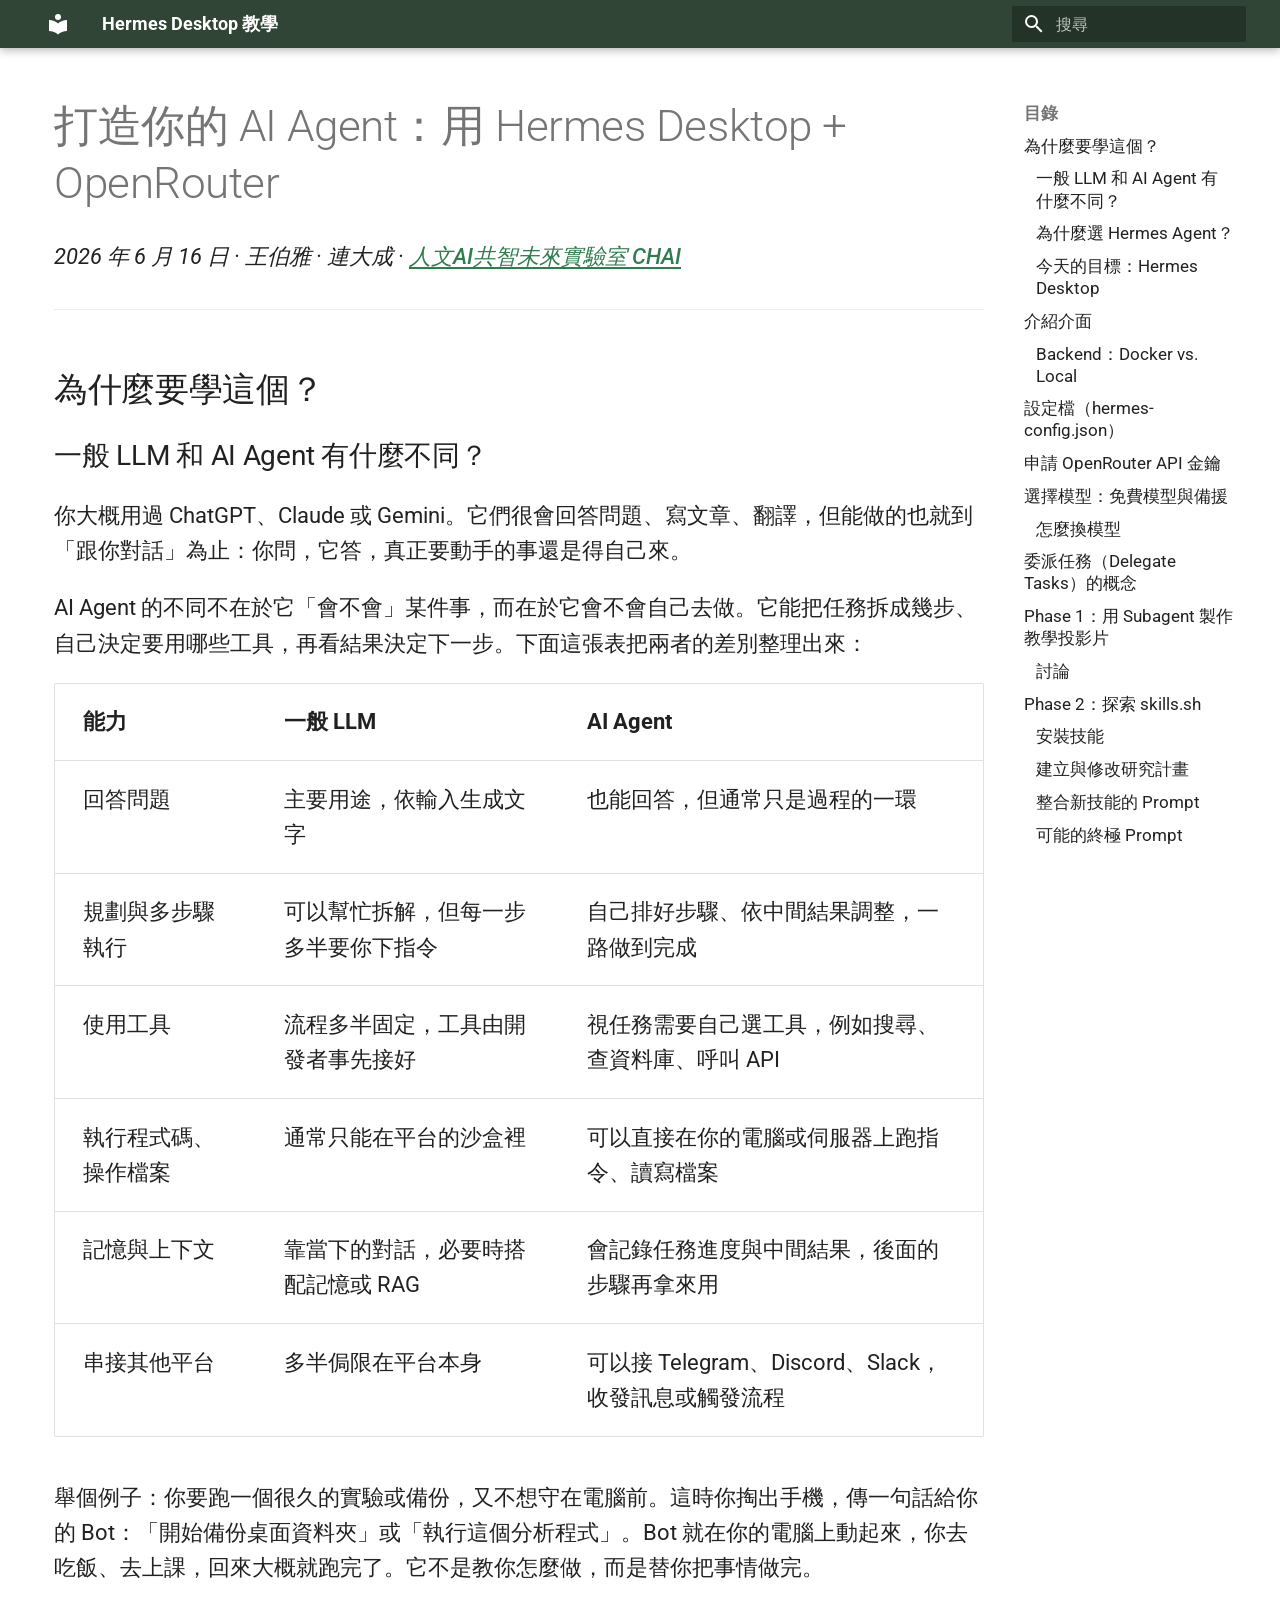
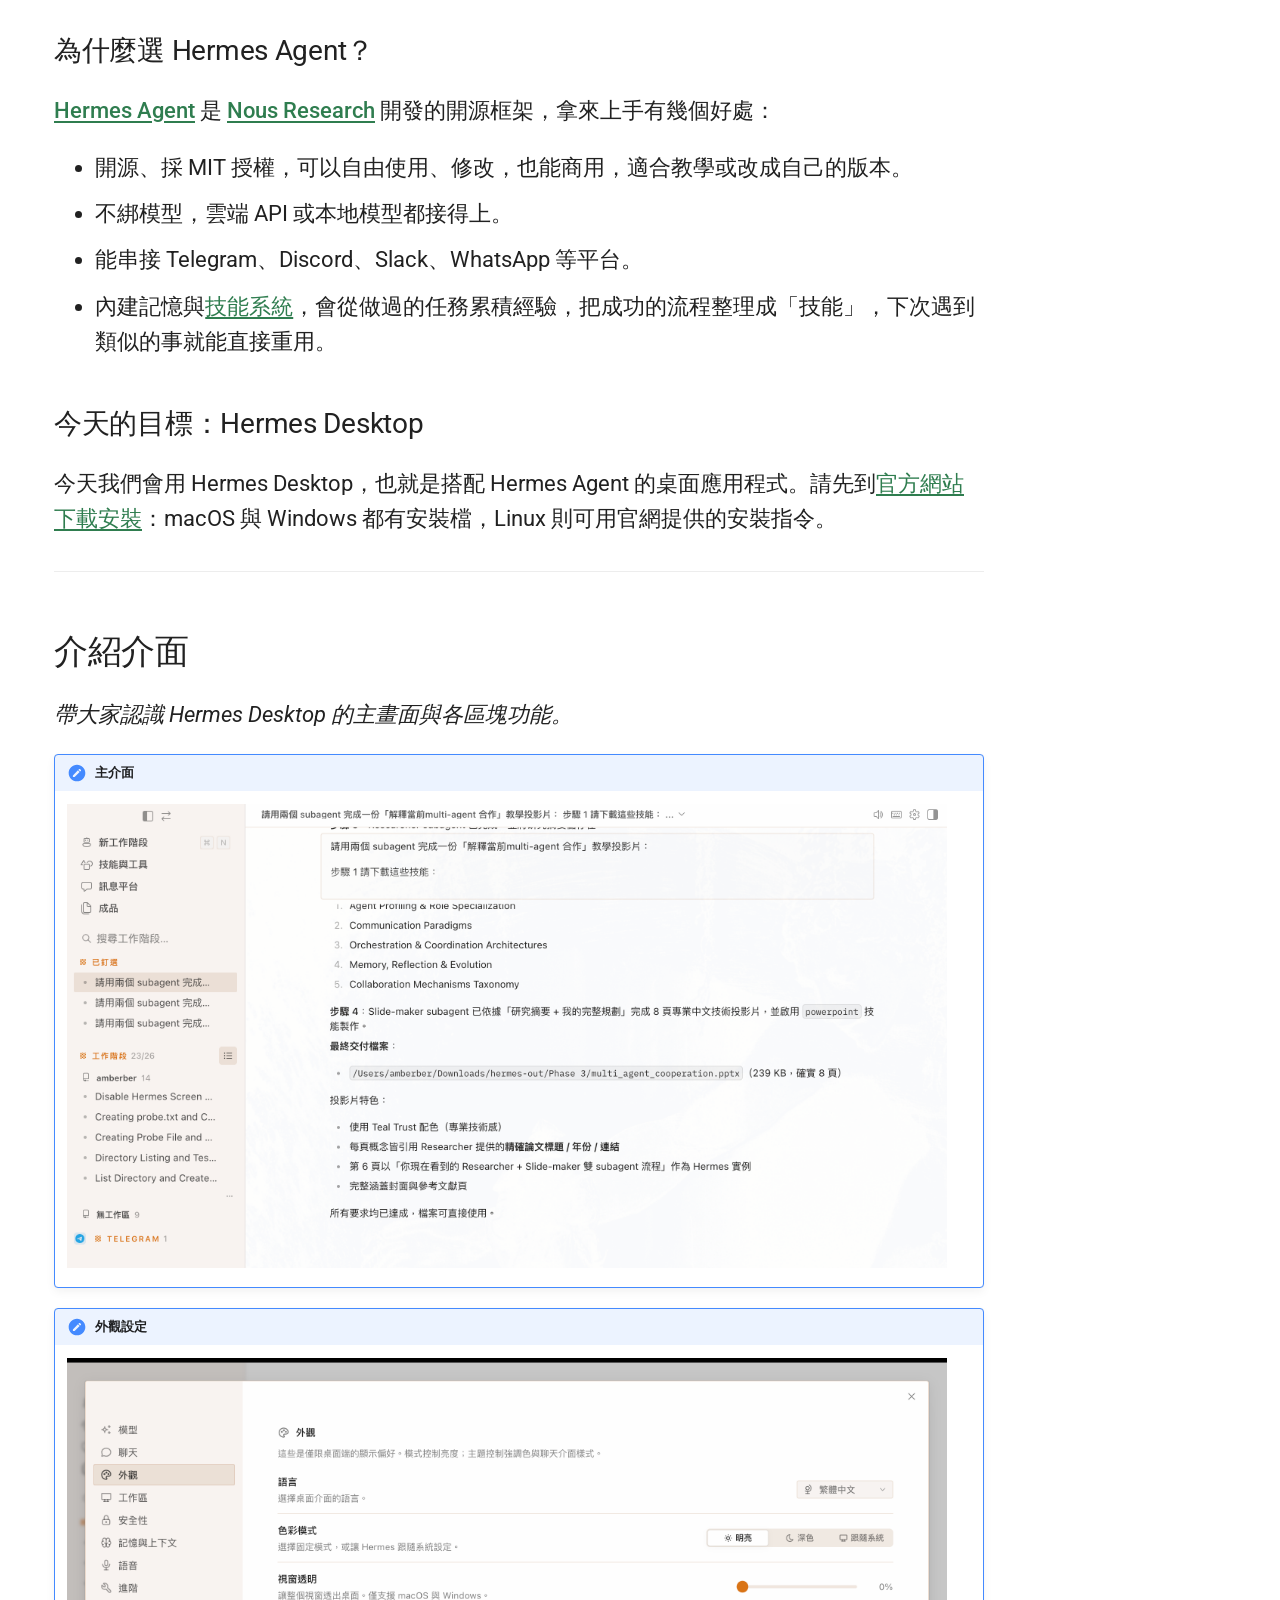
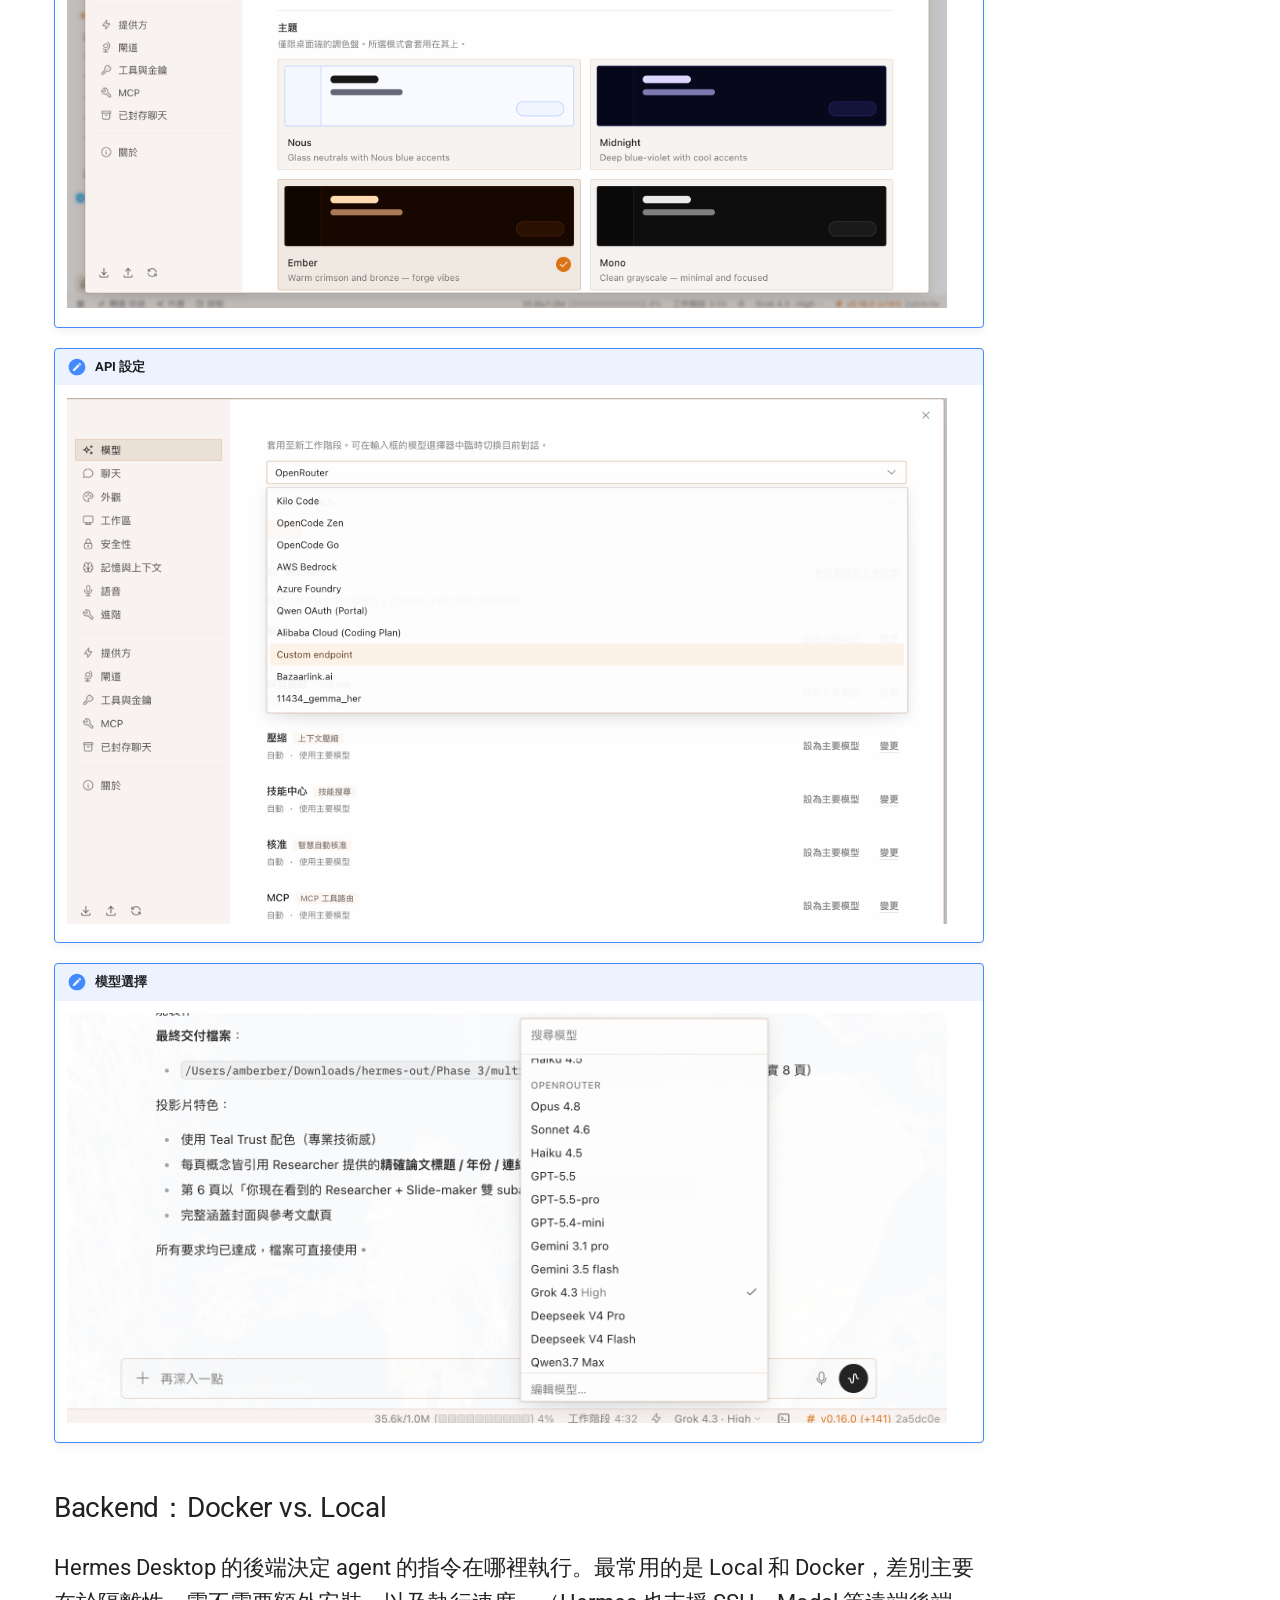
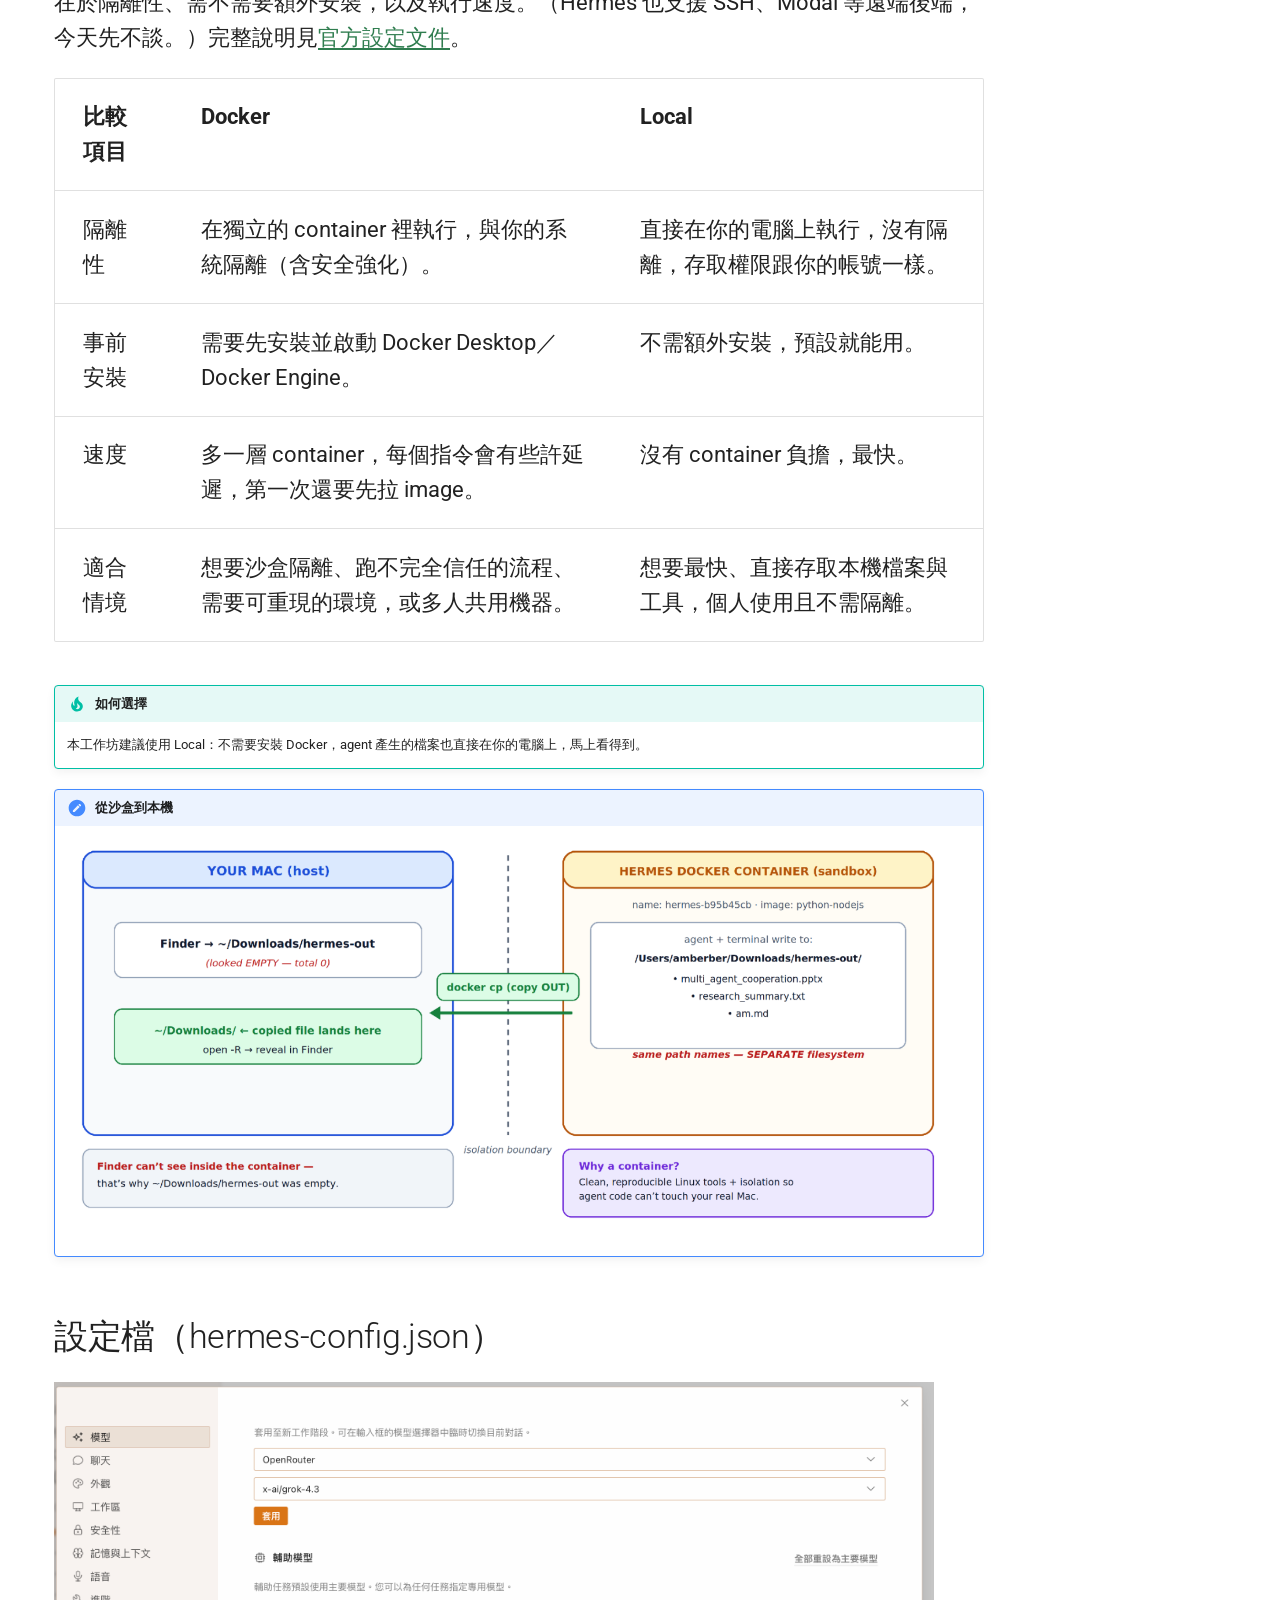
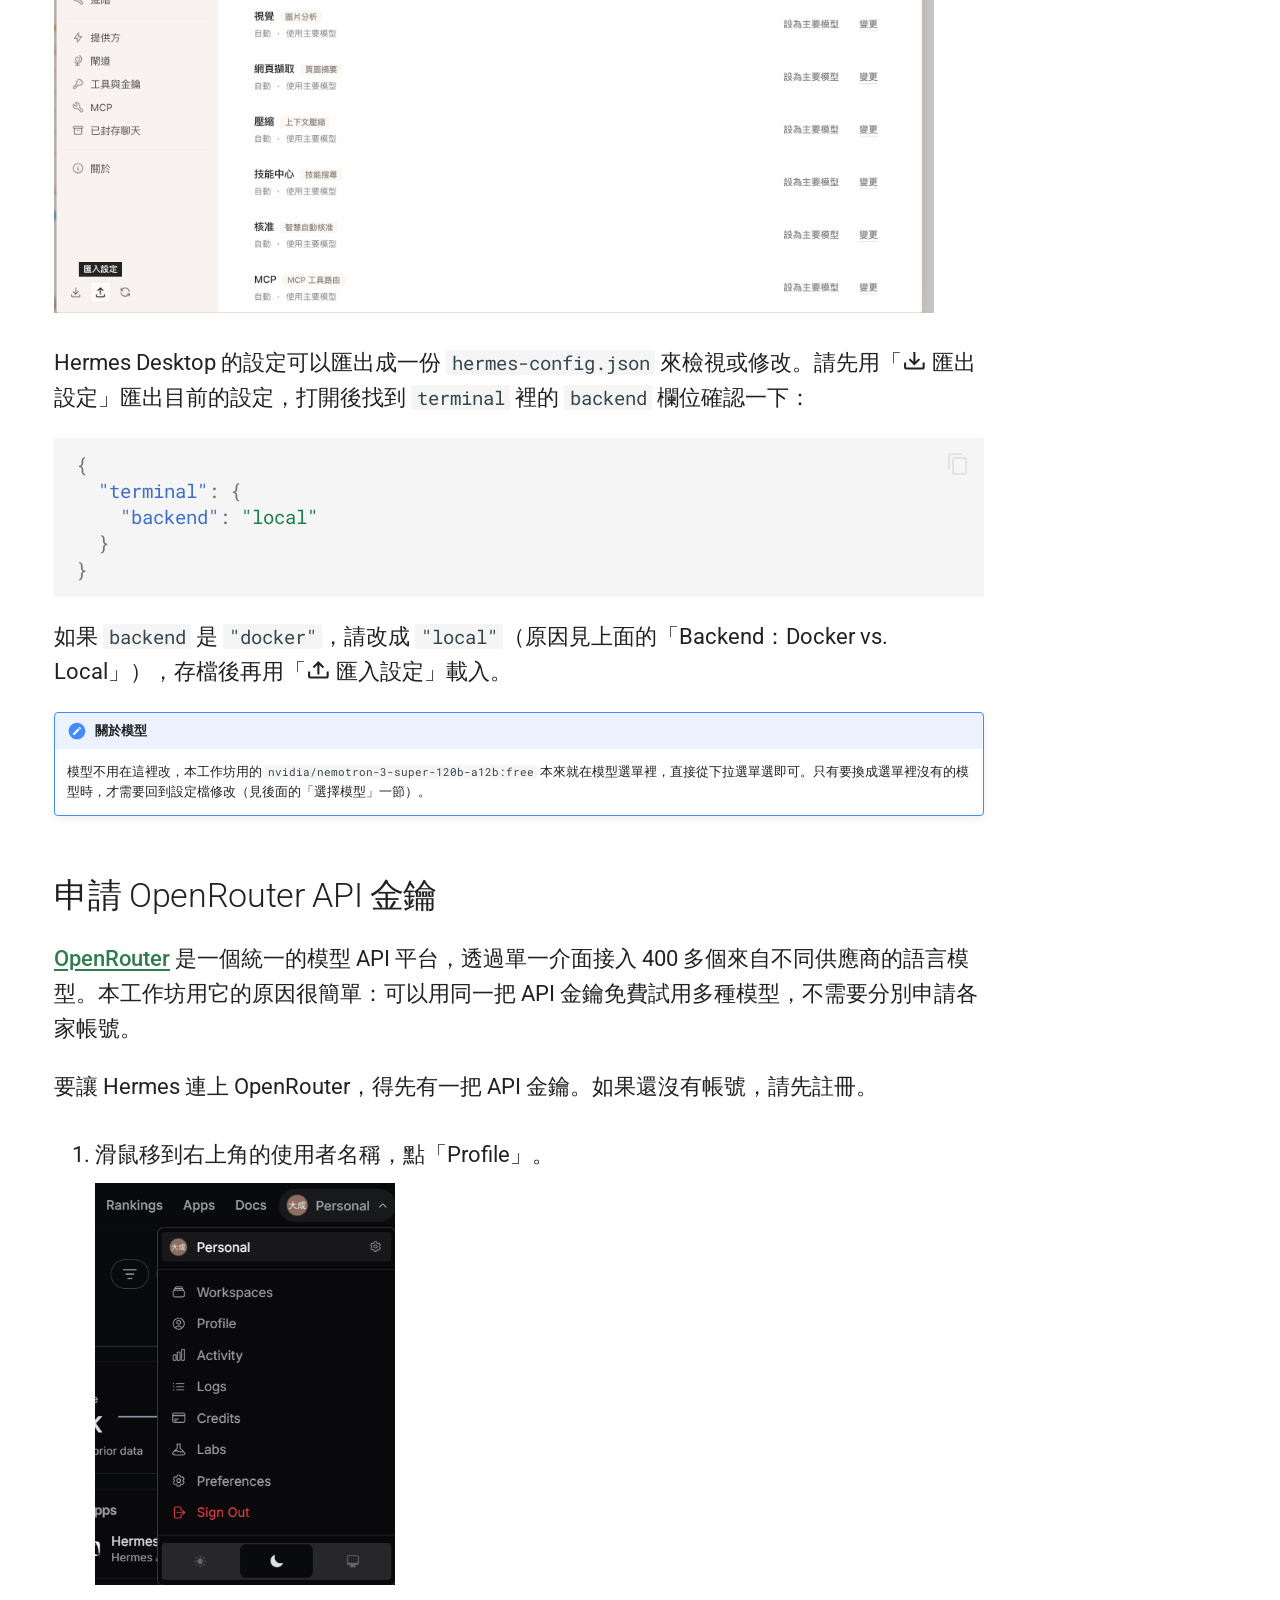
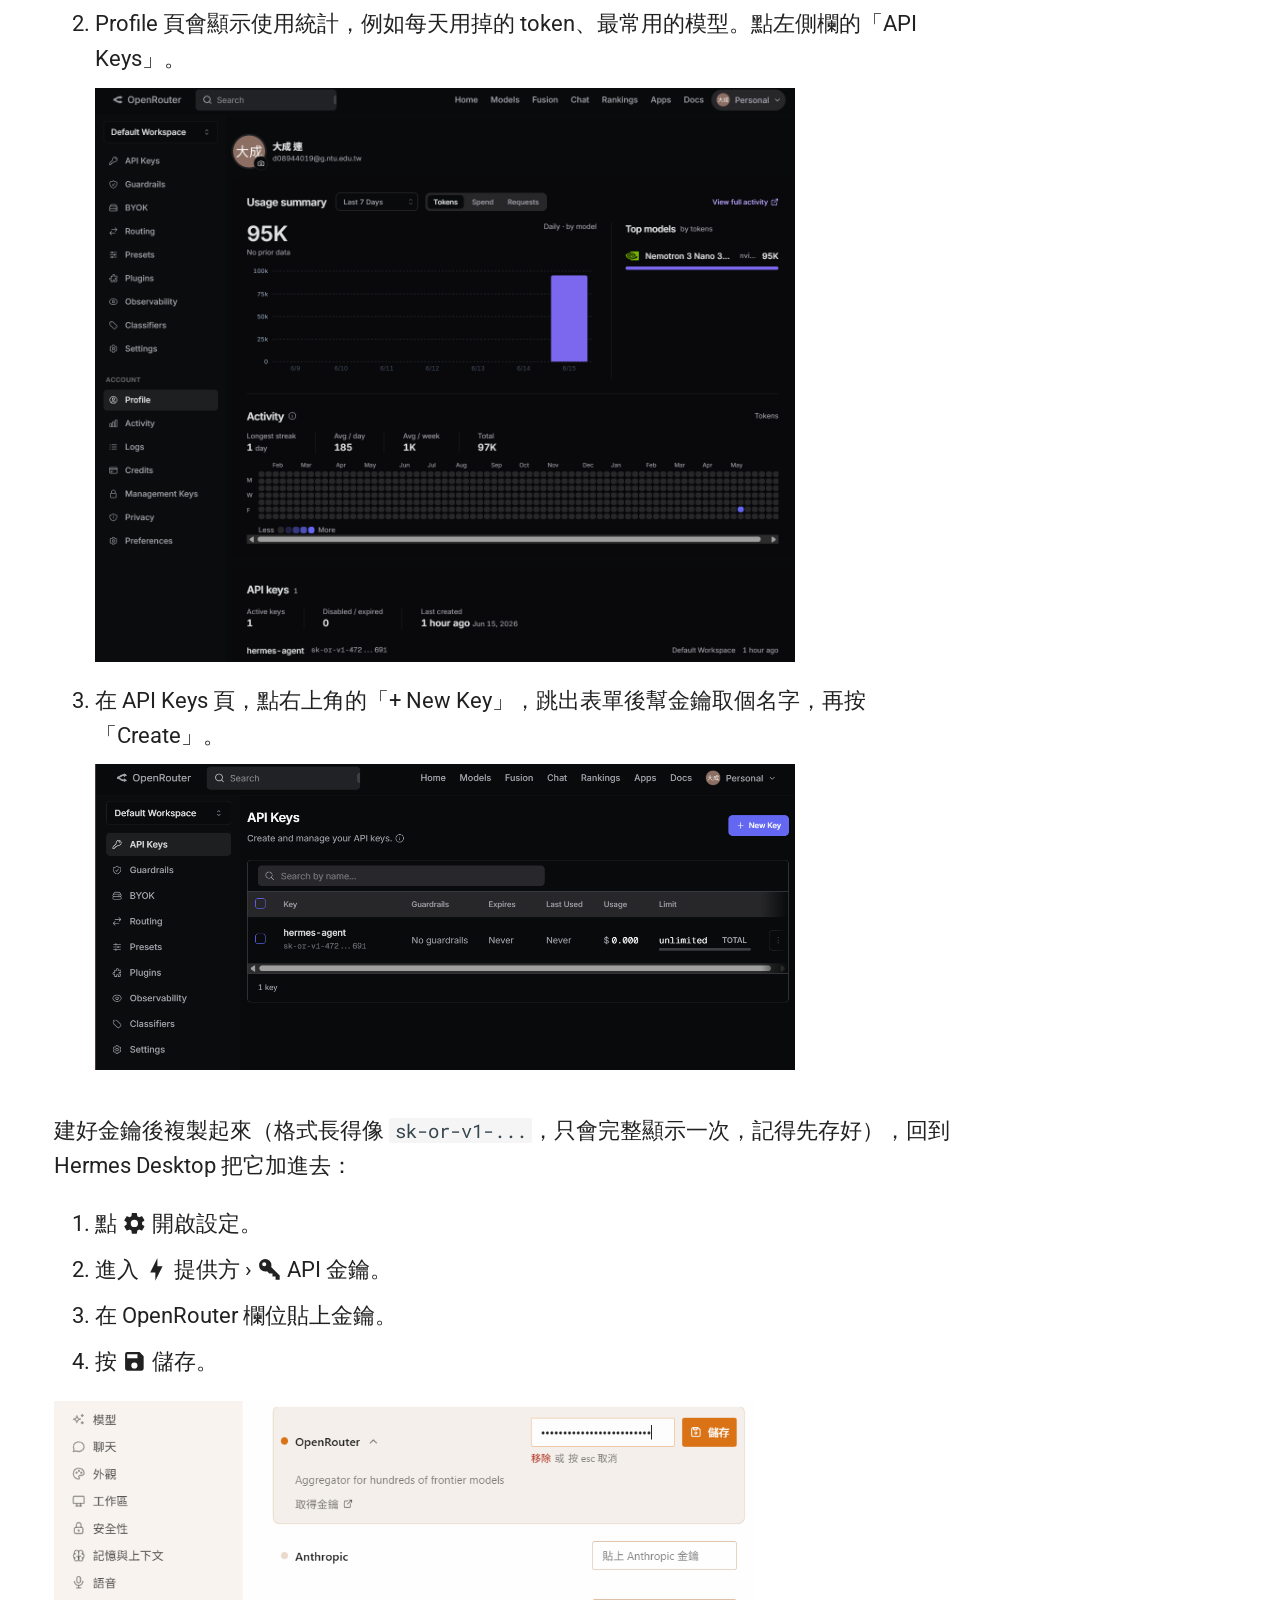
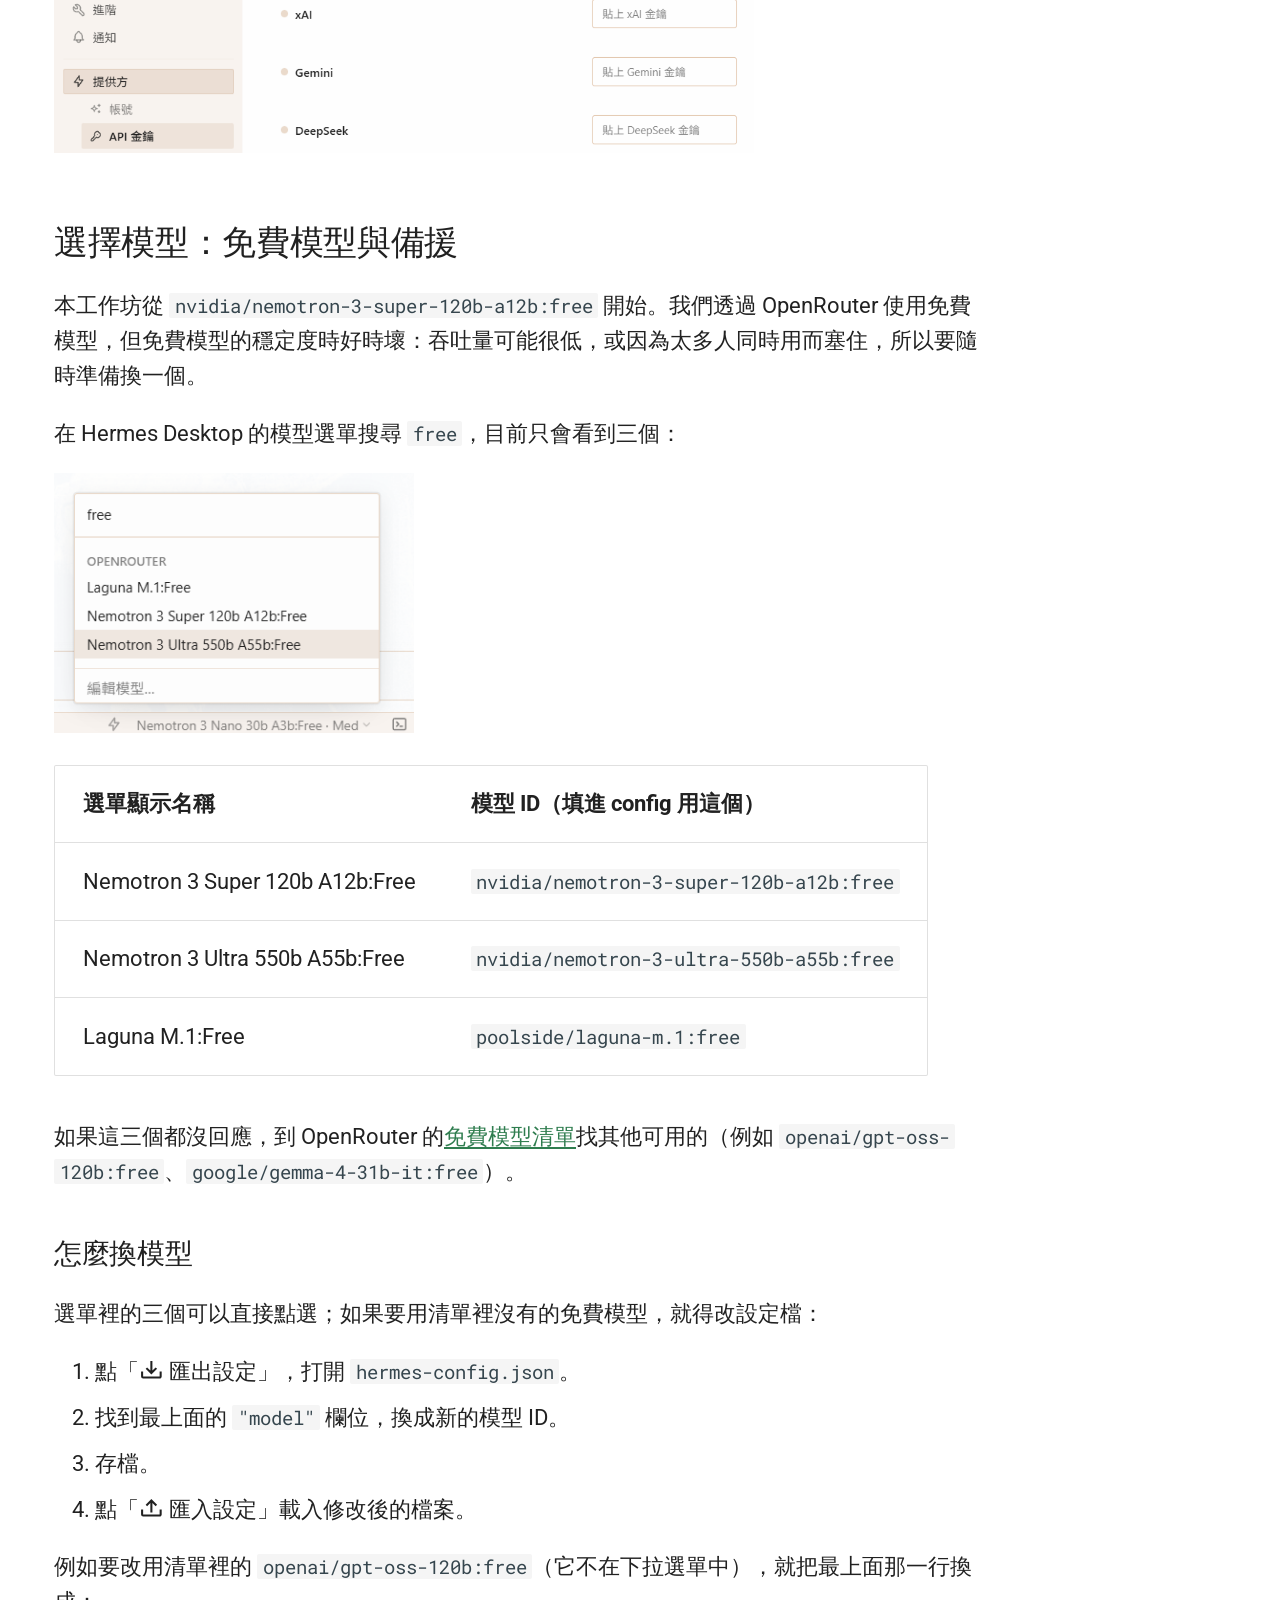
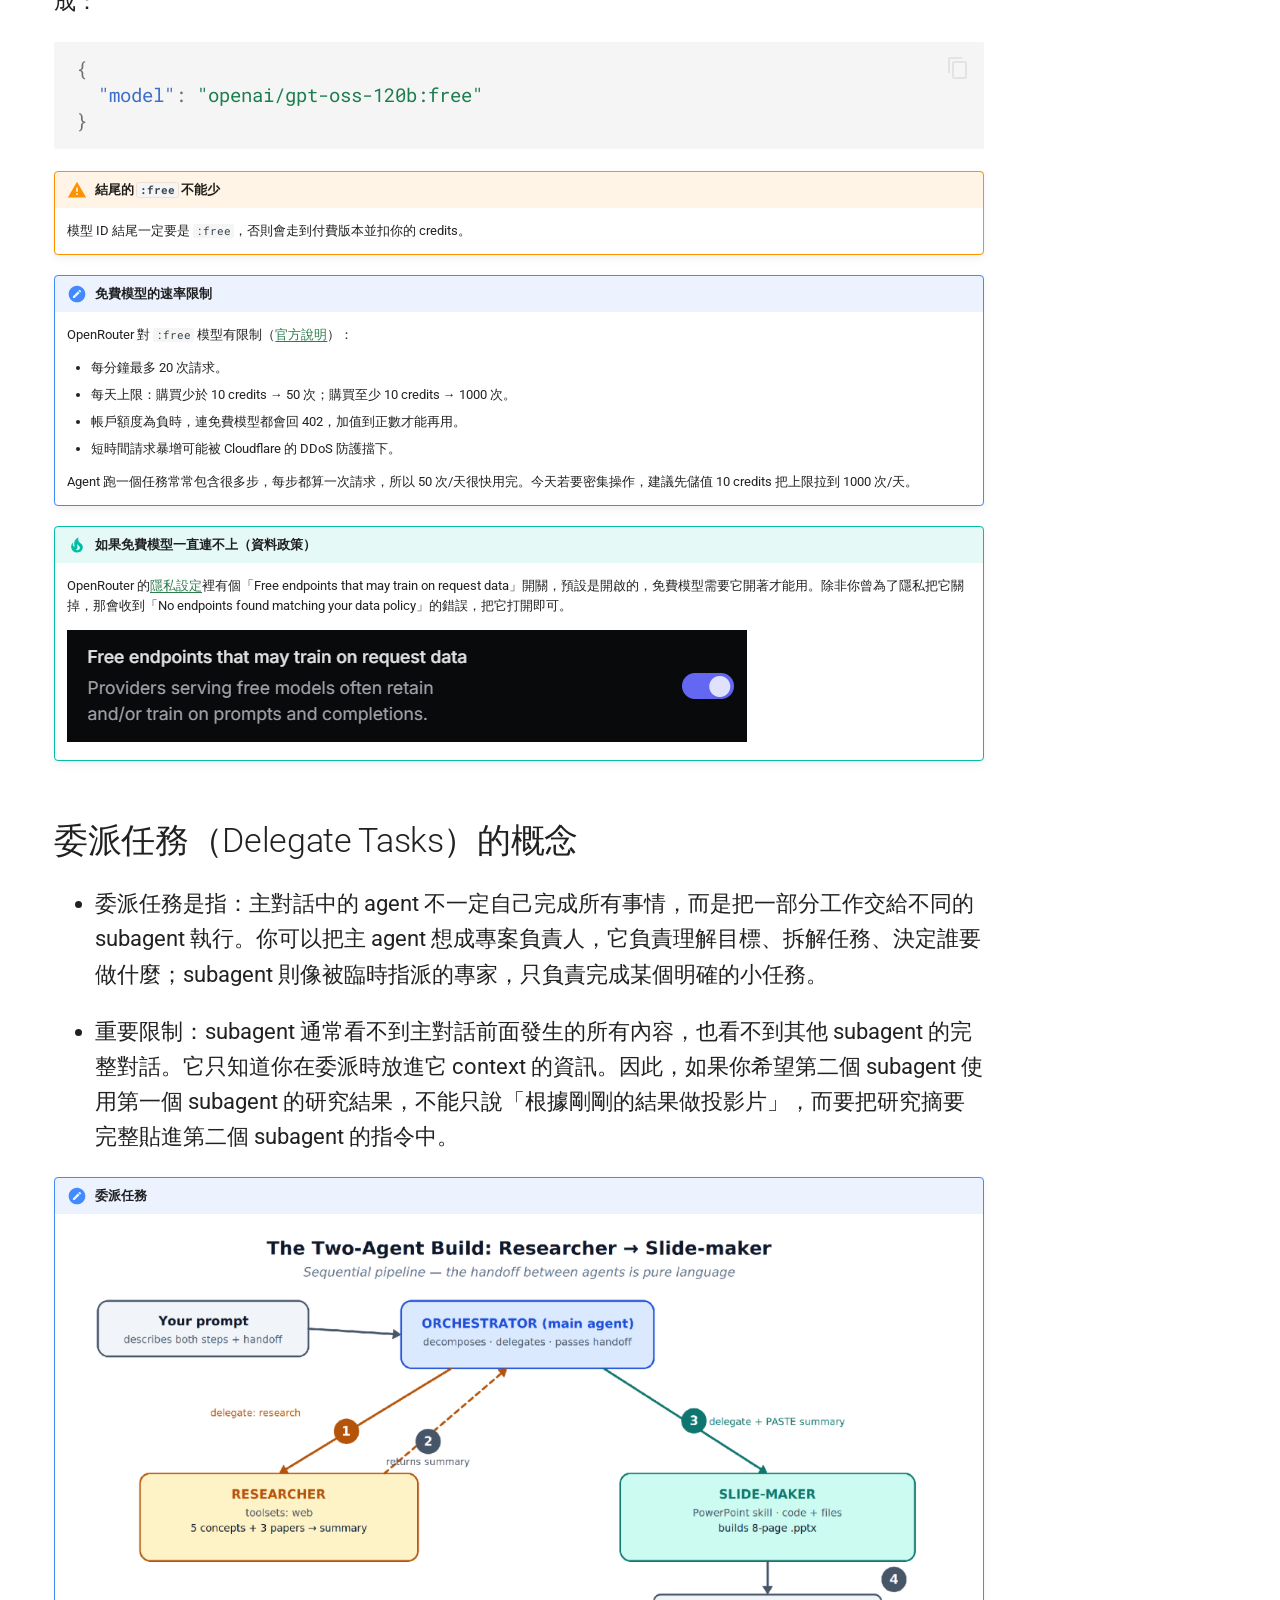
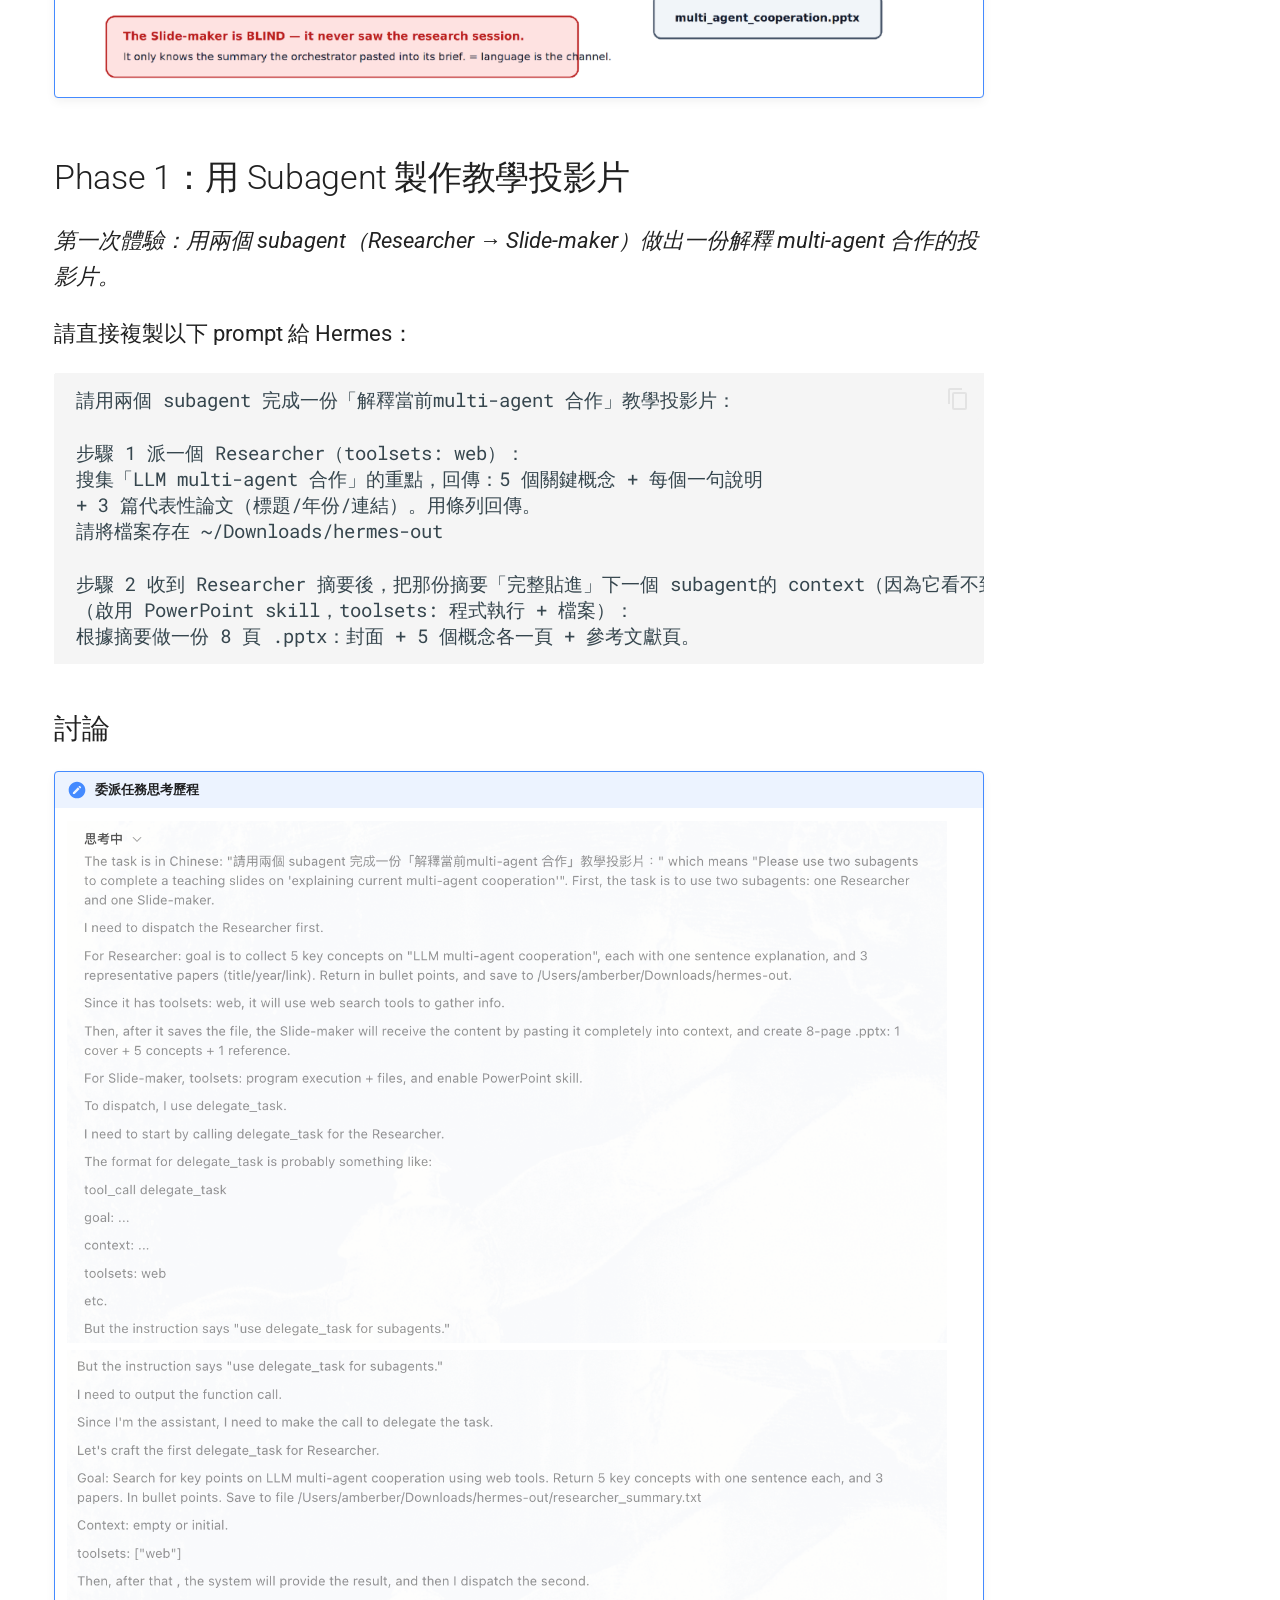
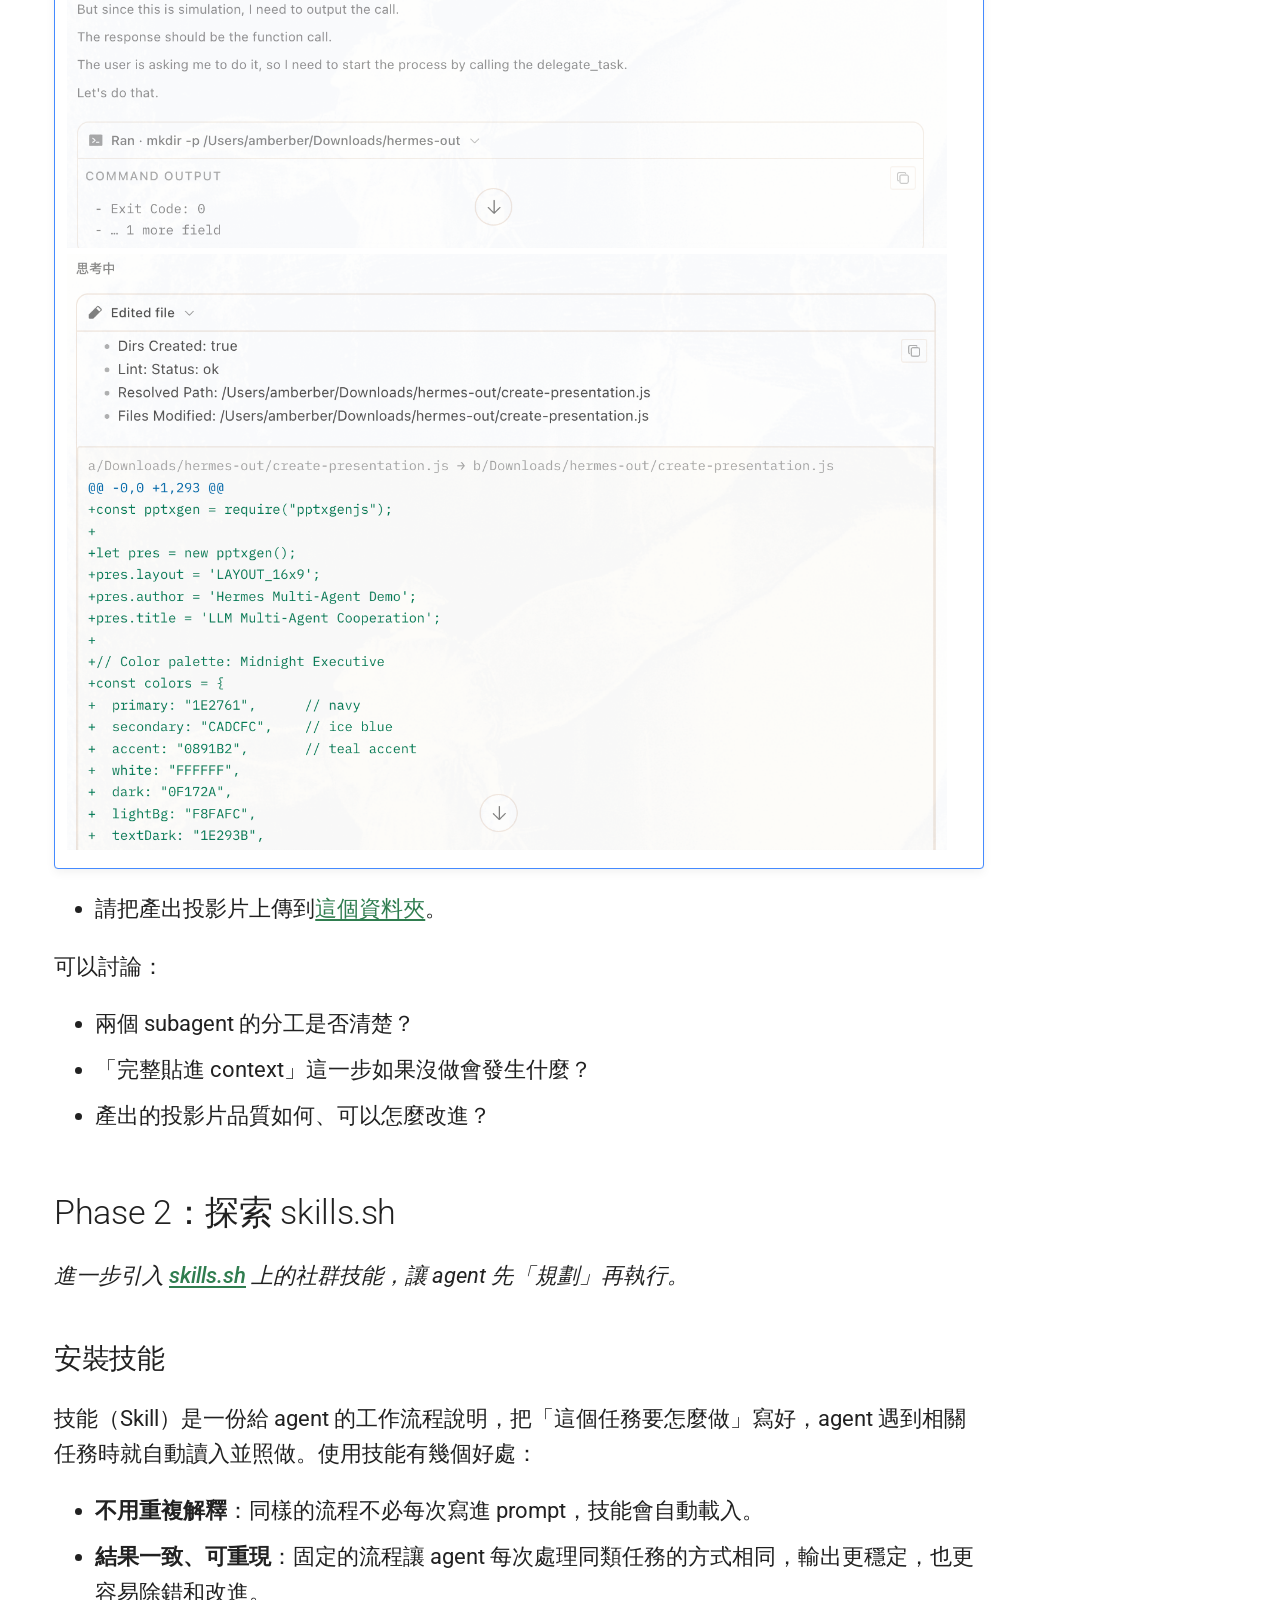
<file: index.html>
<!doctype html>
<html lang="zh-TW" class="no-js">
  <head>
    
      <meta charset="utf-8">
      <meta name="viewport" content="width=device-width,initial-scale=1">
      
        <meta name="description" content="用 Hermes Desktop + OpenRouter">
      
      
      
        <link rel="canonical" href="https://lopentu.github.io/hermes-desktop-tutorial/">
      
      
      
      
        
      
      
      <link rel="icon" href="assets/images/favicon.png">
      <meta name="generator" content="mkdocs-1.6.1, mkdocs-material-9.7.6">
    
    
      
        <title>Hermes Desktop 教學</title>
      
    
    
      <link rel="stylesheet" href="assets/stylesheets/main.484c7ddc.min.css">
      
        
        <link rel="stylesheet" href="assets/stylesheets/palette.ab4e12ef.min.css">
      
      


    
    
      
    
    
      
        
        
        <link rel="preconnect" href="https://fonts.gstatic.com" crossorigin>
        <link rel="stylesheet" href="https://fonts.googleapis.com/css?family=Roboto:300,300i,400,400i,700,700i%7CRoboto+Mono:400,400i,700,700i&display=fallback">
        <style>:root{--md-text-font:"Roboto";--md-code-font:"Roboto Mono"}</style>
      
    
    
      <link rel="stylesheet" href="stylesheets/extra.css">
    
    <script>__md_scope=new URL(".",location),__md_hash=e=>[...e].reduce(((e,_)=>(e<<5)-e+_.charCodeAt(0)),0),__md_get=(e,_=localStorage,t=__md_scope)=>JSON.parse(_.getItem(t.pathname+"."+e)),__md_set=(e,_,t=localStorage,a=__md_scope)=>{try{t.setItem(a.pathname+"."+e,JSON.stringify(_))}catch(e){}}</script>
    
      

    
    
  </head>
  
  
    
    
    
    
    
    <body dir="ltr" data-md-color-scheme="default" data-md-color-primary="indigo" data-md-color-accent="indigo">
  
    
    <input class="md-toggle" data-md-toggle="drawer" type="checkbox" id="__drawer" autocomplete="off">
    <input class="md-toggle" data-md-toggle="search" type="checkbox" id="__search" autocomplete="off">
    <label class="md-overlay" for="__drawer"></label>
    <div data-md-component="skip">
      
        
        <a href="#ai-agent-hermes-desktop-openrouter" class="md-skip">
          跳轉到
        </a>
      
    </div>
    <div data-md-component="announce">
      
    </div>
    
    
      

  

<header class="md-header md-header--shadow" data-md-component="header">
  <nav class="md-header__inner md-grid" aria-label="頁首">
    <a href="." title="Hermes Desktop 教學" class="md-header__button md-logo" aria-label="Hermes Desktop 教學" data-md-component="logo">
      
  
  <svg xmlns="http://www.w3.org/2000/svg" viewBox="0 0 24 24"><path d="M12 8a3 3 0 0 0 3-3 3 3 0 0 0-3-3 3 3 0 0 0-3 3 3 3 0 0 0 3 3m0 3.54C9.64 9.35 6.5 8 3 8v11c3.5 0 6.64 1.35 9 3.54 2.36-2.19 5.5-3.54 9-3.54V8c-3.5 0-6.64 1.35-9 3.54"/></svg>

    </a>
    <label class="md-header__button md-icon" for="__drawer">
      
      <svg xmlns="http://www.w3.org/2000/svg" viewBox="0 0 24 24"><path d="M3 6h18v2H3zm0 5h18v2H3zm0 5h18v2H3z"/></svg>
    </label>
    <div class="md-header__title" data-md-component="header-title">
      <div class="md-header__ellipsis">
        <div class="md-header__topic">
          <span class="md-ellipsis">
            Hermes Desktop 教學
          </span>
        </div>
        <div class="md-header__topic" data-md-component="header-topic">
          <span class="md-ellipsis">
            
              打造你的 AI Agent：用 Hermes Desktop + OpenRouter
            
          </span>
        </div>
      </div>
    </div>
    
      
    
    
    
    
      
      
        <label class="md-header__button md-icon" for="__search">
          
          <svg xmlns="http://www.w3.org/2000/svg" viewBox="0 0 24 24"><path d="M9.5 3A6.5 6.5 0 0 1 16 9.5c0 1.61-.59 3.09-1.56 4.23l.27.27h.79l5 5-1.5 1.5-5-5v-.79l-.27-.27A6.52 6.52 0 0 1 9.5 16 6.5 6.5 0 0 1 3 9.5 6.5 6.5 0 0 1 9.5 3m0 2C7 5 5 7 5 9.5S7 14 9.5 14 14 12 14 9.5 12 5 9.5 5"/></svg>
        </label>
        <div class="md-search" data-md-component="search" role="dialog">
  <label class="md-search__overlay" for="__search"></label>
  <div class="md-search__inner" role="search">
    <form class="md-search__form" name="search">
      <input type="text" class="md-search__input" name="query" aria-label="搜尋" placeholder="搜尋" autocapitalize="off" autocorrect="off" autocomplete="off" spellcheck="false" data-md-component="search-query" required>
      <label class="md-search__icon md-icon" for="__search">
        
        <svg xmlns="http://www.w3.org/2000/svg" viewBox="0 0 24 24"><path d="M9.5 3A6.5 6.5 0 0 1 16 9.5c0 1.61-.59 3.09-1.56 4.23l.27.27h.79l5 5-1.5 1.5-5-5v-.79l-.27-.27A6.52 6.52 0 0 1 9.5 16 6.5 6.5 0 0 1 3 9.5 6.5 6.5 0 0 1 9.5 3m0 2C7 5 5 7 5 9.5S7 14 9.5 14 14 12 14 9.5 12 5 9.5 5"/></svg>
        
        <svg xmlns="http://www.w3.org/2000/svg" viewBox="0 0 24 24"><path d="M20 11v2H8l5.5 5.5-1.42 1.42L4.16 12l7.92-7.92L13.5 5.5 8 11z"/></svg>
      </label>
      <nav class="md-search__options" aria-label="搜尋">
        
        <button type="reset" class="md-search__icon md-icon" title="清除" aria-label="清除" tabindex="-1">
          
          <svg xmlns="http://www.w3.org/2000/svg" viewBox="0 0 24 24"><path d="M19 6.41 17.59 5 12 10.59 6.41 5 5 6.41 10.59 12 5 17.59 6.41 19 12 13.41 17.59 19 19 17.59 13.41 12z"/></svg>
        </button>
      </nav>
      
    </form>
    <div class="md-search__output">
      <div class="md-search__scrollwrap" tabindex="0" data-md-scrollfix>
        <div class="md-search-result" data-md-component="search-result">
          <div class="md-search-result__meta">
            正在初始化搜尋引擎
          </div>
          <ol class="md-search-result__list" role="presentation"></ol>
        </div>
      </div>
    </div>
  </div>
</div>
      
    
    
  </nav>
  
</header>
    
    <div class="md-container" data-md-component="container">
      
      
        
          
        
      
      <main class="md-main" data-md-component="main">
        <div class="md-main__inner md-grid">
          
            
              
              <div class="md-sidebar md-sidebar--primary" data-md-component="sidebar" data-md-type="navigation" >
                <div class="md-sidebar__scrollwrap">
                  <div class="md-sidebar__inner">
                    



<nav class="md-nav md-nav--primary" aria-label="導覽列" data-md-level="0">
  <label class="md-nav__title" for="__drawer">
    <a href="." title="Hermes Desktop 教學" class="md-nav__button md-logo" aria-label="Hermes Desktop 教學" data-md-component="logo">
      
  
  <svg xmlns="http://www.w3.org/2000/svg" viewBox="0 0 24 24"><path d="M12 8a3 3 0 0 0 3-3 3 3 0 0 0-3-3 3 3 0 0 0-3 3 3 3 0 0 0 3 3m0 3.54C9.64 9.35 6.5 8 3 8v11c3.5 0 6.64 1.35 9 3.54 2.36-2.19 5.5-3.54 9-3.54V8c-3.5 0-6.64 1.35-9 3.54"/></svg>

    </a>
    Hermes Desktop 教學
  </label>
  
  <ul class="md-nav__list" data-md-scrollfix>
    
      
      
  
  
    
  
  
  
    <li class="md-nav__item md-nav__item--active">
      
      <input class="md-nav__toggle md-toggle" type="checkbox" id="__toc">
      
      
        
      
      
        <label class="md-nav__link md-nav__link--active" for="__toc">
          
  
  
  <span class="md-ellipsis">
    
  
    打造你的 AI Agent：用 Hermes Desktop + OpenRouter
  

    
  </span>
  
  

          <span class="md-nav__icon md-icon"></span>
        </label>
      
      <a href="." class="md-nav__link md-nav__link--active">
        
  
  
  <span class="md-ellipsis">
    
  
    打造你的 AI Agent：用 Hermes Desktop + OpenRouter
  

    
  </span>
  
  

      </a>
      
        

  

<nav class="md-nav md-nav--secondary" aria-label="目錄">
  
  
  
    
  
  
    <label class="md-nav__title" for="__toc">
      <span class="md-nav__icon md-icon"></span>
      目錄
    </label>
    <ul class="md-nav__list" data-md-component="toc" data-md-scrollfix>
      
        <li class="md-nav__item">
  <a href="#_1" class="md-nav__link">
    <span class="md-ellipsis">
      
        為什麼要學這個？
      
    </span>
  </a>
  
    <nav class="md-nav" aria-label="為什麼要學這個？">
      <ul class="md-nav__list">
        
          <li class="md-nav__item">
  <a href="#llm-ai-agent" class="md-nav__link">
    <span class="md-ellipsis">
      
        一般 LLM 和 AI Agent 有什麼不同？
      
    </span>
  </a>
  
</li>
        
          <li class="md-nav__item">
  <a href="#hermes-agent" class="md-nav__link">
    <span class="md-ellipsis">
      
        為什麼選 Hermes Agent？
      
    </span>
  </a>
  
</li>
        
          <li class="md-nav__item">
  <a href="#hermes-desktop" class="md-nav__link">
    <span class="md-ellipsis">
      
        今天的目標：Hermes Desktop
      
    </span>
  </a>
  
</li>
        
      </ul>
    </nav>
  
</li>
      
        <li class="md-nav__item">
  <a href="#_2" class="md-nav__link">
    <span class="md-ellipsis">
      
        介紹介面
      
    </span>
  </a>
  
    <nav class="md-nav" aria-label="介紹介面">
      <ul class="md-nav__list">
        
          <li class="md-nav__item">
  <a href="#backenddocker-vs-local" class="md-nav__link">
    <span class="md-ellipsis">
      
        Backend：Docker vs. Local
      
    </span>
  </a>
  
</li>
        
      </ul>
    </nav>
  
</li>
      
        <li class="md-nav__item">
  <a href="#hermes-configjson" class="md-nav__link">
    <span class="md-ellipsis">
      
        設定檔（hermes-config.json）
      
    </span>
  </a>
  
</li>
      
        <li class="md-nav__item">
  <a href="#openrouter-api" class="md-nav__link">
    <span class="md-ellipsis">
      
        申請 OpenRouter API 金鑰
      
    </span>
  </a>
  
</li>
      
        <li class="md-nav__item">
  <a href="#_3" class="md-nav__link">
    <span class="md-ellipsis">
      
        選擇模型：免費模型與備援
      
    </span>
  </a>
  
    <nav class="md-nav" aria-label="選擇模型：免費模型與備援">
      <ul class="md-nav__list">
        
          <li class="md-nav__item">
  <a href="#_4" class="md-nav__link">
    <span class="md-ellipsis">
      
        怎麼換模型
      
    </span>
  </a>
  
</li>
        
      </ul>
    </nav>
  
</li>
      
        <li class="md-nav__item">
  <a href="#delegate-tasks" class="md-nav__link">
    <span class="md-ellipsis">
      
        委派任務（Delegate Tasks）的概念
      
    </span>
  </a>
  
</li>
      
        <li class="md-nav__item">
  <a href="#phase-1-subagent" class="md-nav__link">
    <span class="md-ellipsis">
      
        Phase 1：用 Subagent 製作教學投影片
      
    </span>
  </a>
  
    <nav class="md-nav" aria-label="Phase 1：用 Subagent 製作教學投影片">
      <ul class="md-nav__list">
        
          <li class="md-nav__item">
  <a href="#_5" class="md-nav__link">
    <span class="md-ellipsis">
      
        討論
      
    </span>
  </a>
  
</li>
        
      </ul>
    </nav>
  
</li>
      
        <li class="md-nav__item">
  <a href="#phase-2-skillssh" class="md-nav__link">
    <span class="md-ellipsis">
      
        Phase 2：探索 skills.sh
      
    </span>
  </a>
  
    <nav class="md-nav" aria-label="Phase 2：探索 skills.sh">
      <ul class="md-nav__list">
        
          <li class="md-nav__item">
  <a href="#_6" class="md-nav__link">
    <span class="md-ellipsis">
      
        安裝技能
      
    </span>
  </a>
  
</li>
        
          <li class="md-nav__item">
  <a href="#_7" class="md-nav__link">
    <span class="md-ellipsis">
      
        建立與修改研究計畫
      
    </span>
  </a>
  
</li>
        
          <li class="md-nav__item">
  <a href="#prompt" class="md-nav__link">
    <span class="md-ellipsis">
      
        整合新技能的 Prompt
      
    </span>
  </a>
  
</li>
        
          <li class="md-nav__item">
  <a href="#prompt_1" class="md-nav__link">
    <span class="md-ellipsis">
      
        可能的終極 Prompt
      
    </span>
  </a>
  
</li>
        
      </ul>
    </nav>
  
</li>
      
    </ul>
  
</nav>
      
    </li>
  

    
  </ul>
</nav>
                  </div>
                </div>
              </div>
            
            
              
              <div class="md-sidebar md-sidebar--secondary" data-md-component="sidebar" data-md-type="toc" >
                <div class="md-sidebar__scrollwrap">
                  <div class="md-sidebar__inner">
                    

  

<nav class="md-nav md-nav--secondary" aria-label="目錄">
  
  
  
    
  
  
    <label class="md-nav__title" for="__toc">
      <span class="md-nav__icon md-icon"></span>
      目錄
    </label>
    <ul class="md-nav__list" data-md-component="toc" data-md-scrollfix>
      
        <li class="md-nav__item">
  <a href="#_1" class="md-nav__link">
    <span class="md-ellipsis">
      
        為什麼要學這個？
      
    </span>
  </a>
  
    <nav class="md-nav" aria-label="為什麼要學這個？">
      <ul class="md-nav__list">
        
          <li class="md-nav__item">
  <a href="#llm-ai-agent" class="md-nav__link">
    <span class="md-ellipsis">
      
        一般 LLM 和 AI Agent 有什麼不同？
      
    </span>
  </a>
  
</li>
        
          <li class="md-nav__item">
  <a href="#hermes-agent" class="md-nav__link">
    <span class="md-ellipsis">
      
        為什麼選 Hermes Agent？
      
    </span>
  </a>
  
</li>
        
          <li class="md-nav__item">
  <a href="#hermes-desktop" class="md-nav__link">
    <span class="md-ellipsis">
      
        今天的目標：Hermes Desktop
      
    </span>
  </a>
  
</li>
        
      </ul>
    </nav>
  
</li>
      
        <li class="md-nav__item">
  <a href="#_2" class="md-nav__link">
    <span class="md-ellipsis">
      
        介紹介面
      
    </span>
  </a>
  
    <nav class="md-nav" aria-label="介紹介面">
      <ul class="md-nav__list">
        
          <li class="md-nav__item">
  <a href="#backenddocker-vs-local" class="md-nav__link">
    <span class="md-ellipsis">
      
        Backend：Docker vs. Local
      
    </span>
  </a>
  
</li>
        
      </ul>
    </nav>
  
</li>
      
        <li class="md-nav__item">
  <a href="#hermes-configjson" class="md-nav__link">
    <span class="md-ellipsis">
      
        設定檔（hermes-config.json）
      
    </span>
  </a>
  
</li>
      
        <li class="md-nav__item">
  <a href="#openrouter-api" class="md-nav__link">
    <span class="md-ellipsis">
      
        申請 OpenRouter API 金鑰
      
    </span>
  </a>
  
</li>
      
        <li class="md-nav__item">
  <a href="#_3" class="md-nav__link">
    <span class="md-ellipsis">
      
        選擇模型：免費模型與備援
      
    </span>
  </a>
  
    <nav class="md-nav" aria-label="選擇模型：免費模型與備援">
      <ul class="md-nav__list">
        
          <li class="md-nav__item">
  <a href="#_4" class="md-nav__link">
    <span class="md-ellipsis">
      
        怎麼換模型
      
    </span>
  </a>
  
</li>
        
      </ul>
    </nav>
  
</li>
      
        <li class="md-nav__item">
  <a href="#delegate-tasks" class="md-nav__link">
    <span class="md-ellipsis">
      
        委派任務（Delegate Tasks）的概念
      
    </span>
  </a>
  
</li>
      
        <li class="md-nav__item">
  <a href="#phase-1-subagent" class="md-nav__link">
    <span class="md-ellipsis">
      
        Phase 1：用 Subagent 製作教學投影片
      
    </span>
  </a>
  
    <nav class="md-nav" aria-label="Phase 1：用 Subagent 製作教學投影片">
      <ul class="md-nav__list">
        
          <li class="md-nav__item">
  <a href="#_5" class="md-nav__link">
    <span class="md-ellipsis">
      
        討論
      
    </span>
  </a>
  
</li>
        
      </ul>
    </nav>
  
</li>
      
        <li class="md-nav__item">
  <a href="#phase-2-skillssh" class="md-nav__link">
    <span class="md-ellipsis">
      
        Phase 2：探索 skills.sh
      
    </span>
  </a>
  
    <nav class="md-nav" aria-label="Phase 2：探索 skills.sh">
      <ul class="md-nav__list">
        
          <li class="md-nav__item">
  <a href="#_6" class="md-nav__link">
    <span class="md-ellipsis">
      
        安裝技能
      
    </span>
  </a>
  
</li>
        
          <li class="md-nav__item">
  <a href="#_7" class="md-nav__link">
    <span class="md-ellipsis">
      
        建立與修改研究計畫
      
    </span>
  </a>
  
</li>
        
          <li class="md-nav__item">
  <a href="#prompt" class="md-nav__link">
    <span class="md-ellipsis">
      
        整合新技能的 Prompt
      
    </span>
  </a>
  
</li>
        
          <li class="md-nav__item">
  <a href="#prompt_1" class="md-nav__link">
    <span class="md-ellipsis">
      
        可能的終極 Prompt
      
    </span>
  </a>
  
</li>
        
      </ul>
    </nav>
  
</li>
      
    </ul>
  
</nav>
                  </div>
                </div>
              </div>
            
          
          
            <div class="md-content" data-md-component="content">
              
              <article class="md-content__inner md-typeset">
                
                  



<h1 id="ai-agent-hermes-desktop-openrouter">打造你的 AI Agent：用 Hermes Desktop + OpenRouter<a class="headerlink" href="#ai-agent-hermes-desktop-openrouter" title="Permanent link">&para;</a></h1>
<p><em>2026 年 6 月 16 日 · 王伯雅 · 連大成 · <a href="https://ntu-chai.github.io/">人文AI共智未來實驗室 CHAI</a></em></p>
<hr />
<h2 id="_1">為什麼要學這個？<a class="headerlink" href="#_1" title="Permanent link">&para;</a></h2>
<h3 id="llm-ai-agent">一般 LLM 和 AI Agent 有什麼不同？<a class="headerlink" href="#llm-ai-agent" title="Permanent link">&para;</a></h3>
<p>你大概用過 ChatGPT、Claude 或 Gemini。它們很會回答問題、寫文章、翻譯，但能做的也就到「跟你對話」為止：你問，它答，真正要動手的事還是得自己來。</p>
<p>AI Agent 的不同不在於它「會不會」某件事，而在於它會不會自己去做。它能把任務拆成幾步、自己決定要用哪些工具，再看結果決定下一步。下面這張表把兩者的差別整理出來：</p>
<table>
<thead>
<tr>
<th>能力</th>
<th>一般 LLM</th>
<th>AI Agent</th>
</tr>
</thead>
<tbody>
<tr>
<td>回答問題</td>
<td>主要用途，依輸入生成文字</td>
<td>也能回答，但通常只是過程的一環</td>
</tr>
<tr>
<td>規劃與多步驟執行</td>
<td>可以幫忙拆解，但每一步多半要你下指令</td>
<td>自己排好步驟、依中間結果調整，一路做到完成</td>
</tr>
<tr>
<td>使用工具</td>
<td>流程多半固定，工具由開發者事先接好</td>
<td>視任務需要自己選工具，例如搜尋、查資料庫、呼叫 API</td>
</tr>
<tr>
<td>執行程式碼、操作檔案</td>
<td>通常只能在平台的沙盒裡</td>
<td>可以直接在你的電腦或伺服器上跑指令、讀寫檔案</td>
</tr>
<tr>
<td>記憶與上下文</td>
<td>靠當下的對話，必要時搭配記憶或 RAG</td>
<td>會記錄任務進度與中間結果，後面的步驟再拿來用</td>
</tr>
<tr>
<td>串接其他平台</td>
<td>多半侷限在平台本身</td>
<td>可以接 Telegram、Discord、Slack，收發訊息或觸發流程</td>
</tr>
</tbody>
</table>
<p>舉個例子：你要跑一個很久的實驗或備份，又不想守在電腦前。這時你掏出手機，傳一句話給你的 Bot：「開始備份桌面資料夾」或「執行這個分析程式」。Bot 就在你的電腦上動起來，你去吃飯、去上課，回來大概就跑完了。它不是教你怎麼做，而是替你把事情做完。</p>
<h3 id="hermes-agent">為什麼選 Hermes Agent？<a class="headerlink" href="#hermes-agent" title="Permanent link">&para;</a></h3>
<p><a href="https://github.com/NousResearch/hermes-agent">Hermes Agent</a> 是 <a href="https://nousresearch.com/">Nous Research</a> 開發的開源框架，拿來上手有幾個好處：</p>
<ul>
<li>開源、採 MIT 授權，可以自由使用、修改，也能商用，適合教學或改成自己的版本。</li>
<li>不綁模型，雲端 API 或本地模型都接得上。</li>
<li>能串接 Telegram、Discord、Slack、WhatsApp 等平台。</li>
<li>內建記憶與<a href="https://hermes-agent.nousresearch.com/docs/user-guide/features/skills#common-commands">技能系統</a>，會從做過的任務累積經驗，把成功的流程整理成「技能」，下次遇到類似的事就能直接重用。</li>
</ul>
<h3 id="hermes-desktop">今天的目標：Hermes Desktop<a class="headerlink" href="#hermes-desktop" title="Permanent link">&para;</a></h3>
<p>今天我們會用 Hermes Desktop，也就是搭配 Hermes Agent 的桌面應用程式。請先到<a href="https://hermes-agent.nousresearch.com/">官方網站下載安裝</a>：macOS 與 Windows 都有安裝檔，Linux 則可用官網提供的安裝指令。</p>
<hr />
<h2 id="_2">介紹介面<a class="headerlink" href="#_2" title="Permanent link">&para;</a></h2>
<p><em>帶大家認識 Hermes Desktop 的主畫面與各區塊功能。</em></p>
<!-- !!! note "📷 截圖：主介面"
    在此插入 Hermes Desktop 主畫面截圖，並標註：對話區、subagent 面板、設定入口等重點區塊。 -->

<!-- TODO:
  - 逐一說明畫面上的主要區塊
  - 標出待會會用到的按鈕／入口
-->
<div class="admonition note">
<p class="admonition-title">主介面</p>
<p><img alt="對話頁面" src="images/her_interface.png" width="880" /></p>
</div>
<div class="admonition note">
<p class="admonition-title">外觀設定</p>
<p><img alt="外觀設定" src="images/her_apperance.png" width="880" /></p>
</div>
<div class="admonition note">
<p class="admonition-title">API 設定</p>
<p><img alt="API 設定" src="images/her_model.png" width="880" /></p>
</div>
<div class="admonition note">
<p class="admonition-title">模型選擇</p>
<p><img alt="模型選擇" src="images/her_selection.png" width="880" /></p>
</div>
<h3 id="backenddocker-vs-local">Backend：Docker vs. Local<a class="headerlink" href="#backenddocker-vs-local" title="Permanent link">&para;</a></h3>
<p>Hermes Desktop 的後端決定 agent 的指令在哪裡執行。最常用的是 Local 和 Docker，差別主要在於隔離性、需不需要額外安裝，以及執行速度。（Hermes 也支援 SSH、Modal 等遠端後端，今天先不談。）完整說明見<a href="https://hermes-agent.nousresearch.com/docs/user-guide/configuration#terminal-backend-configuration">官方設定文件</a>。</p>
<table>
<thead>
<tr>
<th>比較項目</th>
<th>Docker</th>
<th>Local</th>
</tr>
</thead>
<tbody>
<tr>
<td>隔離性</td>
<td>在獨立的 container 裡執行，與你的系統隔離（含安全強化）。</td>
<td>直接在你的電腦上執行，沒有隔離，存取權限跟你的帳號一樣。</td>
</tr>
<tr>
<td>事前安裝</td>
<td>需要先安裝並啟動 Docker Desktop／Docker Engine。</td>
<td>不需額外安裝，預設就能用。</td>
</tr>
<tr>
<td>速度</td>
<td>多一層 container，每個指令會有些許延遲，第一次還要先拉 image。</td>
<td>沒有 container 負擔，最快。</td>
</tr>
<tr>
<td>適合情境</td>
<td>想要沙盒隔離、跑不完全信任的流程、需要可重現的環境，或多人共用機器。</td>
<td>想要最快、直接存取本機檔案與工具，個人使用且不需隔離。</td>
</tr>
</tbody>
</table>
<div class="admonition tip">
<p class="admonition-title">如何選擇</p>
<p>本工作坊建議使用 Local：不需要安裝 Docker，agent 產生的檔案也直接在你的電腦上，馬上看得到。</p>
</div>
<div class="admonition note">
<p class="admonition-title">從沙盒到本機</p>
<p><img alt="從沙盒到本機" src="images/her_docker_local.png" width="880" /></p>
</div>
<!-- *說明兩種後端執行方式的差別，協助大家依環境選擇。* -->

<!-- !!! tip "如何選擇"
    TODO: 一句話總結：什麼情況用 Docker、什麼情況用 Local。 -->

<h2 id="hermes-configjson">設定檔（hermes-config.json）<a class="headerlink" href="#hermes-configjson" title="Permanent link">&para;</a></h2>
<p><img alt="設定的匯出與匯入" src="images/her_config.png" width="880" /></p>
<p>Hermes Desktop 的設定可以匯出成一份 <code>hermes-config.json</code> 來檢視或修改。請先用「<span class="twemoji"><svg xmlns="http://www.w3.org/2000/svg" viewBox="0 0 24 24"><path d="M2 12h2v5h16v-5h2v5c0 1.11-.89 2-2 2H4a2 2 0 0 1-2-2zm10 3 5.55-5.46-1.42-1.41L13 11.25V2h-2v9.25L7.88 8.13 6.46 9.55z"/></svg></span> 匯出設定」匯出目前的設定，打開後找到 <code>terminal</code> 裡的 <code>backend</code> 欄位確認一下：</p>
<div class="highlight"><pre><span></span><code><a id="__codelineno-0-1" name="__codelineno-0-1" href="#__codelineno-0-1"></a><span class="p">{</span>
<a id="__codelineno-0-2" name="__codelineno-0-2" href="#__codelineno-0-2"></a><span class="w">  </span><span class="nt">&quot;terminal&quot;</span><span class="p">:</span><span class="w"> </span><span class="p">{</span>
<a id="__codelineno-0-3" name="__codelineno-0-3" href="#__codelineno-0-3"></a><span class="w">    </span><span class="nt">&quot;backend&quot;</span><span class="p">:</span><span class="w"> </span><span class="s2">&quot;local&quot;</span>
<a id="__codelineno-0-4" name="__codelineno-0-4" href="#__codelineno-0-4"></a><span class="w">  </span><span class="p">}</span>
<a id="__codelineno-0-5" name="__codelineno-0-5" href="#__codelineno-0-5"></a><span class="p">}</span>
</code></pre></div>
<p>如果 <code>backend</code> 是 <code>"docker"</code>，請改成 <code>"local"</code>（原因見上面的「Backend：Docker vs. Local」），存檔後再用「<span class="twemoji"><svg xmlns="http://www.w3.org/2000/svg" viewBox="0 0 24 24"><path d="M2 12h2v5h16v-5h2v5c0 1.11-.89 2-2 2H4a2 2 0 0 1-2-2zM12 2 6.46 7.46l1.42 1.42L11 5.75V15h2V5.75l3.13 3.13 1.42-1.43z"/></svg></span> 匯入設定」載入。</p>
<div class="admonition note">
<p class="admonition-title">關於模型</p>
<p>模型不用在這裡改，本工作坊用的 <code>nvidia/nemotron-3-super-120b-a12b:free</code> 本來就在模型選單裡，直接從下拉選單選即可。只有要換成選單裡沒有的模型時，才需要回到設定檔修改（見後面的「選擇模型」一節）。</p>
</div>
<h2 id="openrouter-api">申請 OpenRouter API 金鑰<a class="headerlink" href="#openrouter-api" title="Permanent link">&para;</a></h2>
<p><a href="https://openrouter.ai/">OpenRouter</a> 是一個統一的模型 API 平台，透過單一介面接入 400 多個來自不同供應商的語言模型。本工作坊用它的原因很簡單：可以用同一把 API 金鑰免費試用多種模型，不需要分別申請各家帳號。</p>
<p>要讓 Hermes 連上 OpenRouter，得先有一把 API 金鑰。如果還沒有帳號，請先註冊。</p>
<ol>
<li>
<p>滑鼠移到右上角的使用者名稱，點「Profile」。</p>
<p><img alt="在 OpenRouter 右上角選單點 Profile" src="images/openrouter-dropdown.png" width="300" /></p>
</li>
<li>
<p>Profile 頁會顯示使用統計，例如每天用掉的 token、最常用的模型。點左側欄的「API Keys」。</p>
<p><img alt="OpenRouter Profile 頁，左側欄有 API Keys" src="images/openrouter-profile.png" width="700" /></p>
</li>
<li>
<p>在 API Keys 頁，點右上角的「+ New Key」，跳出表單後幫金鑰取個名字，再按「Create」。</p>
<p><img alt="OpenRouter 新增 API 金鑰的表單" src="images/openrouter-api-key.png" width="700" /></p>
</li>
</ol>
<p>建好金鑰後複製起來（格式長得像 <code>sk-or-v1-...</code>，只會完整顯示一次，記得先存好），回到 Hermes Desktop 把它加進去：</p>
<ol>
<li>點 <span class="twemoji"><svg xmlns="http://www.w3.org/2000/svg" viewBox="0 0 24 24"><path d="M12 15.5A3.5 3.5 0 0 1 8.5 12 3.5 3.5 0 0 1 12 8.5a3.5 3.5 0 0 1 3.5 3.5 3.5 3.5 0 0 1-3.5 3.5m7.43-2.53c.04-.32.07-.64.07-.97s-.03-.66-.07-1l2.11-1.63c.19-.15.24-.42.12-.64l-2-3.46c-.12-.22-.39-.31-.61-.22l-2.49 1c-.52-.39-1.06-.73-1.69-.98l-.37-2.65A.506.506 0 0 0 14 2h-4c-.25 0-.46.18-.5.42l-.37 2.65c-.63.25-1.17.59-1.69.98l-2.49-1c-.22-.09-.49 0-.61.22l-2 3.46c-.13.22-.07.49.12.64L4.57 11c-.04.34-.07.67-.07 1s.03.65.07.97l-2.11 1.66c-.19.15-.25.42-.12.64l2 3.46c.12.22.39.3.61.22l2.49-1.01c.52.4 1.06.74 1.69.99l.37 2.65c.04.24.25.42.5.42h4c.25 0 .46-.18.5-.42l.37-2.65c.63-.26 1.17-.59 1.69-.99l2.49 1.01c.22.08.49 0 .61-.22l2-3.46c.12-.22.07-.49-.12-.64z"/></svg></span> 開啟設定。</li>
<li>進入 <span class="twemoji"><svg xmlns="http://www.w3.org/2000/svg" viewBox="0 0 24 24"><path d="M11 15H6l7-14v8h5l-7 14z"/></svg></span> 提供方 › <span class="twemoji"><svg xmlns="http://www.w3.org/2000/svg" viewBox="0 0 24 24"><path d="M22 18v4h-4v-3h-3v-3h-3l-2.26-2.26c-.55.17-1.13.26-1.74.26a6 6 0 0 1-6-6 6 6 0 0 1 6-6 6 6 0 0 1 6 6c0 .61-.09 1.19-.26 1.74zM7 5a2 2 0 0 0-2 2 2 2 0 0 0 2 2 2 2 0 0 0 2-2 2 2 0 0 0-2-2"/></svg></span> API 金鑰。</li>
<li>在 OpenRouter 欄位貼上金鑰。</li>
<li>按 <span class="twemoji"><svg xmlns="http://www.w3.org/2000/svg" viewBox="0 0 24 24"><path d="M15 9H5V5h10m-3 14a3 3 0 0 1-3-3 3 3 0 0 1 3-3 3 3 0 0 1 3 3 3 3 0 0 1-3 3m5-16H5a2 2 0 0 0-2 2v14a2 2 0 0 0 2 2h14a2 2 0 0 0 2-2V7z"/></svg></span> 儲存。</li>
</ol>
<p><img alt="在 Hermes Desktop 的「提供方 › API 金鑰」頁把金鑰貼到 OpenRouter 並儲存" src="images/hermes-add-openrouter-apikey.png" width="700" /></p>
<h2 id="_3">選擇模型：免費模型與備援<a class="headerlink" href="#_3" title="Permanent link">&para;</a></h2>
<p>本工作坊從 <code>nvidia/nemotron-3-super-120b-a12b:free</code> 開始。我們透過 OpenRouter 使用免費模型，但免費模型的穩定度時好時壞：吞吐量可能很低，或因為太多人同時用而塞住，所以要隨時準備換一個。</p>
<p>在 Hermes Desktop 的模型選單搜尋 <code>free</code>，目前只會看到三個：</p>
<p><img alt="在 Hermes Desktop 搜尋 free 只會看到三個免費模型" src="images/hermes-free-models.png" width="360" /></p>
<table>
<thead>
<tr>
<th>選單顯示名稱</th>
<th>模型 ID（填進 config 用這個）</th>
</tr>
</thead>
<tbody>
<tr>
<td>Nemotron 3 Super 120b A12b:Free</td>
<td><code>nvidia/nemotron-3-super-120b-a12b:free</code></td>
</tr>
<tr>
<td>Nemotron 3 Ultra 550b A55b:Free</td>
<td><code>nvidia/nemotron-3-ultra-550b-a55b:free</code></td>
</tr>
<tr>
<td>Laguna M.1:Free</td>
<td><code>poolside/laguna-m.1:free</code></td>
</tr>
</tbody>
</table>
<p>如果這三個都沒回應，到 OpenRouter 的<a href="https://openrouter.ai/collections/free-models">免費模型清單</a>找其他可用的（例如 <code>openai/gpt-oss-120b:free</code>、<code>google/gemma-4-31b-it:free</code>）。</p>
<h3 id="_4">怎麼換模型<a class="headerlink" href="#_4" title="Permanent link">&para;</a></h3>
<p>選單裡的三個可以直接點選；如果要用清單裡沒有的免費模型，就得改設定檔：</p>
<ol>
<li>點「<span class="twemoji"><svg xmlns="http://www.w3.org/2000/svg" viewBox="0 0 24 24"><path d="M2 12h2v5h16v-5h2v5c0 1.11-.89 2-2 2H4a2 2 0 0 1-2-2zm10 3 5.55-5.46-1.42-1.41L13 11.25V2h-2v9.25L7.88 8.13 6.46 9.55z"/></svg></span> 匯出設定」，打開 <code>hermes-config.json</code>。</li>
<li>找到最上面的 <code>"model"</code> 欄位，換成新的模型 ID。</li>
<li>存檔。</li>
<li>點「<span class="twemoji"><svg xmlns="http://www.w3.org/2000/svg" viewBox="0 0 24 24"><path d="M2 12h2v5h16v-5h2v5c0 1.11-.89 2-2 2H4a2 2 0 0 1-2-2zM12 2 6.46 7.46l1.42 1.42L11 5.75V15h2V5.75l3.13 3.13 1.42-1.43z"/></svg></span> 匯入設定」載入修改後的檔案。</li>
</ol>
<p>例如要改用清單裡的 <code>openai/gpt-oss-120b:free</code>（它不在下拉選單中），就把最上面那一行換成：</p>
<div class="highlight"><pre><span></span><code><a id="__codelineno-1-1" name="__codelineno-1-1" href="#__codelineno-1-1"></a><span class="p">{</span>
<a id="__codelineno-1-2" name="__codelineno-1-2" href="#__codelineno-1-2"></a><span class="w">  </span><span class="nt">&quot;model&quot;</span><span class="p">:</span><span class="w"> </span><span class="s2">&quot;openai/gpt-oss-120b:free&quot;</span>
<a id="__codelineno-1-3" name="__codelineno-1-3" href="#__codelineno-1-3"></a><span class="p">}</span>
</code></pre></div>
<div class="admonition warning">
<p class="admonition-title">結尾的 <code>:free</code> 不能少</p>
<p>模型 ID 結尾一定要是 <code>:free</code>，否則會走到付費版本並扣你的 credits。</p>
</div>
<div class="admonition note">
<p class="admonition-title">免費模型的速率限制</p>
<p>OpenRouter 對 <code>:free</code> 模型有限制（<a href="https://openrouter.ai/docs/api/reference/limits">官方說明</a>）：</p>
<ul>
<li>每分鐘最多 20 次請求。</li>
<li>每天上限：購買少於 10 credits → 50 次；購買至少 10 credits → 1000 次。</li>
<li>帳戶額度為負時，連免費模型都會回 402，加值到正數才能再用。</li>
<li>短時間請求暴增可能被 Cloudflare 的 DDoS 防護擋下。</li>
</ul>
<p>Agent 跑一個任務常常包含很多步，每步都算一次請求，所以 50 次/天很快用完。今天若要密集操作，建議先儲值 10 credits 把上限拉到 1000 次/天。</p>
</div>
<div class="admonition tip">
<p class="admonition-title">如果免費模型一直連不上（資料政策）</p>
<p>OpenRouter 的<a href="https://openrouter.ai/settings/privacy">隱私設定</a>裡有個「Free endpoints that may train on request data」開關，預設是開啟的，免費模型需要它開著才能用。除非你曾為了隱私把它關掉，那會收到「No endpoints found matching your data policy」的錯誤，把它打開即可。</p>
<p><img alt="OpenRouter 隱私設定中「Free endpoints that may train on request data」開關，預設為開啟" src="images/openrouter-privacy.png" width="680" /></p>
</div>
<h2 id="delegate-tasks">委派任務（Delegate Tasks）的概念<a class="headerlink" href="#delegate-tasks" title="Permanent link">&para;</a></h2>
<ul>
<li>委派任務是指：主對話中的 agent 不一定自己完成所有事情，而是把一部分工作交給不同的 subagent 執行。你可以把主 agent 想成專案負責人，它負責理解目標、拆解任務、決定誰要做什麼；subagent 則像被臨時指派的專家，只負責完成某個明確的小任務。</li>
</ul>
<!-- subagent 的好處是可以分工。比如同一個目標是「做一份 multi-agent 教學投影片」，我們可以先派一個 Researcher 去查資料、整理重點，再派一個 Slide-maker 根據整理好的內容製作投影片。這樣每個 subagent 的任務比較清楚，也可以搭配不同 toolset：Researcher 需要 web 搜尋，Slide-maker 需要檔案操作、程式執行或簡報技能。 -->

<ul>
<li>重要限制：subagent 通常看不到主對話前面發生的所有內容，也看不到其他 subagent 的完整對話。它只知道你在委派時放進它 context 的資訊。因此，如果你希望第二個 subagent 使用第一個 subagent 的研究結果，不能只說「根據剛剛的結果做投影片」，而要把研究摘要完整貼進第二個 subagent 的指令中。</li>
</ul>
<div class="admonition note">
<p class="admonition-title">委派任務</p>
<p><img alt="委派任務" src="images/her_delegate.png" width="880" /></p>
</div>
<!-- 實作時可以遵守一個原則：委派出去的任務要像一張完整的工作單。裡面應該包含目標、輸入資料、輸出格式、檔案儲存位置、可使用的工具，以及任何不能遺漏的限制。context 給得越完整，subagent 越能穩定產出你想要的結果。 -->

<!-- *解釋「委派任務」是什麼、為什麼要把工作拆給多個 subagent，以及 context 為何無法跨 subagent 共享。*

<!-- TODO:
  - 什麼是 subagent？跟主對話的關係
  - 為什麼要委派：分工、各自專精的 toolset
  - 關鍵限制：subagent 看不到前面的對話，必要資訊要「完整貼進」它的 context
-->

<h2 id="phase-1-subagent">Phase 1：用 Subagent 製作教學投影片<a class="headerlink" href="#phase-1-subagent" title="Permanent link">&para;</a></h2>
<p><em>第一次體驗：用兩個 subagent（Researcher → Slide-maker）做出一份解釋 multi-agent 合作的投影片。</em></p>
<p>請直接複製以下 prompt 給 Hermes：</p>
<div class="highlight"><pre><span></span><code><a id="__codelineno-2-1" name="__codelineno-2-1" href="#__codelineno-2-1"></a>請用兩個 subagent 完成一份「解釋當前multi-agent 合作」教學投影片：
<a id="__codelineno-2-2" name="__codelineno-2-2" href="#__codelineno-2-2"></a>
<a id="__codelineno-2-3" name="__codelineno-2-3" href="#__codelineno-2-3"></a>步驟 1 派一個 Researcher（toolsets: web）：
<a id="__codelineno-2-4" name="__codelineno-2-4" href="#__codelineno-2-4"></a>搜集「LLM multi-agent 合作」的重點，回傳：5 個關鍵概念 + 每個一句說明
<a id="__codelineno-2-5" name="__codelineno-2-5" href="#__codelineno-2-5"></a>+ 3 篇代表性論文（標題/年份/連結）。用條列回傳。
<a id="__codelineno-2-6" name="__codelineno-2-6" href="#__codelineno-2-6"></a>請將檔案存在 ~/Downloads/hermes-out
<a id="__codelineno-2-7" name="__codelineno-2-7" href="#__codelineno-2-7"></a>
<a id="__codelineno-2-8" name="__codelineno-2-8" href="#__codelineno-2-8"></a>步驟 2 收到 Researcher 摘要後，把那份摘要「完整貼進」下一個 subagent的 context（因為它看不到前面的對話），派一個 Slide-maker
<a id="__codelineno-2-9" name="__codelineno-2-9" href="#__codelineno-2-9"></a>（啟用 PowerPoint skill，toolsets: 程式執行 + 檔案）：
<a id="__codelineno-2-10" name="__codelineno-2-10" href="#__codelineno-2-10"></a>根據摘要做一份 8 頁 .pptx：封面 + 5 個概念各一頁 + 參考文獻頁。
</code></pre></div>
<!-- ### 內建 Skill：產生 PPT

*說明 Slide-maker 如何透過內建的 PowerPoint skill 把摘要轉成 `.pptx`。*

<!-- TODO:
  - PowerPoint skill 在做什麼
  - 啟用方式、需要哪些 toolset（程式執行 + 檔案）
  - 產出檔案會放在哪裡
-->

<h3 id="_5">討論<a class="headerlink" href="#_5" title="Permanent link">&para;</a></h3>
<div class="admonition note">
<p class="admonition-title">委派任務思考歷程</p>
<p><img alt="委派任務思考歷程 1" src="images/her_phase1_think.png" width="880" />
<img alt="委派任務思考歷程 2" src="images/her_phase1_think2.png" width="880" />
<img alt="委派任務思考歷程 3" src="images/her_phase1_think3.png" width="880" /></p>
</div>
<ul>
<li>請把產出投影片上傳到<a href="https://drive.google.com/drive/folders/1TpJCUTWVr44yEIbNyyHCXcGfRkx9X4m2?usp=sharing">這個資料夾</a>。</li>
</ul>
<p>可以討論：</p>
<ul>
<li>兩個 subagent 的分工是否清楚？</li>
<li>「完整貼進 context」這一步如果沒做會發生什麼？</li>
<li>產出的投影片品質如何、可以怎麼改進？</li>
</ul>
<h2 id="phase-2-skillssh">Phase 2：探索 skills.sh<a class="headerlink" href="#phase-2-skillssh" title="Permanent link">&para;</a></h2>
<p><em>進一步引入 <a href="https://www.skills.sh">skills.sh</a> 上的社群技能，讓 agent 先「規劃」再執行。</em></p>
<h3 id="_6">安裝技能<a class="headerlink" href="#_6" title="Permanent link">&para;</a></h3>
<p>技能（Skill）是一份給 agent 的工作流程說明，把「這個任務要怎麼做」寫好，agent 遇到相關任務時就自動讀入並照做。使用技能有幾個好處：</p>
<ul>
<li><strong>不用重複解釋</strong>：同樣的流程不必每次寫進 prompt，技能會自動載入。</li>
<li><strong>結果一致、可重現</strong>：固定的流程讓 agent 每次處理同類任務的方式相同，輸出更穩定，也更容易除錯和改進。</li>
<li><strong>載入背景知識</strong>：技能資料夾可以附帶參考文件，agent 需要時會自動讀入，不用每次手動貼進對話。</li>
</ul>
<p>技能有兩種啟動方式：</p>
<ol>
<li><strong>Slash 指令</strong>：在輸入框打 <code>/&lt;技能名稱&gt;</code>，技能立即載入。</li>
<li><strong>自然語言</strong>：agent 判斷任務內容符合某個技能的描述時，會自動載入，不需要你下指令。</li>
</ol>
<p>延伸閱讀：<a href="https://hermes-agent.nousresearch.com/docs/user-guide/features/skills">Hermes 技能文件</a></p>
<p><a href="https://www.skills.sh">skills.sh</a> 是由 Vercel 維護的開源「技能目錄」，可以想成 <strong>AI agent 的 App Store</strong>：別人寫好的能力（技能），一行指令就能裝進你的 agent。這正是前面提到的「技能系統」，只是這些技能來自社群。技能本身是一套開放規格：一個資料夾裡放一個 <code>SKILL.md</code>（至少包含名稱、說明與操作指示），完整規格可參考 <a href="https://agentskills.io/home">Agent Skills</a>。</p>
<p><img alt="skills.sh 網站首頁：技能排行榜與分類目錄" src="images/skills-sh.png" width="700" /></p>
<div class="admonition warning">
<p class="admonition-title">安裝技能前先確認來源</p>
<p>技能可以在你的電腦上執行程式碼，安裝前請確認來源可信。常見風險：</p>
<ul>
<li><strong>供應鏈攻擊</strong>：有人會用相似名稱的假技能（typosquatting）混入技能目錄。</li>
<li><strong>程式碼執行</strong>：技能內附的腳本有存取本機檔案的能力。</li>
</ul>
<p>安裝前可以到 skills.sh 的技能頁面，確認右側是否有安全檢測結果（如 Gen Agent Trust Hub、Socket、Snyk），通過審計的技能風險相對較低。</p>
<p><img alt="skills.sh 技能頁面右側顯示安全檢測結果，三項均為 PASS" src="images/ask-questions.png" width="700" /></p>
<p>想了解更多，可參考 <a href="https://www.akamai.com/blog/security/top-10-threats-related-agent-skills">Akamai 的完整分析</a>。</p>
</div>
<div class="admonition info">
<p class="admonition-title"><code>hermes skills install</code> 接受多種來源</p>
<p>同一個指令可以吃不同形式的識別碼，依技能來源而定（所以下面三個指令長得不一樣）：</p>
<div class="highlight"><pre><span></span><code><a id="__codelineno-3-1" name="__codelineno-3-1" href="#__codelineno-3-1"></a>hermes<span class="w"> </span>skills<span class="w"> </span>install<span class="w"> </span>obra/superpowers<span class="w">                  </span><span class="c1"># GitHub 短名 owner/repo</span>
<a id="__codelineno-3-2" name="__codelineno-3-2" href="#__codelineno-3-2"></a>hermes<span class="w"> </span>skills<span class="w"> </span>install<span class="w"> </span>official/security/1password<span class="w">       </span><span class="c1"># 內建官方目錄</span>
<a id="__codelineno-3-3" name="__codelineno-3-3" href="#__codelineno-3-3"></a>hermes<span class="w"> </span>skills<span class="w"> </span>install<span class="w"> </span>skills-sh/vercel-labs/json-render<span class="w"> </span><span class="c1"># skills.sh slug</span>
<a id="__codelineno-3-4" name="__codelineno-3-4" href="#__codelineno-3-4"></a>hermes<span class="w"> </span>skills<span class="w"> </span>install<span class="w"> </span>https://github.com/.../SKILL.md<span class="w">   </span><span class="c1"># 直接指向 SKILL.md 的網址</span>
</code></pre></div>
<p>加上 <code>--yes</code> 可略過確認提示，方便 agent 在自動化流程中免互動安裝。</p>
</div>
<p>本工作坊會用到這兩個新技能：</p>
<ul>
<li><a href="https://www.skills.sh/trailofbits/skills/ask-questions-if-underspecified">ask-questions-if-underspecified</a> — 需求不明確時，讓 agent 先發問釐清再動手。</li>
<li><a href="https://www.skills.sh/obra/superpowers">superpowers</a> — 一組通用工作流程技能（腦力激盪、系統化除錯、TDD 等）。</li>
</ul>
<p>安裝指令如下（每個技能的來源不同，故格式不一；<code>--yes</code> 表示免互動安裝）：</p>
<div class="highlight"><pre><span></span><code><a id="__codelineno-4-1" name="__codelineno-4-1" href="#__codelineno-4-1"></a>hermes<span class="w"> </span>skills<span class="w"> </span>install<span class="w"> </span>https://github.com/trailofbits/skills/blob/main/plugins/ask-questions-if-underspecified/skills/ask-questions-if-underspecified/SKILL.md<span class="w"> </span>--yes
<a id="__codelineno-4-2" name="__codelineno-4-2" href="#__codelineno-4-2"></a>hermes<span class="w"> </span>skills<span class="w"> </span>install<span class="w"> </span>obra/superpowers<span class="w"> </span>--yes
</code></pre></div>
<p>安裝完成後，技能會出現在兩個地方：</p>
<p><strong>1. 輸入 <code>/</code> 時自動補全</strong></p>
<p>在輸入框打 <code>/</code> 再接技能名稱（例如 <code>/superpowers</code>），就會跳出建議清單，選擇後即可套用該技能。</p>
<p><img alt="輸入 / 時，已安裝的 superpowers 技能會自動補全" src="images/skill-prompt.png" width="380" /></p>
<p><strong>2.「技能與工具」分頁</strong></p>
<p>切到左側的「技能與工具」分頁，可以看到所有已安裝的技能、用搜尋框過濾分類，並用右側開關啟用或停用。</p>
<!-- ![技能與工具分頁中列出已安裝的 superpowers 技能，右側有啟用開關](images/skills-menu.png){ width="700" } -->
<p><img alt="技能與工具分頁中列出已安裝的 superpowers 技能，右側有啟用開關" src="images/her_skill.png" width="700" /></p>
<h3 id="_7">建立與修改研究計畫<a class="headerlink" href="#_7" title="Permanent link">&para;</a></h3>
<p><em>先請 agent 產出一份研究計畫，再逐步調整需求。</em></p>
<p>依序給出這些指示：</p>
<ol>
<li>Create a plan to research multi-agent systems for collaboration.</li>
<li>Update the plan: 不只涵蓋研究論文，也要納入「如何在真實世界實作 multi-agent 系統」的部落格文章。</li>
<li>確認最終報告以<strong>台灣繁體中文</strong>呈現。</li>
<li>以一份 .pptx 投影片作為最終交付成果。</li>
</ol>
<!-- TODO: 說明為什麼要先規劃再執行（ask-questions-if-underspecified / superpowers 的角色）。 -->

<h3 id="prompt">整合新技能的 Prompt<a class="headerlink" href="#prompt" title="Permanent link">&para;</a></h3>
<p><em>在 Phase 1 的基礎上，加入「下載技能」與「先規劃」兩個步驟。</em></p>
<ul>
<li>
<p>哪一個prompt 比較好？為什麼？</p>
</li>
<li>
<p>版本1</p>
</li>
</ul>
<div class="highlight"><pre><span></span><code><a id="__codelineno-5-1" name="__codelineno-5-1" href="#__codelineno-5-1"></a>請用兩個 subagent 完成一份「解釋當前multi-agent 合作」教學投影片：
<a id="__codelineno-5-2" name="__codelineno-5-2" href="#__codelineno-5-2"></a>
<a id="__codelineno-5-3" name="__codelineno-5-3" href="#__codelineno-5-3"></a>步驟 1 請下載這些技能：
<a id="__codelineno-5-4" name="__codelineno-5-4" href="#__codelineno-5-4"></a>https://www.skills.sh/trailofbits/skills/ask-questions-if-underspecified
<a id="__codelineno-5-5" name="__codelineno-5-5" href="#__codelineno-5-5"></a>https://www.skills.sh/obra/superpowers
<a id="__codelineno-5-6" name="__codelineno-5-6" href="#__codelineno-5-6"></a>
<a id="__codelineno-5-7" name="__codelineno-5-7" href="#__codelineno-5-7"></a>步驟 2 請先研究計畫如何解釋當前multi-agent 合作
<a id="__codelineno-5-8" name="__codelineno-5-8" href="#__codelineno-5-8"></a>
<a id="__codelineno-5-9" name="__codelineno-5-9" href="#__codelineno-5-9"></a>步驟 3 根據你的計畫派一個 Researcher（toolsets: web）：
<a id="__codelineno-5-10" name="__codelineno-5-10" href="#__codelineno-5-10"></a>搜集「LLM multi-agent 合作」的重點，回傳：5 個關鍵概念 + 每個一句說明
<a id="__codelineno-5-11" name="__codelineno-5-11" href="#__codelineno-5-11"></a>+ 3 篇代表性論文（標題/年份/連結）。用條列回傳。
<a id="__codelineno-5-12" name="__codelineno-5-12" href="#__codelineno-5-12"></a>請將檔案存在 ~/Downloads/hermes-out
<a id="__codelineno-5-13" name="__codelineno-5-13" href="#__codelineno-5-13"></a>
<a id="__codelineno-5-14" name="__codelineno-5-14" href="#__codelineno-5-14"></a>步驟 4 收到 Researcher 摘要後，把那份摘要「完整貼進」下一個 subagent的 context（因為它看不到前面的對話），派一個 Slide-maker
<a id="__codelineno-5-15" name="__codelineno-5-15" href="#__codelineno-5-15"></a>（啟用 PowerPoint skill，toolsets: 程式執行 + 檔案）：
<a id="__codelineno-5-16" name="__codelineno-5-16" href="#__codelineno-5-16"></a>根據摘要做一份 8 頁 .pptx：封面 + 5 個概念各一頁 + 參考文獻頁。
</code></pre></div>
<ul>
<li>版本2</li>
</ul>
<div class="highlight"><pre><span></span><code><a id="__codelineno-6-1" name="__codelineno-6-1" href="#__codelineno-6-1"></a>請用兩個 subagent 完成一份「解釋當前multi-agent 合作」教學投影片：
<a id="__codelineno-6-2" name="__codelineno-6-2" href="#__codelineno-6-2"></a>
<a id="__codelineno-6-3" name="__codelineno-6-3" href="#__codelineno-6-3"></a>步驟 1 請下載這些技能：
<a id="__codelineno-6-4" name="__codelineno-6-4" href="#__codelineno-6-4"></a>
<a id="__codelineno-6-5" name="__codelineno-6-5" href="#__codelineno-6-5"></a>
<a id="__codelineno-6-6" name="__codelineno-6-6" href="#__codelineno-6-6"></a>https://www.skills.sh/trailofbits/skills/ask-questions-if-underspecified
<a id="__codelineno-6-7" name="__codelineno-6-7" href="#__codelineno-6-7"></a>https://www.skills.sh/obra/superpowers
<a id="__codelineno-6-8" name="__codelineno-6-8" href="#__codelineno-6-8"></a>
<a id="__codelineno-6-9" name="__codelineno-6-9" href="#__codelineno-6-9"></a>
<a id="__codelineno-6-10" name="__codelineno-6-10" href="#__codelineno-6-10"></a>步驟 2 請善用你下載的技能（ask-questions-if-underspecified與superpowers），先研究規劃如何解釋當前multi-agent 合作
<a id="__codelineno-6-11" name="__codelineno-6-11" href="#__codelineno-6-11"></a>步驟 3 根據你步驟 2的規劃派一個 Researcher（toolsets: web）：
<a id="__codelineno-6-12" name="__codelineno-6-12" href="#__codelineno-6-12"></a>搜集「LLM multi-agent 合作」的重點，回傳關鍵概念 + 每個概念至少一句說明+ 每個重點3篇代表性論文（標題/年份/連結）。用條列回傳。
<a id="__codelineno-6-13" name="__codelineno-6-13" href="#__codelineno-6-13"></a>請將檔案存在 ~/Downloads/hermes-out
<a id="__codelineno-6-14" name="__codelineno-6-14" href="#__codelineno-6-14"></a>步驟 4 收到 Researcher 摘要後，把那份摘要與你步驟 2的規劃「完整貼進」下一個 subagent的 context（因為它看不到前面的對話），派一個 Slide-maker（啟用 PowerPoint skill，toolsets: 程式執行 + 檔案）：
<a id="__codelineno-6-15" name="__codelineno-6-15" href="#__codelineno-6-15"></a>根據摘要與你步驟 2的規劃要做一份 8 頁 .pptx（包含封面 與 參考文獻頁）。
</code></pre></div>
<div class="admonition note">
<p class="admonition-title">委派任務思考歷程（版本 1）</p>
<p>Subagent 1</p>
<p><img alt="版本 1：Subagent 1 思考歷程" src="images/her_v1_think1.png" width="880" /></p>
<p>Subagent 2</p>
<p><img alt="版本 1：Subagent 2 思考歷程" src="images/her_v1_think2.png" width="880" /></p>
</div>
<div class="admonition note">
<p class="admonition-title">委派任務思考歷程（版本 2）</p>
<p>Core Agent: Review Skill</p>
<p><img alt="版本 2：Review Skill" src="images/her_v2_reviewskill.png" width="880" /></p>
<p>Core Agent: Ask Questions</p>
<p><img alt="版本 2：Ask Questions" src="images/her_v2_askq.png" width="880" /></p>
<p>Core Agent: Plan</p>
<p><img alt="版本 2：Plan" src="images/her_v2_plan.png" width="880" /></p>
<p>Core Agent: Delegation 1</p>
<p><img alt="版本 2：Delegation 1" src="images/her_v2_delegate1.png" width="880" /></p>
<p>Core Agent: Delegation 2</p>
<p><img alt="版本 2：Delegation 2" src="images/her_v2_delegate2.png" width="880" /></p>
</div>
<ul>
<li>請把產出投影片上傳到<a href="https://drive.google.com/drive/folders/1hYBihxff8KIfnvmJGsNGeaoocWEExKgV?usp=sharing">這個資料夾</a>。</li>
</ul>
<p>可以討論：</p>
<ul>
<li>可以如何進一步改進 prompt language？</li>
</ul>
<!-- TODO: 產出與檢視最終簡報
  - 用 PowerPoint skill 產生 .pptx 的流程
  - 產出檔案放在哪、怎麼打開
-->
<h3 id="prompt_1">可能的終極 Prompt<a class="headerlink" href="#prompt_1" title="Permanent link">&para;</a></h3>
<div class="highlight"><pre><span></span><code><a id="__codelineno-7-1" name="__codelineno-7-1" href="#__codelineno-7-1"></a>請用兩個 subagent 完成一份「解釋當前multi-agent 合作」教學投影片：
<a id="__codelineno-7-2" name="__codelineno-7-2" href="#__codelineno-7-2"></a>請將所有生成的檔案存在 ~/Downloads/hermes-out/final
<a id="__codelineno-7-3" name="__codelineno-7-3" href="#__codelineno-7-3"></a>
<a id="__codelineno-7-4" name="__codelineno-7-4" href="#__codelineno-7-4"></a>步驟 1 請下載這些技能：
<a id="__codelineno-7-5" name="__codelineno-7-5" href="#__codelineno-7-5"></a>
<a id="__codelineno-7-6" name="__codelineno-7-6" href="#__codelineno-7-6"></a>
<a id="__codelineno-7-7" name="__codelineno-7-7" href="#__codelineno-7-7"></a>https://www.skills.sh/trailofbits/skills/ask-questions-if-underspecified
<a id="__codelineno-7-8" name="__codelineno-7-8" href="#__codelineno-7-8"></a>https://www.skills.sh/obra/superpowers
<a id="__codelineno-7-9" name="__codelineno-7-9" href="#__codelineno-7-9"></a>
<a id="__codelineno-7-10" name="__codelineno-7-10" href="#__codelineno-7-10"></a>如果已經有了請確保一定要使用它們
<a id="__codelineno-7-11" name="__codelineno-7-11" href="#__codelineno-7-11"></a>如果有了卻不能用，請試著再用以下方式安裝：
<a id="__codelineno-7-12" name="__codelineno-7-12" href="#__codelineno-7-12"></a>
<a id="__codelineno-7-13" name="__codelineno-7-13" href="#__codelineno-7-13"></a>hermes skills install https://github.com/slidevjs/slidev/blob/main/skills/slidev/SKILL.md --yes
<a id="__codelineno-7-14" name="__codelineno-7-14" href="#__codelineno-7-14"></a>hermes skills install https://github.com/trailofbits/skills/blob/main/plugins/ask-questions-if-underspecified/skills/ask-questions-if-underspecified/SKILL.md --yes
<a id="__codelineno-7-15" name="__codelineno-7-15" href="#__codelineno-7-15"></a>hermes skills install obra/superpowers --yes
<a id="__codelineno-7-16" name="__codelineno-7-16" href="#__codelineno-7-16"></a>
<a id="__codelineno-7-17" name="__codelineno-7-17" href="#__codelineno-7-17"></a>
<a id="__codelineno-7-18" name="__codelineno-7-18" href="#__codelineno-7-18"></a>
<a id="__codelineno-7-19" name="__codelineno-7-19" href="#__codelineno-7-19"></a>步驟 2 請善用你下載的技能（ask-questions-if-underspecified與superpowers），先研究規劃如何解釋當前multi-agent 合作，請務必使用下載的技能plan，並生出plan檔案，絕對不可以只是自己模擬
<a id="__codelineno-7-20" name="__codelineno-7-20" href="#__codelineno-7-20"></a>步驟 3 根據你步驟 2的規劃派一個 Researcher（toolsets: web）：
<a id="__codelineno-7-21" name="__codelineno-7-21" href="#__codelineno-7-21"></a>搜集「LLM multi-agent 合作」的重點，回傳關鍵概念 + 每個概念至少一句說明+ 每個重點3篇代表性論文（標題/年份/連結）。用條列回傳。
<a id="__codelineno-7-22" name="__codelineno-7-22" href="#__codelineno-7-22"></a>步驟 4 收到 Researcher 摘要後，把那份摘要與你步驟 2的規劃「完整貼進」下一個 subagent的 context（因為它看不到前面的對話），派一個 Slide-maker（啟用 PowerPoint skill，toolsets: 程式執行 + 檔案）：
<a id="__codelineno-7-23" name="__codelineno-7-23" href="#__codelineno-7-23"></a>根據摘要與你步驟 2的規劃要做一份 8 頁 .pptx（包含封面 與 參考文獻頁）。
</code></pre></div>
<hr />
<p><em>最後更新：2026 年 6 月</em></p>












                
              </article>
            </div>
          
          
<script>var target=document.getElementById(location.hash.slice(1));target&&target.name&&(target.checked=target.name.startsWith("__tabbed_"))</script>
        </div>
        
          <button type="button" class="md-top md-icon" data-md-component="top" hidden>
  
  <svg xmlns="http://www.w3.org/2000/svg" viewBox="0 0 24 24"><path d="M13 20h-2V8l-5.5 5.5-1.42-1.42L12 4.16l7.92 7.92-1.42 1.42L13 8z"/></svg>
  回到頂端
</button>
        
      </main>
      
        <footer class="md-footer">
  
  <div class="md-footer-meta md-typeset">
    <div class="md-footer-meta__inner md-grid">
      <div class="md-copyright">
  
  
    Made with
    <a href="https://squidfunk.github.io/mkdocs-material/" target="_blank" rel="noopener">
      Material for MkDocs
    </a>
  
</div>
      
    </div>
  </div>
</footer>
      
    </div>
    <div class="md-dialog" data-md-component="dialog">
      <div class="md-dialog__inner md-typeset"></div>
    </div>
    
    
    
      
      
      <script id="__config" type="application/json">{"annotate": null, "base": ".", "features": ["navigation.top", "toc.follow", "content.code.copy"], "search": "assets/javascripts/workers/search.2c215733.min.js", "tags": null, "translations": {"clipboard.copied": "\u5df2\u8907\u88fd", "clipboard.copy": "\u8907\u88fd", "search.result.more.one": "\u6b64\u9801\u5c1a\u6709 1 \u500b\u7b26\u5408\u7684\u9805\u76ee", "search.result.more.other": "\u6b64\u9801\u5c1a\u6709 # \u500b\u7b26\u5408\u7684\u9805\u76ee", "search.result.none": "\u6c92\u6709\u7b26\u5408\u7684\u9805\u76ee", "search.result.one": "\u627e\u5230 1 \u500b\u7b26\u5408\u7684\u9805\u76ee", "search.result.other": "\u627e\u5230 # \u500b\u7b26\u5408\u7684\u9805\u76ee", "search.result.placeholder": "\u6253\u5b57\u9032\u884c\u641c\u5c0b", "search.result.term.missing": "\u7f3a\u5c11\u5b57\u8a5e", "select.version": "\u9078\u64c7\u7248\u672c"}, "version": null}</script>
    
    
      <script src="assets/javascripts/bundle.79ae519e.min.js"></script>
      
        <script src="javascripts/extra.js"></script>
      
    
  </body>
</html>
</file>
<file: stylesheets/extra.css>
/* Custom brand color palette (forest green #304535).
   Material only accepts named primary colors, so the hex is applied here by
   overriding the theme's CSS variables.

   NOTE: these variables must be set on [data-md-color-scheme="default"] (the
   <body> element), NOT :root (<html>). Material sets the indigo defaults on
   <body> via [data-md-color-primary], and that body-level value would override
   an inherited :root value. Same element + loaded after theme CSS = we win. */
[data-md-color-scheme="default"] {
  --md-primary-fg-color: #304535;
  --md-primary-fg-color--light: #45604f;
  --md-primary-fg-color--dark: #1e2c22;
  --md-primary-bg-color: #ffffff;
  --md-primary-bg-color--light: hsla(0, 0%, 100%, 0.7);

  /* Used for link hover / focus states — a brighter green that complements
     the primary. */
  --md-accent-fg-color: #5c8a5a;

  /* Body link color — a more vivid green so links stand out from the
     near-black body text (the dark primary green blended in). Passes WCAG AA
     contrast on white. */
  --md-typeset-a-color: #2f7d4f;
}

.md-typeset {
  font-size: 1rem;
}

@media screen and (min-width: 76.25em) {
  .md-typeset {
    font-size: 1.1rem;
  }
}

.md-nav,
.md-nav__item,
.md-nav__link,
.md-nav__title {
  font-size: 0.85rem !important;
}

.md-typeset h1 + p {
  margin-top: -1.4rem;
}

.md-typeset table,
.md-typeset table th,
.md-typeset table td {
  font-size: inherit !important;
}

.md-typeset h1 + p + h3 {
  margin-top: 0.2rem;
}

.md-sidebar--primary {
  display: none;
}

/* Make body links obvious: distinct color (set above) plus a persistent
   underline, so they read as links without needing hover. Heading anchor
   icons (.headerlink) are excluded so they aren't underlined/bolded. */
.md-typeset a:not(.headerlink) {
  text-decoration: underline;
  text-underline-offset: 0.15em;
  text-decoration-thickness: 0.08em;
  font-weight: 500;
}

.md-typeset a:not(.headerlink):hover {
  text-decoration-thickness: 0.14em;
}
</file>
<file: assets/stylesheets/main.484c7ddc.min.css>
@charset "UTF-8";html{-webkit-text-size-adjust:none;-moz-text-size-adjust:none;text-size-adjust:none;box-sizing:border-box}*,:after,:before{box-sizing:inherit}@media (prefers-reduced-motion){*,:after,:before{transition:none!important}}body{margin:0}a,button,input,label{-webkit-tap-highlight-color:transparent}a{color:inherit;text-decoration:none}hr{border:0;box-sizing:initial;display:block;height:.05rem;overflow:visible;padding:0}small{font-size:80%}sub,sup{line-height:1em}img{border-style:none}table{border-collapse:initial;border-spacing:0}td,th{font-weight:400;vertical-align:top}button{background:#0000;border:0;font-family:inherit;font-size:inherit;margin:0;padding:0}input{border:0;outline:none}:root{--md-primary-fg-color:#4051b5;--md-primary-fg-color--light:#5d6cc0;--md-primary-fg-color--dark:#303fa1;--md-primary-bg-color:#fff;--md-primary-bg-color--light:#ffffffb3;--md-accent-fg-color:#526cfe;--md-accent-fg-color--transparent:#526cfe1a;--md-accent-bg-color:#fff;--md-accent-bg-color--light:#ffffffb3}[data-md-color-scheme=default]{color-scheme:light}[data-md-color-scheme=default] img[src$="#gh-dark-mode-only"],[data-md-color-scheme=default] img[src$="#only-dark"]{display:none}:root,[data-md-color-scheme=default]{--md-hue:225deg;--md-default-fg-color:#000000de;--md-default-fg-color--light:#0000008a;--md-default-fg-color--lighter:#00000052;--md-default-fg-color--lightest:#00000012;--md-default-bg-color:#fff;--md-default-bg-color--light:#ffffffb3;--md-default-bg-color--lighter:#ffffff4d;--md-default-bg-color--lightest:#ffffff1f;--md-code-fg-color:#36464e;--md-code-bg-color:#f5f5f5;--md-code-bg-color--light:#f5f5f5b3;--md-code-bg-color--lighter:#f5f5f54d;--md-code-hl-color:#4287ff;--md-code-hl-color--light:#4287ff1a;--md-code-hl-number-color:#d52a2a;--md-code-hl-special-color:#db1457;--md-code-hl-function-color:#a846b9;--md-code-hl-constant-color:#6e59d9;--md-code-hl-keyword-color:#3f6ec6;--md-code-hl-string-color:#1c7d4d;--md-code-hl-name-color:var(--md-code-fg-color);--md-code-hl-operator-color:var(--md-default-fg-color--light);--md-code-hl-punctuation-color:var(--md-default-fg-color--light);--md-code-hl-comment-color:var(--md-default-fg-color--light);--md-code-hl-generic-color:var(--md-default-fg-color--light);--md-code-hl-variable-color:var(--md-default-fg-color--light);--md-typeset-color:var(--md-default-fg-color);--md-typeset-a-color:var(--md-primary-fg-color);--md-typeset-del-color:#f5503d26;--md-typeset-ins-color:#0bd57026;--md-typeset-kbd-color:#fafafa;--md-typeset-kbd-accent-color:#fff;--md-typeset-kbd-border-color:#b8b8b8;--md-typeset-mark-color:#ffff0080;--md-typeset-table-color:#0000001f;--md-typeset-table-color--light:rgba(0,0,0,.035);--md-admonition-fg-color:var(--md-default-fg-color);--md-admonition-bg-color:var(--md-default-bg-color);--md-warning-fg-color:#000000de;--md-warning-bg-color:#ff9;--md-footer-fg-color:#fff;--md-footer-fg-color--light:#ffffffb3;--md-footer-fg-color--lighter:#ffffff73;--md-footer-bg-color:#000000de;--md-footer-bg-color--dark:#00000052;--md-shadow-z1:0 0.2rem 0.5rem #0000000d,0 0 0.05rem #0000001a;--md-shadow-z2:0 0.2rem 0.5rem #0000001a,0 0 0.05rem #00000040;--md-shadow-z3:0 0.2rem 0.5rem #0003,0 0 0.05rem #00000059}.md-icon svg{fill:currentcolor;display:block;height:1.2rem;width:1.2rem}body{-webkit-font-smoothing:antialiased;-moz-osx-font-smoothing:grayscale;--md-text-font-family:var(--md-text-font,_),-apple-system,BlinkMacSystemFont,Helvetica,Arial,sans-serif;--md-code-font-family:var(--md-code-font,_),SFMono-Regular,Consolas,Menlo,monospace}aside,body,input{font-feature-settings:"kern","liga";color:var(--md-typeset-color);font-family:var(--md-text-font-family)}code,kbd,pre{font-feature-settings:"kern";font-family:var(--md-code-font-family)}:root{--md-typeset-table-sort-icon:url('data:image/svg+xml;charset=utf-8,<svg xmlns="http://www.w3.org/2000/svg" viewBox="0 0 24 24"><path d="m18 21-4-4h3V7h-3l4-4 4 4h-3v10h3M2 19v-2h10v2M2 13v-2h7v2M2 7V5h4v2z"/></svg>');--md-typeset-table-sort-icon--asc:url('data:image/svg+xml;charset=utf-8,<svg xmlns="http://www.w3.org/2000/svg" viewBox="0 0 24 24"><path d="M19 17h3l-4 4-4-4h3V3h2M2 17h10v2H2M6 5v2H2V5m0 6h7v2H2z"/></svg>');--md-typeset-table-sort-icon--desc:url('data:image/svg+xml;charset=utf-8,<svg xmlns="http://www.w3.org/2000/svg" viewBox="0 0 24 24"><path d="M19 7h3l-4-4-4 4h3v14h2M2 17h10v2H2M6 5v2H2V5m0 6h7v2H2z"/></svg>')}.md-typeset{-webkit-print-color-adjust:exact;color-adjust:exact;font-size:.8rem;line-height:1.6;overflow-wrap:break-word}@media print{.md-typeset{font-size:.68rem}}.md-typeset blockquote,.md-typeset dl,.md-typeset figure,.md-typeset ol,.md-typeset pre,.md-typeset ul{margin-bottom:1em;margin-top:1em}.md-typeset h1{color:var(--md-default-fg-color--light);font-size:2em;line-height:1.3;margin:0 0 1.25em}.md-typeset h1,.md-typeset h2{font-weight:300;letter-spacing:-.01em}.md-typeset h2{font-size:1.5625em;line-height:1.4;margin:1.6em 0 .64em}.md-typeset h3{font-size:1.25em;font-weight:400;letter-spacing:-.01em;line-height:1.5;margin:1.6em 0 .8em}.md-typeset h2+h3{margin-top:.8em}.md-typeset h4{font-weight:700;letter-spacing:-.01em;margin:1em 0}.md-typeset h5,.md-typeset h6{color:var(--md-default-fg-color--light);font-size:.8em;font-weight:700;letter-spacing:-.01em;margin:1.25em 0}.md-typeset h5{text-transform:uppercase}.md-typeset h5 code{text-transform:none}.md-typeset hr{border-bottom:.05rem solid var(--md-default-fg-color--lightest);display:flow-root;margin:1.5em 0}.md-typeset a{color:var(--md-typeset-a-color);word-break:break-word}.md-typeset a,.md-typeset a:before{transition:color 125ms}.md-typeset a:focus,.md-typeset a:hover{color:var(--md-accent-fg-color)}.md-typeset a:focus code,.md-typeset a:hover code{background-color:var(--md-accent-fg-color--transparent);color:var(--md-accent-fg-color)}.md-typeset a code{color:var(--md-typeset-a-color)}.md-typeset a.focus-visible{outline-color:var(--md-accent-fg-color);outline-offset:.2rem}.md-typeset code,.md-typeset kbd,.md-typeset pre{color:var(--md-code-fg-color);direction:ltr;font-variant-ligatures:none;transition:background-color 125ms}@media print{.md-typeset code,.md-typeset kbd,.md-typeset pre{white-space:pre-wrap}}.md-typeset code{background-color:var(--md-code-bg-color);border-radius:.1rem;-webkit-box-decoration-break:clone;box-decoration-break:clone;font-size:.85em;padding:0 .2941176471em;transition:color 125ms,background-color 125ms;word-break:break-word}.md-typeset code:not(.focus-visible){-webkit-tap-highlight-color:transparent;outline:none}.md-typeset pre{display:flow-root;line-height:1.4;position:relative}.md-typeset pre>code{-webkit-box-decoration-break:slice;box-decoration-break:slice;box-shadow:none;display:block;margin:0;outline-color:var(--md-accent-fg-color);overflow:auto;padding:.7720588235em 1.1764705882em;scrollbar-color:var(--md-default-fg-color--lighter) #0000;scrollbar-width:thin;touch-action:auto;word-break:normal}.md-typeset pre>code:hover{scrollbar-color:var(--md-accent-fg-color) #0000}.md-typeset pre>code::-webkit-scrollbar{height:.2rem;width:.2rem}.md-typeset pre>code::-webkit-scrollbar-thumb{background-color:var(--md-default-fg-color--lighter)}.md-typeset pre>code::-webkit-scrollbar-thumb:hover{background-color:var(--md-accent-fg-color)}.md-typeset kbd{background-color:var(--md-typeset-kbd-color);border-radius:.1rem;box-shadow:0 .1rem 0 .05rem var(--md-typeset-kbd-border-color),0 .1rem 0 var(--md-typeset-kbd-border-color),0 -.1rem .2rem var(--md-typeset-kbd-accent-color) inset;color:var(--md-default-fg-color);display:inline-block;font-size:.75em;padding:0 .6666666667em;vertical-align:text-top;word-break:break-word}.md-typeset mark{background-color:var(--md-typeset-mark-color);-webkit-box-decoration-break:clone;box-decoration-break:clone;color:inherit;word-break:break-word}.md-typeset abbr{cursor:help;text-decoration:none}.md-typeset [data-preview],.md-typeset abbr{border-bottom:.05rem dotted var(--md-default-fg-color--light)}.md-typeset small{opacity:.75}[dir=ltr] .md-typeset sub,[dir=ltr] .md-typeset sup{margin-left:.078125em}[dir=rtl] .md-typeset sub,[dir=rtl] .md-typeset sup{margin-right:.078125em}[dir=ltr] .md-typeset blockquote{padding-left:.6rem}[dir=rtl] .md-typeset blockquote{padding-right:.6rem}[dir=ltr] .md-typeset blockquote{border-left:.2rem solid var(--md-default-fg-color--lighter)}[dir=rtl] .md-typeset blockquote{border-right:.2rem solid var(--md-default-fg-color--lighter)}.md-typeset blockquote{color:var(--md-default-fg-color--light);margin-left:0;margin-right:0}.md-typeset ul{list-style-type:disc}.md-typeset ul[type]{list-style-type:revert-layer}[dir=ltr] .md-typeset ol,[dir=ltr] .md-typeset ul{margin-left:.625em}[dir=rtl] .md-typeset ol,[dir=rtl] .md-typeset ul{margin-right:.625em}.md-typeset ol,.md-typeset ul{padding:0}.md-typeset ol:not([hidden]),.md-typeset ul:not([hidden]){display:flow-root}.md-typeset ol ol,.md-typeset ul ol{list-style-type:lower-alpha}.md-typeset ol ol ol,.md-typeset ul ol ol{list-style-type:lower-roman}.md-typeset ol ol ol ol,.md-typeset ul ol ol ol{list-style-type:upper-alpha}.md-typeset ol ol ol ol ol,.md-typeset ul ol ol ol ol{list-style-type:upper-roman}.md-typeset ol[type],.md-typeset ul[type]{list-style-type:revert-layer}[dir=ltr] .md-typeset ol li,[dir=ltr] .md-typeset ul li{margin-left:1.25em}[dir=rtl] .md-typeset ol li,[dir=rtl] .md-typeset ul li{margin-right:1.25em}.md-typeset ol li,.md-typeset ul li{margin-bottom:.5em}.md-typeset ol li blockquote,.md-typeset ol li p,.md-typeset ul li blockquote,.md-typeset ul li p{margin:.5em 0}.md-typeset ol li:last-child,.md-typeset ul li:last-child{margin-bottom:0}[dir=ltr] .md-typeset ol li ol,[dir=ltr] .md-typeset ol li ul,[dir=ltr] .md-typeset ul li ol,[dir=ltr] .md-typeset ul li ul{margin-left:.625em}[dir=rtl] .md-typeset ol li ol,[dir=rtl] .md-typeset ol li ul,[dir=rtl] .md-typeset ul li ol,[dir=rtl] .md-typeset ul li ul{margin-right:.625em}.md-typeset ol li ol,.md-typeset ol li ul,.md-typeset ul li ol,.md-typeset ul li ul{margin-bottom:.5em;margin-top:.5em}[dir=ltr] .md-typeset dd{margin-left:1.875em}[dir=rtl] .md-typeset dd{margin-right:1.875em}.md-typeset dd{margin-bottom:1.5em;margin-top:1em}.md-typeset img,.md-typeset svg,.md-typeset video{height:auto;max-width:100%}.md-typeset img[align=left]{margin:1em 1em 1em 0}.md-typeset img[align=right]{margin:1em 0 1em 1em}.md-typeset img[align]:only-child{margin-top:0}.md-typeset figure{display:flow-root;margin:1em auto;max-width:100%;text-align:center;width:fit-content}.md-typeset figure img{display:block;margin:0 auto}.md-typeset figcaption{font-style:italic;margin:1em auto;max-width:24rem}.md-typeset iframe{max-width:100%}.md-typeset table:not([class]){background-color:var(--md-default-bg-color);border:.05rem solid var(--md-typeset-table-color);border-radius:.1rem;display:inline-block;font-size:.64rem;max-width:100%;overflow:auto;touch-action:auto}@media print{.md-typeset table:not([class]){display:table}}.md-typeset table:not([class])+*{margin-top:1.5em}.md-typeset table:not([class]) td>:first-child,.md-typeset table:not([class]) th>:first-child{margin-top:0}.md-typeset table:not([class]) td>:last-child,.md-typeset table:not([class]) th>:last-child{margin-bottom:0}.md-typeset table:not([class]) td:not([align]),.md-typeset table:not([class]) th:not([align]){text-align:left}[dir=rtl] .md-typeset table:not([class]) td:not([align]),[dir=rtl] .md-typeset table:not([class]) th:not([align]){text-align:right}.md-typeset table:not([class]) th{font-weight:700;min-width:5rem;padding:.9375em 1.25em;vertical-align:top}.md-typeset table:not([class]) td{border-top:.05rem solid var(--md-typeset-table-color);padding:.9375em 1.25em;vertical-align:top}.md-typeset table:not([class]) tbody tr{transition:background-color 125ms}.md-typeset table:not([class]) tbody tr:hover{background-color:var(--md-typeset-table-color--light);box-shadow:0 .05rem 0 var(--md-default-bg-color) inset}.md-typeset table:not([class]) a{word-break:normal}.md-typeset table th[role=columnheader]{cursor:pointer}[dir=ltr] .md-typeset table th[role=columnheader]:after{margin-left:.5em}[dir=rtl] .md-typeset table th[role=columnheader]:after{margin-right:.5em}.md-typeset table th[role=columnheader]:after{content:"";display:inline-block;height:1.2em;-webkit-mask-image:var(--md-typeset-table-sort-icon);mask-image:var(--md-typeset-table-sort-icon);-webkit-mask-repeat:no-repeat;mask-repeat:no-repeat;-webkit-mask-size:contain;mask-size:contain;transition:background-color 125ms;vertical-align:text-bottom;width:1.2em}.md-typeset table th[role=columnheader]:hover:after{background-color:var(--md-default-fg-color--lighter)}.md-typeset table th[role=columnheader][aria-sort=ascending]:after{background-color:var(--md-default-fg-color--light);-webkit-mask-image:var(--md-typeset-table-sort-icon--asc);mask-image:var(--md-typeset-table-sort-icon--asc)}.md-typeset table th[role=columnheader][aria-sort=descending]:after{background-color:var(--md-default-fg-color--light);-webkit-mask-image:var(--md-typeset-table-sort-icon--desc);mask-image:var(--md-typeset-table-sort-icon--desc)}.md-typeset__scrollwrap{margin:1em -.8rem;overflow-x:auto;touch-action:auto}.md-typeset__table{display:inline-block;margin-bottom:.5em;padding:0 .8rem}@media print{.md-typeset__table{display:block}}html .md-typeset__table table{display:table;margin:0;overflow:hidden;width:100%}@media screen and (max-width:44.984375em){.md-content__inner>pre{margin:1em -.8rem}.md-content__inner>pre code{border-radius:0}}.md-typeset .md-author{border-radius:100%;display:block;flex-shrink:0;height:1.6rem;overflow:hidden;position:relative;transition:color 125ms,transform 125ms;width:1.6rem}.md-typeset .md-author img{display:block}.md-typeset .md-author--more{background:var(--md-default-fg-color--lightest);color:var(--md-default-fg-color--lighter);font-size:.6rem;font-weight:700;line-height:1.6rem;text-align:center}.md-typeset .md-author--long{height:2.4rem;width:2.4rem}.md-typeset a.md-author{transform:scale(1)}.md-typeset a.md-author img{border-radius:100%;filter:grayscale(100%) opacity(75%);transition:filter 125ms}.md-typeset a.md-author:focus,.md-typeset a.md-author:hover{transform:scale(1.1);z-index:1}.md-typeset a.md-author:focus img,.md-typeset a.md-author:hover img{filter:grayscale(0)}.md-banner{background-color:var(--md-footer-bg-color);color:var(--md-footer-fg-color);overflow:auto}@media print{.md-banner{display:none}}.md-banner--warning{background-color:var(--md-warning-bg-color);color:var(--md-warning-fg-color)}.md-banner__inner{font-size:.7rem;margin:.6rem auto;padding:0 .8rem}[dir=ltr] .md-banner__button{float:right}[dir=rtl] .md-banner__button{float:left}.md-banner__button{color:inherit;cursor:pointer;transition:opacity .25s}.no-js .md-banner__button{display:none}.md-banner__button:hover{opacity:.7}html{font-size:125%;height:100%;overflow-x:hidden}@media screen and (min-width:100em){html{font-size:137.5%}}@media screen and (min-width:125em){html{font-size:150%}}body{background-color:var(--md-default-bg-color);display:flex;flex-direction:column;font-size:.5rem;min-height:100%;position:relative;width:100%}@media print{body{display:block}}@media screen and (max-width:59.984375em){body[data-md-scrolllock]{position:fixed}}.md-grid{margin-left:auto;margin-right:auto;max-width:61rem}.md-container{display:flex;flex-direction:column;flex-grow:1}@media print{.md-container{display:block}}.md-main{flex-grow:1}.md-main__inner{display:flex;height:100%;margin-top:1.5rem}.md-ellipsis{overflow:hidden;text-overflow:ellipsis}.md-toggle{display:none}.md-option{height:0;opacity:0;position:absolute;width:0}.md-option:checked+label:not([hidden]){display:block}.md-option.focus-visible+label{outline-color:var(--md-accent-fg-color);outline-style:auto}.md-skip{background-color:var(--md-default-fg-color);border-radius:.1rem;color:var(--md-default-bg-color);font-size:.64rem;margin:.5rem;opacity:0;outline-color:var(--md-accent-fg-color);padding:.3rem .5rem;position:fixed;transform:translateY(.4rem);z-index:-1}.md-skip:focus{opacity:1;transform:translateY(0);transition:transform .25s cubic-bezier(.4,0,.2,1),opacity 175ms 75ms;z-index:10}@page{margin:25mm}:root{--md-clipboard-icon:url('data:image/svg+xml;charset=utf-8,<svg xmlns="http://www.w3.org/2000/svg" viewBox="0 0 24 24"><path d="M19 21H8V7h11m0-2H8a2 2 0 0 0-2 2v14a2 2 0 0 0 2 2h11a2 2 0 0 0 2-2V7a2 2 0 0 0-2-2m-3-4H4a2 2 0 0 0-2 2v14h2V3h12z"/></svg>')}.md-clipboard{border-radius:.1rem;color:var(--md-default-fg-color--lightest);cursor:pointer;height:1.5em;outline-color:var(--md-accent-fg-color);outline-offset:.1rem;transition:color .25s;width:1.5em;z-index:1}@media print{.md-clipboard{display:none}}.md-clipboard:not(.focus-visible){-webkit-tap-highlight-color:transparent;outline:none}:hover>.md-clipboard{color:var(--md-default-fg-color--light)}.md-clipboard:focus,.md-clipboard:hover{color:var(--md-accent-fg-color)}.md-clipboard:after{background-color:currentcolor;content:"";display:block;height:1.125em;margin:0 auto;-webkit-mask-image:var(--md-clipboard-icon);mask-image:var(--md-clipboard-icon);-webkit-mask-position:center;mask-position:center;-webkit-mask-repeat:no-repeat;mask-repeat:no-repeat;-webkit-mask-size:contain;mask-size:contain;width:1.125em}.md-clipboard--inline{cursor:pointer}.md-clipboard--inline code{transition:color .25s,background-color .25s}.md-clipboard--inline:focus code,.md-clipboard--inline:hover code{background-color:var(--md-accent-fg-color--transparent);color:var(--md-accent-fg-color)}:root{--md-code-select-icon:url('data:image/svg+xml;charset=utf-8,<svg xmlns="http://www.w3.org/2000/svg" viewBox="0 0 24 24"><path d="M19 19h-4v2h4c1.1 0 2-.9 2-2v-4h-2m0-12h-4v2h4v4h2V5c0-1.1-.9-2-2-2M5 5h4V3H5c-1.1 0-2 .9-2 2v4h2m0 6H3v4c0 1.1.9 2 2 2h4v-2H5zm2-4h2v2H7zm4 0h2v2h-2zm4 0h2v2h-2zM7 7h2v2H7zm4 0h2v2h-2zm4 0h2v2h-2zm-8 8h2v2H7zm4 0h2v2h-2zm4 0h2v2h-2z"/></svg>');--md-code-copy-icon:url('data:image/svg+xml;charset=utf-8,<svg xmlns="http://www.w3.org/2000/svg" viewBox="0 0 24 24"><path d="M19 21H8V7h11m0-2H8a2 2 0 0 0-2 2v14a2 2 0 0 0 2 2h11a2 2 0 0 0 2-2V7a2 2 0 0 0-2-2m-3-4H4a2 2 0 0 0-2 2v14h2V3h12z"/></svg>')}.md-typeset .md-code__content{display:grid}.md-code__nav{background-color:var(--md-code-bg-color--lighter);border-radius:.1rem;display:flex;gap:.2rem;padding:.2rem;position:absolute;right:.25em;top:.25em;transition:background-color .25s;z-index:1}:hover>.md-code__nav{background-color:var(--md-code-bg-color--light)}.md-code__button{color:var(--md-default-fg-color--lightest);cursor:pointer;display:block;height:1.5em;outline-color:var(--md-accent-fg-color);outline-offset:.1rem;transition:color .25s;width:1.5em}:hover>*>.md-code__button{color:var(--md-default-fg-color--light)}.md-code__button.focus-visible,.md-code__button:hover{color:var(--md-accent-fg-color)}.md-code__button--active{color:var(--md-default-fg-color)!important}.md-code__button:after{background-color:currentcolor;content:"";display:block;height:1.125em;margin:0 auto;-webkit-mask-position:center;mask-position:center;-webkit-mask-repeat:no-repeat;mask-repeat:no-repeat;-webkit-mask-size:contain;mask-size:contain;width:1.125em}.md-code__button[data-md-type=select]:after{-webkit-mask-image:var(--md-code-select-icon);mask-image:var(--md-code-select-icon)}.md-code__button[data-md-type=copy]:after{-webkit-mask-image:var(--md-code-copy-icon);mask-image:var(--md-code-copy-icon)}@keyframes consent{0%{opacity:0;transform:translateY(100%)}to{opacity:1;transform:translateY(0)}}@keyframes overlay{0%{opacity:0}to{opacity:1}}.md-consent__overlay{animation:overlay .25s both;-webkit-backdrop-filter:blur(.1rem);backdrop-filter:blur(.1rem);background-color:#0000008a;height:100%;opacity:1;position:fixed;top:0;width:100%;z-index:5}.md-consent__inner{animation:consent .5s cubic-bezier(.1,.7,.1,1) both;background-color:var(--md-default-bg-color);border:0;border-radius:.1rem;bottom:0;box-shadow:0 0 .2rem #0000001a,0 .2rem .4rem #0003;max-height:100%;overflow:auto;padding:0;position:fixed;width:100%;z-index:5}.md-consent__form{padding:.8rem}.md-consent__settings{display:none;margin:1em 0}input:checked+.md-consent__settings{display:block}.md-consent__controls{margin-bottom:.8rem}.md-typeset .md-consent__controls .md-button{display:inline}@media screen and (max-width:44.984375em){.md-typeset .md-consent__controls .md-button{display:block;margin-top:.4rem;text-align:center;width:100%}}.md-consent label{cursor:pointer}.md-content{flex-grow:1;min-width:0}.md-content__inner{margin:0 .8rem 1.2rem;padding-top:.6rem}@media screen and (min-width:76.25em){[dir=ltr] .md-sidebar--primary:not([hidden])~.md-content>.md-content__inner{margin-left:1.2rem}[dir=ltr] .md-sidebar--secondary:not([hidden])~.md-content>.md-content__inner,[dir=rtl] .md-sidebar--primary:not([hidden])~.md-content>.md-content__inner{margin-right:1.2rem}[dir=rtl] .md-sidebar--secondary:not([hidden])~.md-content>.md-content__inner{margin-left:1.2rem}}.md-content__inner:before{content:"";display:block;height:.4rem}.md-content__inner>:last-child{margin-bottom:0}[dir=ltr] .md-content__button{float:right}[dir=rtl] .md-content__button{float:left}[dir=ltr] .md-content__button{margin-left:.4rem}[dir=rtl] .md-content__button{margin-right:.4rem}.md-content__button{margin:.4rem 0;padding:0}@media print{.md-content__button{display:none}}.md-typeset .md-content__button{color:var(--md-default-fg-color--lighter)}.md-content__button svg{display:inline;vertical-align:top}[dir=rtl] .md-content__button svg{transform:scaleX(-1)}[dir=ltr] .md-dialog{right:.8rem}[dir=rtl] .md-dialog{left:.8rem}.md-dialog{background-color:var(--md-default-fg-color);border-radius:.1rem;bottom:.8rem;box-shadow:var(--md-shadow-z3);min-width:11.1rem;opacity:0;padding:.4rem .6rem;pointer-events:none;position:fixed;transform:translateY(100%);transition:transform 0ms .4s,opacity .4s;z-index:4}@media print{.md-dialog{display:none}}.md-dialog--active{opacity:1;pointer-events:auto;transform:translateY(0);transition:transform .4s cubic-bezier(.075,.85,.175,1),opacity .4s}.md-dialog__inner{color:var(--md-default-bg-color);font-size:.7rem}.md-feedback{margin:2em 0 1em;text-align:center}.md-feedback fieldset{border:none;margin:0;padding:0}.md-feedback__title{font-weight:700;margin:1em auto}.md-feedback__inner{position:relative}.md-feedback__list{display:flex;flex-wrap:wrap;place-content:baseline center;position:relative}.md-feedback__list:hover .md-icon:not(:disabled){color:var(--md-default-fg-color--lighter)}:disabled .md-feedback__list{min-height:1.8rem}.md-feedback__icon{color:var(--md-default-fg-color--light);cursor:pointer;flex-shrink:0;margin:0 .1rem;transition:color 125ms}.md-feedback__icon:not(:disabled).md-icon:hover{color:var(--md-accent-fg-color)}.md-feedback__icon:disabled{color:var(--md-default-fg-color--lightest);pointer-events:none}.md-feedback__note{opacity:0;position:relative;transform:translateY(.4rem);transition:transform .4s cubic-bezier(.1,.7,.1,1),opacity .15s}.md-feedback__note>*{margin:0 auto;max-width:16rem}:disabled .md-feedback__note{opacity:1;transform:translateY(0)}@media print{.md-feedback{display:none}}.md-footer{background-color:var(--md-footer-bg-color);color:var(--md-footer-fg-color)}@media print{.md-footer{display:none}}.md-footer__inner{justify-content:space-between;overflow:auto;padding:.2rem}.md-footer__inner:not([hidden]){display:flex}.md-footer__link{align-items:end;display:flex;flex-grow:0.01;margin-bottom:.4rem;margin-top:1rem;max-width:100%;outline-color:var(--md-accent-fg-color);overflow:hidden;transition:opacity .25s}.md-footer__link:focus,.md-footer__link:hover{opacity:.7}[dir=rtl] .md-footer__link svg{transform:scaleX(-1)}@media screen and (max-width:44.984375em){.md-footer__link--prev{flex-shrink:0}.md-footer__link--prev .md-footer__title{display:none}}[dir=ltr] .md-footer__link--next{margin-left:auto}[dir=rtl] .md-footer__link--next{margin-right:auto}.md-footer__link--next{text-align:right}[dir=rtl] .md-footer__link--next{text-align:left}.md-footer__title{flex-grow:1;font-size:.9rem;margin-bottom:.7rem;max-width:calc(100% - 2.4rem);padding:0 1rem;white-space:nowrap}.md-footer__button{margin:.2rem;padding:.4rem}.md-footer__direction{font-size:.64rem;opacity:.7}.md-footer-meta{background-color:var(--md-footer-bg-color--dark)}.md-footer-meta__inner{display:flex;flex-wrap:wrap;justify-content:space-between;padding:.2rem}html .md-footer-meta.md-typeset a{color:var(--md-footer-fg-color--light)}html .md-footer-meta.md-typeset a:focus,html .md-footer-meta.md-typeset a:hover{color:var(--md-footer-fg-color)}.md-copyright{color:var(--md-footer-fg-color--lighter);font-size:.64rem;margin:auto .6rem;padding:.4rem 0;width:100%}@media screen and (min-width:45em){.md-copyright{width:auto}}.md-copyright__highlight{color:var(--md-footer-fg-color--light)}.md-social{display:inline-flex;gap:.2rem;margin:0 .4rem;padding:.2rem 0 .6rem}@media screen and (min-width:45em){.md-social{padding:.6rem 0}}.md-social__link{display:inline-block;height:1.6rem;text-align:center;width:1.6rem}.md-social__link:before{line-height:1.9}.md-social__link svg{fill:currentcolor;max-height:.8rem;vertical-align:-25%}.md-typeset .md-button{border:.1rem solid;border-radius:.1rem;color:var(--md-primary-fg-color);cursor:pointer;display:inline-block;font-weight:700;padding:.625em 2em;transition:color 125ms,background-color 125ms,border-color 125ms}.md-typeset .md-button--primary{background-color:var(--md-primary-fg-color);border-color:var(--md-primary-fg-color);color:var(--md-primary-bg-color)}.md-typeset .md-button:focus,.md-typeset .md-button:hover{background-color:var(--md-accent-fg-color);border-color:var(--md-accent-fg-color);color:var(--md-accent-bg-color)}[dir=ltr] .md-typeset .md-input{border-top-left-radius:.1rem}[dir=ltr] .md-typeset .md-input,[dir=rtl] .md-typeset .md-input{border-top-right-radius:.1rem}[dir=rtl] .md-typeset .md-input{border-top-left-radius:.1rem}.md-typeset .md-input{border-bottom:.1rem solid var(--md-default-fg-color--lighter);box-shadow:var(--md-shadow-z1);font-size:.8rem;height:1.8rem;padding:0 .6rem;transition:border .25s,box-shadow .25s}.md-typeset .md-input:focus,.md-typeset .md-input:hover{border-bottom-color:var(--md-accent-fg-color);box-shadow:var(--md-shadow-z2)}.md-typeset .md-input--stretch{width:100%}.md-header{background-color:var(--md-primary-fg-color);box-shadow:0 0 .2rem #0000,0 .2rem .4rem #0000;color:var(--md-primary-bg-color);display:block;left:0;position:sticky;right:0;top:0;z-index:4}@media print{.md-header{display:none}}.md-header[hidden]{transform:translateY(-100%);transition:transform .25s cubic-bezier(.8,0,.6,1),box-shadow .25s}.md-header--shadow{box-shadow:0 0 .2rem #0000001a,0 .2rem .4rem #0003;transition:transform .25s cubic-bezier(.1,.7,.1,1),box-shadow .25s}.md-header__inner{align-items:center;display:flex;padding:0 .2rem}.md-header__button{color:currentcolor;cursor:pointer;margin:.2rem;outline-color:var(--md-accent-fg-color);padding:.4rem;position:relative;transition:opacity .25s;vertical-align:middle;z-index:1}.md-header__button:hover{opacity:.7}.md-header__button:not([hidden]){display:inline-block}.md-header__button:not(.focus-visible){-webkit-tap-highlight-color:transparent;outline:none}.md-header__button.md-logo{margin:.2rem;padding:.4rem}@media screen and (max-width:76.234375em){.md-header__button.md-logo{display:none}}.md-header__button.md-logo img,.md-header__button.md-logo svg{fill:currentcolor;display:block;height:1.2rem;width:auto}@media screen and (min-width:60em){.md-header__button[for=__search]{display:none}}.no-js .md-header__button[for=__search]{display:none}[dir=rtl] .md-header__button[for=__search] svg{transform:scaleX(-1)}@media screen and (min-width:76.25em){.md-header__button[for=__drawer]{display:none}}.md-header__topic{display:flex;max-width:100%;position:absolute;transition:transform .4s cubic-bezier(.1,.7,.1,1),opacity .15s;white-space:nowrap}.md-header__topic+.md-header__topic{opacity:0;pointer-events:none;transform:translateX(1.25rem);transition:transform .4s cubic-bezier(1,.7,.1,.1),opacity .15s;z-index:-1}[dir=rtl] .md-header__topic+.md-header__topic{transform:translateX(-1.25rem)}.md-header__topic:first-child{font-weight:700}[dir=ltr] .md-header__title{margin-left:1rem;margin-right:.4rem}[dir=rtl] .md-header__title{margin-left:.4rem;margin-right:1rem}.md-header__title{flex-grow:1;font-size:.9rem;height:2.4rem;line-height:2.4rem}.md-header__title--active .md-header__topic{opacity:0;pointer-events:none;transform:translateX(-1.25rem);transition:transform .4s cubic-bezier(1,.7,.1,.1),opacity .15s;z-index:-1}[dir=rtl] .md-header__title--active .md-header__topic{transform:translateX(1.25rem)}.md-header__title--active .md-header__topic+.md-header__topic{opacity:1;pointer-events:auto;transform:translateX(0);transition:transform .4s cubic-bezier(.1,.7,.1,1),opacity .15s;z-index:0}.md-header__title>.md-header__ellipsis{height:100%;position:relative;width:100%}.md-header__option{display:flex;flex-shrink:0;max-width:100%;transition:max-width 0ms .25s,opacity .25s .25s;white-space:nowrap}[data-md-toggle=search]:checked~.md-header .md-header__option{max-width:0;opacity:0;transition:max-width 0ms,opacity 0ms}.md-header__option>input{bottom:0}.md-header__source{display:none}@media screen and (min-width:60em){[dir=ltr] .md-header__source{margin-left:1rem}[dir=rtl] .md-header__source{margin-right:1rem}.md-header__source{display:block;max-width:11.7rem;width:11.7rem}}@media screen and (min-width:76.25em){[dir=ltr] .md-header__source{margin-left:1.4rem}[dir=rtl] .md-header__source{margin-right:1.4rem}}.md-meta{color:var(--md-default-fg-color--light);font-size:.7rem;line-height:1.3}.md-meta__list{display:inline-flex;flex-wrap:wrap;list-style:none;margin:0;padding:0}.md-meta__item:not(:last-child):after{content:"·";margin-left:.2rem;margin-right:.2rem}.md-meta__link{color:var(--md-typeset-a-color)}.md-meta__link:focus,.md-meta__link:hover{color:var(--md-accent-fg-color)}.md-draft{background-color:#ff1744;border-radius:.125em;color:#fff;display:inline-block;font-weight:700;padding-left:.5714285714em;padding-right:.5714285714em}:root{--md-nav-icon--prev:url('data:image/svg+xml;charset=utf-8,<svg xmlns="http://www.w3.org/2000/svg" viewBox="0 0 24 24"><path d="M20 11v2H8l5.5 5.5-1.42 1.42L4.16 12l7.92-7.92L13.5 5.5 8 11z"/></svg>');--md-nav-icon--next:url('data:image/svg+xml;charset=utf-8,<svg xmlns="http://www.w3.org/2000/svg" viewBox="0 0 24 24"><path d="M8.59 16.58 13.17 12 8.59 7.41 10 6l6 6-6 6z"/></svg>');--md-toc-icon:url('data:image/svg+xml;charset=utf-8,<svg xmlns="http://www.w3.org/2000/svg" viewBox="0 0 24 24"><path d="M3 9h14V7H3zm0 4h14v-2H3zm0 4h14v-2H3zm16 0h2v-2h-2zm0-10v2h2V7zm0 6h2v-2h-2z"/></svg>')}.md-nav{font-size:.7rem;line-height:1.3}.md-nav__title{color:var(--md-default-fg-color--light);display:block;font-weight:700;overflow:hidden;padding:0 .6rem;text-overflow:ellipsis}.md-nav__title .md-nav__button{display:none}.md-nav__title .md-nav__button img{height:100%;width:auto}.md-nav__title .md-nav__button.md-logo img,.md-nav__title .md-nav__button.md-logo svg{fill:currentcolor;display:block;height:2.4rem;max-width:100%;object-fit:contain;width:auto}.md-nav__list{list-style:none;margin:0;padding:0}.md-nav__link{align-items:flex-start;display:flex;gap:.4rem;margin-top:.625em;scroll-snap-align:start;transition:color 125ms}.md-nav__link--passed,.md-nav__link--passed code{color:var(--md-default-fg-color--light)}.md-nav__item .md-nav__link--active,.md-nav__item .md-nav__link--active code{color:var(--md-typeset-a-color)}.md-nav__link .md-ellipsis{position:relative}.md-nav__link .md-ellipsis code{word-break:normal}[dir=ltr] .md-nav__link .md-icon:last-child{margin-left:auto}[dir=rtl] .md-nav__link .md-icon:last-child{margin-right:auto}.md-nav__link .md-typeset{font-size:.7rem;line-height:1.3}.md-nav__link svg{fill:currentcolor;flex-shrink:0;height:1.3em;position:relative}.md-nav__link[for]:focus,.md-nav__link[for]:hover,.md-nav__link[href]:focus,.md-nav__link[href]:hover{color:var(--md-accent-fg-color);cursor:pointer}.md-nav__link[for]:focus code,.md-nav__link[for]:hover code,.md-nav__link[href]:focus code,.md-nav__link[href]:hover code{background-color:var(--md-accent-fg-color--transparent);color:var(--md-accent-fg-color)}.md-nav__link.focus-visible{outline-color:var(--md-accent-fg-color);outline-offset:.2rem}.md-nav--primary .md-nav__link[for=__toc]{display:none}.md-nav--primary .md-nav__link[for=__toc] .md-icon:after{background-color:currentcolor;display:block;height:100%;-webkit-mask-image:var(--md-toc-icon);mask-image:var(--md-toc-icon);width:100%}.md-nav--primary .md-nav__link[for=__toc]~.md-nav{display:none}.md-nav__container>.md-nav__link{margin-top:0}.md-nav__container>.md-nav__link:first-child{flex-grow:1;min-width:0}.md-nav__icon{flex-shrink:0}.md-nav__source{display:none}@media screen and (max-width:76.234375em){.md-nav--primary,.md-nav--primary .md-nav{background-color:var(--md-default-bg-color);display:flex;flex-direction:column;height:100%;left:0;position:absolute;right:0;top:0;z-index:1}.md-nav--primary .md-nav__item,.md-nav--primary .md-nav__title{font-size:.8rem;line-height:1.5}.md-nav--primary .md-nav__title{background-color:var(--md-default-fg-color--lightest);color:var(--md-default-fg-color--light);cursor:pointer;height:5.6rem;line-height:2.4rem;padding:3rem .8rem .2rem;position:relative;white-space:nowrap}[dir=ltr] .md-nav--primary .md-nav__title .md-nav__icon{left:.4rem}[dir=rtl] .md-nav--primary .md-nav__title .md-nav__icon{right:.4rem}.md-nav--primary .md-nav__title .md-nav__icon{display:block;height:1.2rem;margin:.2rem;position:absolute;top:.4rem;width:1.2rem}.md-nav--primary .md-nav__title .md-nav__icon:after{background-color:currentcolor;content:"";display:block;height:100%;-webkit-mask-image:var(--md-nav-icon--prev);mask-image:var(--md-nav-icon--prev);-webkit-mask-position:center;mask-position:center;-webkit-mask-repeat:no-repeat;mask-repeat:no-repeat;-webkit-mask-size:contain;mask-size:contain;width:100%}.md-nav--primary .md-nav__title~.md-nav__list{background-color:var(--md-default-bg-color);box-shadow:0 .05rem 0 var(--md-default-fg-color--lightest) inset;overflow-y:auto;scroll-snap-type:y mandatory;touch-action:pan-y}.md-nav--primary .md-nav__title~.md-nav__list>:first-child{border-top:0}.md-nav--primary .md-nav__title[for=__drawer]{background-color:var(--md-primary-fg-color);color:var(--md-primary-bg-color);font-weight:700}.md-nav--primary .md-nav__title .md-logo{display:block;left:.2rem;margin:.2rem;padding:.4rem;position:absolute;right:.2rem;top:.2rem}.md-nav--primary .md-nav__list{flex:1}.md-nav--primary .md-nav__item{border-top:.05rem solid var(--md-default-fg-color--lightest)}.md-nav--primary .md-nav__item--active>.md-nav__link{color:var(--md-typeset-a-color)}.md-nav--primary .md-nav__item--active>.md-nav__link:focus,.md-nav--primary .md-nav__item--active>.md-nav__link:hover{color:var(--md-accent-fg-color)}.md-nav--primary .md-nav__link{margin-top:0;padding:.6rem .8rem}.md-nav--primary .md-nav__link svg{margin-top:.1em}.md-nav--primary .md-nav__link>.md-nav__link{padding:0}[dir=ltr] .md-nav--primary .md-nav__link .md-nav__icon{margin-right:-.2rem}[dir=rtl] .md-nav--primary .md-nav__link .md-nav__icon{margin-left:-.2rem}.md-nav--primary .md-nav__link .md-nav__icon{font-size:1.2rem;height:1.2rem;width:1.2rem}.md-nav--primary .md-nav__link .md-nav__icon:after{background-color:currentcolor;content:"";display:block;height:100%;-webkit-mask-image:var(--md-nav-icon--next);mask-image:var(--md-nav-icon--next);-webkit-mask-position:center;mask-position:center;-webkit-mask-repeat:no-repeat;mask-repeat:no-repeat;-webkit-mask-size:contain;mask-size:contain;width:100%}[dir=rtl] .md-nav--primary .md-nav__icon:after{transform:scale(-1)}.md-nav--primary .md-nav--secondary .md-nav{background-color:initial;position:static}[dir=ltr] .md-nav--primary .md-nav--secondary .md-nav .md-nav__link{padding-left:1.4rem}[dir=rtl] .md-nav--primary .md-nav--secondary .md-nav .md-nav__link{padding-right:1.4rem}[dir=ltr] .md-nav--primary .md-nav--secondary .md-nav .md-nav .md-nav__link{padding-left:2rem}[dir=rtl] .md-nav--primary .md-nav--secondary .md-nav .md-nav .md-nav__link{padding-right:2rem}[dir=ltr] .md-nav--primary .md-nav--secondary .md-nav .md-nav .md-nav .md-nav__link{padding-left:2.6rem}[dir=rtl] .md-nav--primary .md-nav--secondary .md-nav .md-nav .md-nav .md-nav__link{padding-right:2.6rem}[dir=ltr] .md-nav--primary .md-nav--secondary .md-nav .md-nav .md-nav .md-nav .md-nav__link{padding-left:3.2rem}[dir=rtl] .md-nav--primary .md-nav--secondary .md-nav .md-nav .md-nav .md-nav .md-nav__link{padding-right:3.2rem}.md-nav--secondary{background-color:initial}.md-nav__toggle~.md-nav{display:flex;opacity:0;transform:translateX(100%);transition:transform .25s cubic-bezier(.8,0,.6,1),opacity 125ms 50ms}[dir=rtl] .md-nav__toggle~.md-nav{transform:translateX(-100%)}.md-nav__toggle:checked~.md-nav{opacity:1;transform:translateX(0);transition:transform .25s cubic-bezier(.4,0,.2,1),opacity 125ms 125ms}.md-nav__toggle:checked~.md-nav>.md-nav__list{backface-visibility:hidden}}@media screen and (max-width:59.984375em){.md-nav--primary .md-nav__link[for=__toc]{display:flex}.md-nav--primary .md-nav__link[for=__toc] .md-icon:after{content:""}.md-nav--primary .md-nav__link[for=__toc]+.md-nav__link{display:none}.md-nav--primary .md-nav__link[for=__toc]~.md-nav{display:flex}.md-nav__source{background-color:var(--md-primary-fg-color--dark);color:var(--md-primary-bg-color);display:block;padding:0 .2rem}}@media screen and (min-width:60em) and (max-width:76.234375em){.md-nav--integrated .md-nav__link[for=__toc]{display:flex}.md-nav--integrated .md-nav__link[for=__toc] .md-icon:after{content:""}.md-nav--integrated .md-nav__link[for=__toc]+.md-nav__link{display:none}.md-nav--integrated .md-nav__link[for=__toc]~.md-nav{display:flex}}@media screen and (min-width:60em){.md-nav{margin-bottom:-.4rem}.md-nav--secondary .md-nav__title{background:var(--md-default-bg-color);box-shadow:0 0 .4rem .4rem var(--md-default-bg-color);position:sticky;top:0;z-index:1}.md-nav--secondary .md-nav__title[for=__toc]{scroll-snap-align:start}.md-nav--secondary .md-nav__title .md-nav__icon{display:none}[dir=ltr] .md-nav--secondary .md-nav__list{padding-left:.6rem}[dir=rtl] .md-nav--secondary .md-nav__list{padding-right:.6rem}.md-nav--secondary .md-nav__list{padding-bottom:.4rem}[dir=ltr] .md-nav--secondary .md-nav__item>.md-nav__link{margin-right:.4rem}[dir=rtl] .md-nav--secondary .md-nav__item>.md-nav__link{margin-left:.4rem}}@media screen and (min-width:76.25em){.md-nav{margin-bottom:-.4rem;transition:max-height .25s cubic-bezier(.86,0,.07,1)}.md-nav--primary .md-nav__title{background:var(--md-default-bg-color);box-shadow:0 0 .4rem .4rem var(--md-default-bg-color);position:sticky;top:0;z-index:1}.md-nav--primary .md-nav__title[for=__drawer]{scroll-snap-align:start}.md-nav--primary .md-nav__title .md-nav__icon{display:none}[dir=ltr] .md-nav--primary .md-nav__list{padding-left:.6rem}[dir=rtl] .md-nav--primary .md-nav__list{padding-right:.6rem}.md-nav--primary .md-nav__list{padding-bottom:.4rem}[dir=ltr] .md-nav--primary .md-nav__item>.md-nav__link{margin-right:.4rem}[dir=rtl] .md-nav--primary .md-nav__item>.md-nav__link{margin-left:.4rem}.md-nav__toggle~.md-nav{display:grid;grid-template-rows:minmax(.4rem,0fr);opacity:0;transition:grid-template-rows .25s cubic-bezier(.86,0,.07,1),opacity .25s,visibility 0ms .25s;visibility:collapse}.md-nav__toggle~.md-nav>.md-nav__list{overflow:hidden}.md-nav__toggle.md-toggle--indeterminate~.md-nav,.md-nav__toggle:checked~.md-nav{grid-template-rows:minmax(.4rem,1fr);opacity:1;transition:grid-template-rows .25s cubic-bezier(.86,0,.07,1),opacity .15s .1s,visibility 0ms;visibility:visible}.md-nav__toggle.md-toggle--indeterminate~.md-nav{transition:none}.md-nav__item--nested>.md-nav>.md-nav__title{display:none}.md-nav__item--section{display:block;margin:1.25em 0}.md-nav__item--section:last-child{margin-bottom:0}.md-nav__item--section>.md-nav__link{font-weight:700}.md-nav__item--section>.md-nav__link[for]{color:var(--md-default-fg-color--light)}.md-nav__item--section>.md-nav__link:not(.md-nav__container){pointer-events:none}.md-nav__item--section>.md-nav__link .md-icon,.md-nav__item--section>.md-nav__link>[for]{display:none}[dir=ltr] .md-nav__item--section>.md-nav{margin-left:-.6rem}[dir=rtl] .md-nav__item--section>.md-nav{margin-right:-.6rem}.md-nav__item--section>.md-nav{display:block;opacity:1;visibility:visible}.md-nav__item--section>.md-nav>.md-nav__list>.md-nav__item{padding:0}.md-nav__icon{border-radius:100%;height:.9rem;transition:background-color .25s;width:.9rem}.md-nav__icon:hover{background-color:var(--md-accent-fg-color--transparent)}.md-nav__icon:after{background-color:currentcolor;border-radius:100%;content:"";display:inline-block;height:100%;-webkit-mask-image:var(--md-nav-icon--next);mask-image:var(--md-nav-icon--next);-webkit-mask-position:center;mask-position:center;-webkit-mask-repeat:no-repeat;mask-repeat:no-repeat;-webkit-mask-size:contain;mask-size:contain;transition:transform .25s;vertical-align:-.1rem;width:100%}[dir=rtl] .md-nav__icon:after{transform:rotate(180deg)}.md-nav__item--nested .md-nav__toggle:checked~.md-nav__link .md-nav__icon:after,.md-nav__item--nested .md-toggle--indeterminate~.md-nav__link .md-nav__icon:after{transform:rotate(90deg)}.md-nav--lifted>.md-nav__list>.md-nav__item,.md-nav--lifted>.md-nav__title{display:none}.md-nav--lifted>.md-nav__list>.md-nav__item--active{display:block}.md-nav--lifted>.md-nav__list>.md-nav__item--active>.md-nav__link{background:var(--md-default-bg-color);box-shadow:0 0 .4rem .4rem var(--md-default-bg-color);margin-top:0;position:sticky;top:0;z-index:1}.md-nav--lifted>.md-nav__list>.md-nav__item--active>.md-nav__link:not(.md-nav__container){pointer-events:none}.md-nav--lifted>.md-nav__list>.md-nav__item--active.md-nav__item--section{margin:0}[dir=ltr] .md-nav--lifted>.md-nav__list>.md-nav__item>.md-nav:not(.md-nav--secondary){margin-left:-.6rem}[dir=rtl] .md-nav--lifted>.md-nav__list>.md-nav__item>.md-nav:not(.md-nav--secondary){margin-right:-.6rem}.md-nav--lifted>.md-nav__list>.md-nav__item>[for]{color:var(--md-default-fg-color--light)}.md-nav--lifted .md-nav[data-md-level="1"]{grid-template-rows:minmax(.4rem,1fr);opacity:1;visibility:visible}[dir=ltr] .md-nav--integrated>.md-nav__list>.md-nav__item--active .md-nav--secondary{border-left:.05rem solid var(--md-primary-fg-color)}[dir=rtl] .md-nav--integrated>.md-nav__list>.md-nav__item--active .md-nav--secondary{border-right:.05rem solid var(--md-primary-fg-color)}.md-nav--integrated>.md-nav__list>.md-nav__item--active .md-nav--secondary{display:block;margin-bottom:1.25em;opacity:1;visibility:visible}.md-nav--integrated>.md-nav__list>.md-nav__item--active .md-nav--secondary>.md-nav__list{overflow:visible;padding-bottom:0}.md-nav--integrated>.md-nav__list>.md-nav__item--active .md-nav--secondary>.md-nav__title{display:none}}.md-pagination{font-size:.8rem;font-weight:700;gap:.4rem}.md-pagination,.md-pagination>*{align-items:center;display:flex;justify-content:center}.md-pagination>*{border-radius:.2rem;height:1.8rem;min-width:1.8rem;text-align:center}.md-pagination__current{background-color:var(--md-default-fg-color--lightest);color:var(--md-default-fg-color--light)}.md-pagination__link{transition:color 125ms,background-color 125ms}.md-pagination__link:focus,.md-pagination__link:hover{background-color:var(--md-accent-fg-color--transparent);color:var(--md-accent-fg-color)}.md-pagination__link:focus svg,.md-pagination__link:hover svg{color:var(--md-accent-fg-color)}.md-pagination__link.focus-visible{outline-color:var(--md-accent-fg-color);outline-offset:.2rem}.md-pagination__link svg{fill:currentcolor;color:var(--md-default-fg-color--lighter);display:block;max-height:100%;width:1.2rem}:root{--md-path-icon:url('data:image/svg+xml;charset=utf-8,<svg xmlns="http://www.w3.org/2000/svg" viewBox="0 0 24 24"><path d="M8.59 16.58 13.17 12 8.59 7.41 10 6l6 6-6 6z"/></svg>')}.md-path{font-size:.7rem;margin:0 .8rem;overflow:auto;padding-top:1.2rem}.md-path:not([hidden]){display:block}@media screen and (min-width:76.25em){.md-path{margin:0 1.2rem}}.md-path__list{align-items:center;display:flex;gap:.2rem;list-style:none;margin:0;padding:0}.md-path__item:not(:first-child){display:inline-flex;gap:.2rem;white-space:nowrap}.md-path__item:not(:first-child):before{background-color:var(--md-default-fg-color--lighter);content:"";display:inline;height:.8rem;-webkit-mask-image:var(--md-path-icon);mask-image:var(--md-path-icon);width:.8rem}.md-path__link{align-items:center;color:var(--md-default-fg-color--light);display:flex}.md-path__link:focus,.md-path__link:hover{color:var(--md-accent-fg-color)}:root{--md-post-pin-icon:url('data:image/svg+xml;charset=utf-8,<svg xmlns="http://www.w3.org/2000/svg" viewBox="0 0 24 24"><path d="M16 12V4h1V2H7v2h1v8l-2 2v2h5.2v6h1.6v-6H18v-2z"/></svg>')}.md-post__back{border-bottom:.05rem solid var(--md-default-fg-color--lightest);margin-bottom:1.2rem;padding-bottom:1.2rem}@media screen and (max-width:76.234375em){.md-post__back{display:none}}[dir=rtl] .md-post__back svg{transform:scaleX(-1)}.md-post__authors{display:flex;flex-direction:column;gap:.6rem;margin:0 .6rem 1.2rem}.md-post .md-post__meta a{transition:color 125ms}.md-post .md-post__meta a:focus,.md-post .md-post__meta a:hover{color:var(--md-accent-fg-color)}.md-post__title{color:var(--md-default-fg-color--light);font-weight:700}.md-post--excerpt{margin-bottom:3.2rem}.md-post--excerpt .md-post__header{align-items:center;display:flex;gap:.6rem;min-height:1.6rem}.md-post--excerpt .md-post__authors{align-items:center;display:inline-flex;flex-direction:row;gap:.2rem;margin:0;min-height:2.4rem}[dir=ltr] .md-post--excerpt .md-post__meta .md-meta__list{margin-right:.4rem}[dir=rtl] .md-post--excerpt .md-post__meta .md-meta__list{margin-left:.4rem}.md-post--excerpt .md-post__content>:first-child{--md-scroll-margin:6rem;margin-top:0}.md-post>.md-nav--secondary{margin:1em 0}.md-pin{background:var(--md-default-fg-color--lightest);border-radius:1rem;margin-top:-.05rem;padding:.2rem}.md-pin:after{background-color:currentcolor;content:"";display:block;height:.6rem;margin:0 auto;-webkit-mask-image:var(--md-post-pin-icon);mask-image:var(--md-post-pin-icon);-webkit-mask-position:center;mask-position:center;-webkit-mask-repeat:no-repeat;mask-repeat:no-repeat;-webkit-mask-size:contain;mask-size:contain;width:.6rem}.md-profile{align-items:center;display:flex;font-size:.7rem;gap:.6rem;line-height:1.4;width:100%}.md-profile__description{flex-grow:1}.md-content--post{display:flex}@media screen and (max-width:76.234375em){.md-content--post{flex-flow:column-reverse}}.md-content--post>.md-content__inner{flex-grow:1;min-width:0}@media screen and (min-width:76.25em){[dir=ltr] .md-content--post>.md-content__inner{margin-left:1.2rem}[dir=rtl] .md-content--post>.md-content__inner{margin-right:1.2rem}}@media screen and (max-width:76.234375em){.md-sidebar.md-sidebar--post{padding:0;position:static;width:100%}.md-sidebar.md-sidebar--post .md-sidebar__scrollwrap{overflow:visible}.md-sidebar.md-sidebar--post .md-sidebar__inner{padding:0}.md-sidebar.md-sidebar--post .md-post__meta{margin-left:.6rem;margin-right:.6rem}.md-sidebar.md-sidebar--post .md-nav__item{border:none;display:inline}.md-sidebar.md-sidebar--post .md-nav__list{display:inline-flex;flex-wrap:wrap;gap:.6rem;padding-bottom:.6rem;padding-top:.6rem}.md-sidebar.md-sidebar--post .md-nav__link{padding:0}.md-sidebar.md-sidebar--post .md-nav{height:auto;margin-bottom:0;position:static}}:root{--md-progress-value:0;--md-progress-delay:400ms}.md-progress{background:var(--md-primary-bg-color);height:.075rem;opacity:min(clamp(0,var(--md-progress-value),1),clamp(0,100 - var(--md-progress-value),1));position:fixed;top:0;transform:scaleX(calc(var(--md-progress-value)*1%));transform-origin:left;transition:transform .5s cubic-bezier(.19,1,.22,1),opacity .25s var(--md-progress-delay);width:100%;z-index:4}:root{--md-search-result-icon:url('data:image/svg+xml;charset=utf-8,<svg xmlns="http://www.w3.org/2000/svg" viewBox="0 0 24 24"><path d="M14 2H6a2 2 0 0 0-2 2v16a2 2 0 0 0 2 2h7c-.41-.25-.8-.56-1.14-.9-.33-.33-.61-.7-.86-1.1H6V4h7v5h5v1.18c.71.16 1.39.43 2 .82V8zm6.31 16.9c1.33-2.11.69-4.9-1.4-6.22-2.11-1.33-4.91-.68-6.22 1.4-1.34 2.11-.69 4.89 1.4 6.22 1.46.93 3.32.93 4.79.02L22 23.39 23.39 22zm-3.81.1a2.5 2.5 0 0 1-2.5-2.5 2.5 2.5 0 0 1 2.5-2.5 2.5 2.5 0 0 1 2.5 2.5 2.5 2.5 0 0 1-2.5 2.5"/></svg>')}.md-search{position:relative}@media screen and (min-width:60em){.md-search{padding:.2rem 0}}.no-js .md-search{display:none}.md-search__overlay{opacity:0;z-index:1}@media screen and (max-width:59.984375em){[dir=ltr] .md-search__overlay{left:-2.2rem}[dir=rtl] .md-search__overlay{right:-2.2rem}.md-search__overlay{background-color:var(--md-default-bg-color);border-radius:1rem;height:2rem;overflow:hidden;pointer-events:none;position:absolute;top:-1rem;transform-origin:center;transition:transform .3s .1s,opacity .2s .2s;width:2rem}[data-md-toggle=search]:checked~.md-header .md-search__overlay{opacity:1;transition:transform .4s,opacity .1s}}@media screen and (min-width:60em){[dir=ltr] .md-search__overlay{left:0}[dir=rtl] .md-search__overlay{right:0}.md-search__overlay{background-color:#0000008a;cursor:pointer;height:0;position:fixed;top:0;transition:width 0ms .25s,height 0ms .25s,opacity .25s;width:0}[data-md-toggle=search]:checked~.md-header .md-search__overlay{height:200vh;opacity:1;transition:width 0ms,height 0ms,opacity .25s;width:100%}}@media screen and (max-width:29.984375em){[data-md-toggle=search]:checked~.md-header .md-search__overlay{transform:scale(45)}}@media screen and (min-width:30em) and (max-width:44.984375em){[data-md-toggle=search]:checked~.md-header .md-search__overlay{transform:scale(60)}}@media screen and (min-width:45em) and (max-width:59.984375em){[data-md-toggle=search]:checked~.md-header .md-search__overlay{transform:scale(75)}}.md-search__inner{backface-visibility:hidden}@media screen and (max-width:59.984375em){[dir=ltr] .md-search__inner{left:0}[dir=rtl] .md-search__inner{right:0}.md-search__inner{height:0;opacity:0;overflow:hidden;position:fixed;top:0;transform:translateX(5%);transition:width 0ms .3s,height 0ms .3s,transform .15s cubic-bezier(.4,0,.2,1) .15s,opacity .15s .15s;width:0;z-index:2}[dir=rtl] .md-search__inner{transform:translateX(-5%)}[data-md-toggle=search]:checked~.md-header .md-search__inner{height:100%;opacity:1;transform:translateX(0);transition:width 0ms 0ms,height 0ms 0ms,transform .15s cubic-bezier(.1,.7,.1,1) .15s,opacity .15s .15s;width:100%}}@media screen and (min-width:60em){[dir=ltr] .md-search__inner{float:right}[dir=rtl] .md-search__inner{float:left}.md-search__inner{padding:.1rem 0;position:relative;transition:width .25s cubic-bezier(.1,.7,.1,1);width:11.7rem}}@media screen and (min-width:60em) and (max-width:76.234375em){[data-md-toggle=search]:checked~.md-header .md-search__inner{width:23.4rem}}@media screen and (min-width:76.25em){[data-md-toggle=search]:checked~.md-header .md-search__inner{width:34.4rem}}.md-search__form{background-color:var(--md-default-bg-color);box-shadow:0 0 .6rem #0000;height:2.4rem;position:relative;transition:color .25s,background-color .25s;z-index:2}@media screen and (min-width:60em){.md-search__form{background-color:#00000042;border-radius:.1rem;height:1.8rem}.md-search__form:hover{background-color:#ffffff1f}}[data-md-toggle=search]:checked~.md-header .md-search__form{background-color:var(--md-default-bg-color);border-radius:.1rem .1rem 0 0;box-shadow:0 0 .6rem #00000012;color:var(--md-default-fg-color)}[dir=ltr] .md-search__input{padding-left:3.6rem;padding-right:2.2rem}[dir=rtl] .md-search__input{padding-left:2.2rem;padding-right:3.6rem}.md-search__input{background:#0000;font-size:.9rem;height:100%;position:relative;text-overflow:ellipsis;width:100%;z-index:2}.md-search__input::placeholder{transition:color .25s}.md-search__input::placeholder,.md-search__input~.md-search__icon{color:var(--md-default-fg-color--light)}.md-search__input::-ms-clear{display:none}@media screen and (max-width:59.984375em){.md-search__input{font-size:.9rem;height:2.4rem;width:100%}}@media screen and (min-width:60em){[dir=ltr] .md-search__input{padding-left:2.2rem}[dir=rtl] .md-search__input{padding-right:2.2rem}.md-search__input{color:inherit;font-size:.8rem}.md-search__input::placeholder{color:var(--md-primary-bg-color--light)}.md-search__input+.md-search__icon{color:var(--md-primary-bg-color)}[data-md-toggle=search]:checked~.md-header .md-search__input{text-overflow:clip}[data-md-toggle=search]:checked~.md-header .md-search__input+.md-search__icon{color:var(--md-default-fg-color--light)}[data-md-toggle=search]:checked~.md-header .md-search__input::placeholder{color:#0000}}.md-search__icon{cursor:pointer;display:inline-block;height:1.2rem;transition:color .25s,opacity .25s;width:1.2rem}.md-search__icon:hover{opacity:.7}[dir=ltr] .md-search__icon[for=__search]{left:.5rem}[dir=rtl] .md-search__icon[for=__search]{right:.5rem}.md-search__icon[for=__search]{position:absolute;top:.3rem;z-index:2}[dir=rtl] .md-search__icon[for=__search] svg{transform:scaleX(-1)}@media screen and (max-width:59.984375em){[dir=ltr] .md-search__icon[for=__search]{left:.8rem}[dir=rtl] .md-search__icon[for=__search]{right:.8rem}.md-search__icon[for=__search]{top:.6rem}.md-search__icon[for=__search] svg:first-child{display:none}}@media screen and (min-width:60em){.md-search__icon[for=__search]{pointer-events:none}.md-search__icon[for=__search] svg:last-child{display:none}}[dir=ltr] .md-search__options{right:.5rem}[dir=rtl] .md-search__options{left:.5rem}.md-search__options{pointer-events:none;position:absolute;top:.3rem;z-index:2}@media screen and (max-width:59.984375em){[dir=ltr] .md-search__options{right:.8rem}[dir=rtl] .md-search__options{left:.8rem}.md-search__options{top:.6rem}}[dir=ltr] .md-search__options>.md-icon{margin-left:.2rem}[dir=rtl] .md-search__options>.md-icon{margin-right:.2rem}.md-search__options>.md-icon{color:var(--md-default-fg-color--light);opacity:0;transform:scale(.75);transition:transform .15s cubic-bezier(.1,.7,.1,1),opacity .15s}.md-search__options>.md-icon:not(.focus-visible){-webkit-tap-highlight-color:transparent;outline:none}[data-md-toggle=search]:checked~.md-header .md-search__input:valid~.md-search__options>.md-icon{opacity:1;pointer-events:auto;transform:scale(1)}[data-md-toggle=search]:checked~.md-header .md-search__input:valid~.md-search__options>.md-icon:hover{opacity:.7}[dir=ltr] .md-search__suggest{padding-left:3.6rem;padding-right:2.2rem}[dir=rtl] .md-search__suggest{padding-left:2.2rem;padding-right:3.6rem}.md-search__suggest{align-items:center;color:var(--md-default-fg-color--lighter);display:flex;font-size:.9rem;height:100%;opacity:0;position:absolute;top:0;transition:opacity 50ms;white-space:nowrap;width:100%}@media screen and (min-width:60em){[dir=ltr] .md-search__suggest{padding-left:2.2rem}[dir=rtl] .md-search__suggest{padding-right:2.2rem}.md-search__suggest{font-size:.8rem}}[data-md-toggle=search]:checked~.md-header .md-search__suggest{opacity:1;transition:opacity .3s .1s}[dir=ltr] .md-search__output{border-bottom-left-radius:.1rem}[dir=ltr] .md-search__output,[dir=rtl] .md-search__output{border-bottom-right-radius:.1rem}[dir=rtl] .md-search__output{border-bottom-left-radius:.1rem}.md-search__output{overflow:hidden;position:absolute;width:100%;z-index:1}@media screen and (max-width:59.984375em){.md-search__output{bottom:0;top:2.4rem}}@media screen and (min-width:60em){.md-search__output{opacity:0;top:1.9rem;transition:opacity .4s}[data-md-toggle=search]:checked~.md-header .md-search__output{box-shadow:var(--md-shadow-z3);opacity:1}}.md-search__scrollwrap{backface-visibility:hidden;background-color:var(--md-default-bg-color);height:100%;overflow-y:auto;touch-action:pan-y}@media (-webkit-max-device-pixel-ratio:1),(max-resolution:1dppx){.md-search__scrollwrap{transform:translateZ(0)}}@media screen and (min-width:60em) and (max-width:76.234375em){.md-search__scrollwrap{width:23.4rem}}@media screen and (min-width:76.25em){.md-search__scrollwrap{width:34.4rem}}@media screen and (min-width:60em){.md-search__scrollwrap{max-height:0;scrollbar-color:var(--md-default-fg-color--lighter) #0000;scrollbar-width:thin}[data-md-toggle=search]:checked~.md-header .md-search__scrollwrap{max-height:75vh}.md-search__scrollwrap:hover{scrollbar-color:var(--md-accent-fg-color) #0000}.md-search__scrollwrap::-webkit-scrollbar{height:.2rem;width:.2rem}.md-search__scrollwrap::-webkit-scrollbar-thumb{background-color:var(--md-default-fg-color--lighter)}.md-search__scrollwrap::-webkit-scrollbar-thumb:hover{background-color:var(--md-accent-fg-color)}}.md-search-result{color:var(--md-default-fg-color);word-break:break-word}.md-search-result__meta{background-color:var(--md-default-fg-color--lightest);color:var(--md-default-fg-color--light);font-size:.64rem;line-height:1.8rem;padding:0 .8rem;scroll-snap-align:start}@media screen and (min-width:60em){[dir=ltr] .md-search-result__meta{padding-left:2.2rem}[dir=rtl] .md-search-result__meta{padding-right:2.2rem}}.md-search-result__list{list-style:none;margin:0;padding:0;-webkit-user-select:none;user-select:none}.md-search-result__item{box-shadow:0 -.05rem var(--md-default-fg-color--lightest)}.md-search-result__item:first-child{box-shadow:none}.md-search-result__link{display:block;outline:none;scroll-snap-align:start;transition:background-color .25s}.md-search-result__link:focus,.md-search-result__link:hover{background-color:var(--md-accent-fg-color--transparent)}.md-search-result__link:last-child p:last-child{margin-bottom:.6rem}.md-search-result__more>summary{cursor:pointer;display:block;outline:none;position:sticky;scroll-snap-align:start;top:0;z-index:1}.md-search-result__more>summary::marker{display:none}.md-search-result__more>summary::-webkit-details-marker{display:none}.md-search-result__more>summary>div{color:var(--md-typeset-a-color);font-size:.64rem;padding:.75em .8rem;transition:color .25s,background-color .25s}@media screen and (min-width:60em){[dir=ltr] .md-search-result__more>summary>div{padding-left:2.2rem}[dir=rtl] .md-search-result__more>summary>div{padding-right:2.2rem}}.md-search-result__more>summary:focus>div,.md-search-result__more>summary:hover>div{background-color:var(--md-accent-fg-color--transparent);color:var(--md-accent-fg-color)}.md-search-result__more[open]>summary{background-color:var(--md-default-bg-color)}.md-search-result__article{overflow:hidden;padding:0 .8rem;position:relative}@media screen and (min-width:60em){[dir=ltr] .md-search-result__article{padding-left:2.2rem}[dir=rtl] .md-search-result__article{padding-right:2.2rem}}[dir=ltr] .md-search-result__icon{left:0}[dir=rtl] .md-search-result__icon{right:0}.md-search-result__icon{color:var(--md-default-fg-color--light);height:1.2rem;margin:.5rem;position:absolute;width:1.2rem}@media screen and (max-width:59.984375em){.md-search-result__icon{display:none}}.md-search-result__icon:after{background-color:currentcolor;content:"";display:inline-block;height:100%;-webkit-mask-image:var(--md-search-result-icon);mask-image:var(--md-search-result-icon);-webkit-mask-position:center;mask-position:center;-webkit-mask-repeat:no-repeat;mask-repeat:no-repeat;-webkit-mask-size:contain;mask-size:contain;width:100%}[dir=rtl] .md-search-result__icon:after{transform:scaleX(-1)}.md-search-result .md-typeset{color:var(--md-default-fg-color--light);font-size:.64rem;line-height:1.6}.md-search-result .md-typeset h1{color:var(--md-default-fg-color);font-size:.8rem;font-weight:400;line-height:1.4;margin:.55rem 0}.md-search-result .md-typeset h1 mark{text-decoration:none}.md-search-result .md-typeset h2{color:var(--md-default-fg-color);font-size:.64rem;font-weight:700;line-height:1.6;margin:.5em 0}.md-search-result .md-typeset h2 mark{text-decoration:none}.md-search-result__terms{color:var(--md-default-fg-color);display:block;font-size:.64rem;font-style:italic;margin:.5em 0}.md-search-result mark{background-color:initial;color:var(--md-accent-fg-color);text-decoration:underline}.md-select{position:relative;z-index:1}.md-select__inner{background-color:var(--md-default-bg-color);border-radius:.1rem;box-shadow:var(--md-shadow-z2);color:var(--md-default-fg-color);left:50%;margin-top:.2rem;max-height:0;opacity:0;position:absolute;top:calc(100% - .2rem);transform:translate3d(-50%,.3rem,0);transition:transform .25s 375ms,opacity .25s .25s,max-height 0ms .5s}.md-select:focus-within .md-select__inner,.md-select:hover .md-select__inner{max-height:10rem;opacity:1;transform:translate3d(-50%,0,0);transition:transform .25s cubic-bezier(.1,.7,.1,1),opacity .25s,max-height 0ms}.md-select__inner:after{border-bottom:.2rem solid #0000;border-bottom-color:var(--md-default-bg-color);border-left:.2rem solid #0000;border-right:.2rem solid #0000;border-top:0;content:"";height:0;left:50%;margin-left:-.2rem;margin-top:-.2rem;position:absolute;top:0;width:0}.md-select__list{border-radius:.1rem;font-size:.8rem;list-style-type:none;margin:0;max-height:inherit;overflow:auto;padding:0}.md-select__item{line-height:1.8rem}[dir=ltr] .md-select__link{padding-left:.6rem;padding-right:1.2rem}[dir=rtl] .md-select__link{padding-left:1.2rem;padding-right:.6rem}.md-select__link{cursor:pointer;display:block;outline:none;scroll-snap-align:start;transition:background-color .25s,color .25s;width:100%}.md-select__link:focus,.md-select__link:hover{color:var(--md-accent-fg-color)}.md-select__link:focus{background-color:var(--md-default-fg-color--lightest)}.md-sidebar{align-self:flex-start;flex-shrink:0;padding:1.2rem 0;position:sticky;top:2.4rem;width:12.1rem}@media print{.md-sidebar{display:none}}@media screen and (max-width:76.234375em){[dir=ltr] .md-sidebar--primary{left:-12.1rem}[dir=rtl] .md-sidebar--primary{right:-12.1rem}.md-sidebar--primary{background-color:var(--md-default-bg-color);display:block;height:100%;position:fixed;top:0;transform:translateX(0);transition:transform .25s cubic-bezier(.4,0,.2,1),box-shadow .25s;width:12.1rem;z-index:5}[data-md-toggle=drawer]:checked~.md-container .md-sidebar--primary{box-shadow:var(--md-shadow-z3);transform:translateX(12.1rem)}[dir=rtl] [data-md-toggle=drawer]:checked~.md-container .md-sidebar--primary{transform:translateX(-12.1rem)}.md-sidebar--primary .md-sidebar__scrollwrap{bottom:0;left:0;margin:0;overflow:hidden;position:absolute;right:0;scroll-snap-type:none;top:0}}@media screen and (min-width:76.25em){.md-sidebar{height:0}.no-js .md-sidebar{height:auto}.md-header--lifted~.md-container .md-sidebar{top:4.8rem}}.md-sidebar--secondary{display:none;order:2}@media screen and (min-width:60em){.md-sidebar--secondary{height:0}.no-js .md-sidebar--secondary{height:auto}.md-sidebar--secondary:not([hidden]){display:block}.md-sidebar--secondary .md-sidebar__scrollwrap{touch-action:pan-y}}.md-sidebar__scrollwrap{backface-visibility:hidden;margin:0 .2rem;overflow-y:auto;scrollbar-color:var(--md-default-fg-color--lighter) #0000}@media screen and (min-width:60em){.md-sidebar__scrollwrap{scrollbar-gutter:stable;scrollbar-width:thin}}.md-sidebar__scrollwrap::-webkit-scrollbar{height:.2rem;width:.2rem}.md-sidebar__scrollwrap:focus-within,.md-sidebar__scrollwrap:hover{scrollbar-color:var(--md-accent-fg-color) #0000}.md-sidebar__scrollwrap:focus-within::-webkit-scrollbar-thumb,.md-sidebar__scrollwrap:hover::-webkit-scrollbar-thumb{background-color:var(--md-default-fg-color--lighter)}.md-sidebar__scrollwrap:focus-within::-webkit-scrollbar-thumb:hover,.md-sidebar__scrollwrap:hover::-webkit-scrollbar-thumb:hover{background-color:var(--md-accent-fg-color)}@supports selector(::-webkit-scrollbar){.md-sidebar__scrollwrap{scrollbar-gutter:auto}[dir=ltr] .md-sidebar__inner{padding-right:calc(100% - 11.5rem)}[dir=rtl] .md-sidebar__inner{padding-left:calc(100% - 11.5rem)}}@media screen and (max-width:76.234375em){.md-overlay{background-color:#0000008a;height:0;opacity:0;position:fixed;top:0;transition:width 0ms .25s,height 0ms .25s,opacity .25s;width:0;z-index:5}[data-md-toggle=drawer]:checked~.md-overlay{height:100%;opacity:1;transition:width 0ms,height 0ms,opacity .25s;width:100%}}@keyframes facts{0%{height:0}to{height:.65rem}}@keyframes fact{0%{opacity:0;transform:translateY(100%)}50%{opacity:0}to{opacity:1;transform:translateY(0)}}:root{--md-source-forks-icon:url('data:image/svg+xml;charset=utf-8,<svg xmlns="http://www.w3.org/2000/svg" viewBox="0 0 16 16"><path d="M5 5.372v.878c0 .414.336.75.75.75h4.5a.75.75 0 0 0 .75-.75v-.878a2.25 2.25 0 1 1 1.5 0v.878a2.25 2.25 0 0 1-2.25 2.25h-1.5v2.128a2.251 2.251 0 1 1-1.5 0V8.5h-1.5A2.25 2.25 0 0 1 3.5 6.25v-.878a2.25 2.25 0 1 1 1.5 0M5 3.25a.75.75 0 1 0-1.5 0 .75.75 0 0 0 1.5 0m6.75.75a.75.75 0 1 0 0-1.5.75.75 0 0 0 0 1.5m-3 8.75a.75.75 0 1 0-1.5 0 .75.75 0 0 0 1.5 0"/></svg>');--md-source-repositories-icon:url('data:image/svg+xml;charset=utf-8,<svg xmlns="http://www.w3.org/2000/svg" viewBox="0 0 16 16"><path d="M2 2.5A2.5 2.5 0 0 1 4.5 0h8.75a.75.75 0 0 1 .75.75v12.5a.75.75 0 0 1-.75.75h-2.5a.75.75 0 0 1 0-1.5h1.75v-2h-8a1 1 0 0 0-.714 1.7.75.75 0 1 1-1.072 1.05A2.5 2.5 0 0 1 2 11.5Zm10.5-1h-8a1 1 0 0 0-1 1v6.708A2.5 2.5 0 0 1 4.5 9h8ZM5 12.25a.25.25 0 0 1 .25-.25h3.5a.25.25 0 0 1 .25.25v3.25a.25.25 0 0 1-.4.2l-1.45-1.087a.25.25 0 0 0-.3 0L5.4 15.7a.25.25 0 0 1-.4-.2Z"/></svg>');--md-source-stars-icon:url('data:image/svg+xml;charset=utf-8,<svg xmlns="http://www.w3.org/2000/svg" viewBox="0 0 16 16"><path d="M8 .25a.75.75 0 0 1 .673.418l1.882 3.815 4.21.612a.75.75 0 0 1 .416 1.279l-3.046 2.97.719 4.192a.751.751 0 0 1-1.088.791L8 12.347l-3.766 1.98a.75.75 0 0 1-1.088-.79l.72-4.194L.818 6.374a.75.75 0 0 1 .416-1.28l4.21-.611L7.327.668A.75.75 0 0 1 8 .25m0 2.445L6.615 5.5a.75.75 0 0 1-.564.41l-3.097.45 2.24 2.184a.75.75 0 0 1 .216.664l-.528 3.084 2.769-1.456a.75.75 0 0 1 .698 0l2.77 1.456-.53-3.084a.75.75 0 0 1 .216-.664l2.24-2.183-3.096-.45a.75.75 0 0 1-.564-.41z"/></svg>');--md-source-version-icon:url('data:image/svg+xml;charset=utf-8,<svg xmlns="http://www.w3.org/2000/svg" viewBox="0 0 16 16"><path d="M1 7.775V2.75C1 1.784 1.784 1 2.75 1h5.025c.464 0 .91.184 1.238.513l6.25 6.25a1.75 1.75 0 0 1 0 2.474l-5.026 5.026a1.75 1.75 0 0 1-2.474 0l-6.25-6.25A1.75 1.75 0 0 1 1 7.775m1.5 0c0 .066.026.13.073.177l6.25 6.25a.25.25 0 0 0 .354 0l5.025-5.025a.25.25 0 0 0 0-.354l-6.25-6.25a.25.25 0 0 0-.177-.073H2.75a.25.25 0 0 0-.25.25ZM6 5a1 1 0 1 1 0 2 1 1 0 0 1 0-2"/></svg>')}.md-source{backface-visibility:hidden;display:block;font-size:.65rem;line-height:1.2;outline-color:var(--md-accent-fg-color);transition:opacity .25s;white-space:nowrap}.md-source:hover{opacity:.7}.md-source__icon{display:inline-block;height:2.4rem;vertical-align:middle;width:2rem}[dir=ltr] .md-source__icon svg{margin-left:.6rem}[dir=rtl] .md-source__icon svg{margin-right:.6rem}.md-source__icon svg{margin-top:.6rem}[dir=ltr] .md-source__icon+.md-source__repository{padding-left:2rem}[dir=rtl] .md-source__icon+.md-source__repository{padding-right:2rem}[dir=ltr] .md-source__icon+.md-source__repository{margin-left:-2rem}[dir=rtl] .md-source__icon+.md-source__repository{margin-right:-2rem}[dir=ltr] .md-source__repository{margin-left:.6rem}[dir=rtl] .md-source__repository{margin-right:.6rem}.md-source__repository{display:inline-block;max-width:calc(100% - 1.2rem);overflow:hidden;text-overflow:ellipsis;vertical-align:middle}.md-source__facts{display:flex;font-size:.55rem;gap:.4rem;list-style-type:none;margin:.1rem 0 0;opacity:.75;overflow:hidden;padding:0;width:100%}.md-source__repository--active .md-source__facts{animation:facts .25s ease-in}.md-source__fact{overflow:hidden;text-overflow:ellipsis}.md-source__repository--active .md-source__fact{animation:fact .4s ease-out}[dir=ltr] .md-source__fact:before{margin-right:.1rem}[dir=rtl] .md-source__fact:before{margin-left:.1rem}.md-source__fact:before{background-color:currentcolor;content:"";display:inline-block;height:.6rem;-webkit-mask-position:center;mask-position:center;-webkit-mask-repeat:no-repeat;mask-repeat:no-repeat;-webkit-mask-size:contain;mask-size:contain;vertical-align:text-top;width:.6rem}.md-source__fact:nth-child(1n+2){flex-shrink:0}.md-source__fact--version:before{-webkit-mask-image:var(--md-source-version-icon);mask-image:var(--md-source-version-icon)}.md-source__fact--stars:before{-webkit-mask-image:var(--md-source-stars-icon);mask-image:var(--md-source-stars-icon)}.md-source__fact--forks:before{-webkit-mask-image:var(--md-source-forks-icon);mask-image:var(--md-source-forks-icon)}.md-source__fact--repositories:before{-webkit-mask-image:var(--md-source-repositories-icon);mask-image:var(--md-source-repositories-icon)}.md-source-file{margin:1em 0}[dir=ltr] .md-source-file__fact{margin-right:.6rem}[dir=rtl] .md-source-file__fact{margin-left:.6rem}.md-source-file__fact{align-items:center;color:var(--md-default-fg-color--light);display:inline-flex;font-size:.68rem;gap:.3rem}.md-source-file__fact .md-icon{flex-shrink:0;margin-bottom:.05rem}[dir=ltr] .md-source-file__fact .md-author{float:left}[dir=rtl] .md-source-file__fact .md-author{float:right}.md-source-file__fact .md-author{margin-right:.2rem}.md-source-file__fact svg{width:.9rem}:root{--md-status:url('data:image/svg+xml;charset=utf-8,<svg xmlns="http://www.w3.org/2000/svg" viewBox="0 0 24 24"><path d="M11 9h2V7h-2m1 13c-4.41 0-8-3.59-8-8s3.59-8 8-8 8 3.59 8 8-3.59 8-8 8m0-18A10 10 0 0 0 2 12a10 10 0 0 0 10 10 10 10 0 0 0 10-10A10 10 0 0 0 12 2m-1 15h2v-6h-2z"/></svg>');--md-status--new:url('data:image/svg+xml;charset=utf-8,<svg xmlns="http://www.w3.org/2000/svg" viewBox="0 0 24 24"><path d="m23 12-2.44-2.78.34-3.68-3.61-.82-1.89-3.18L12 3 8.6 1.54 6.71 4.72l-3.61.81.34 3.68L1 12l2.44 2.78-.34 3.69 3.61.82 1.89 3.18L12 21l3.4 1.46 1.89-3.18 3.61-.82-.34-3.68zm-10 5h-2v-2h2zm0-4h-2V7h2z"/></svg>');--md-status--deprecated:url('data:image/svg+xml;charset=utf-8,<svg xmlns="http://www.w3.org/2000/svg" viewBox="0 0 24 24"><path d="M9 3v1H4v2h1v13a2 2 0 0 0 2 2h10a2 2 0 0 0 2-2V6h1V4h-5V3zm0 5h2v9H9zm4 0h2v9h-2z"/></svg>');--md-status--encrypted:url('data:image/svg+xml;charset=utf-8,<svg xmlns="http://www.w3.org/2000/svg" viewBox="0 0 24 24"><path d="M12 1 3 5v6c0 5.55 3.84 10.74 9 12 5.16-1.26 9-6.45 9-12V5zm0 6c1.4 0 2.8 1.1 2.8 2.5V11c.6 0 1.2.6 1.2 1.3v3.5c0 .6-.6 1.2-1.3 1.2H9.2c-.6 0-1.2-.6-1.2-1.3v-3.5c0-.6.6-1.2 1.2-1.2V9.5C9.2 8.1 10.6 7 12 7m0 1.2c-.8 0-1.5.5-1.5 1.3V11h3V9.5c0-.8-.7-1.3-1.5-1.3"/></svg>')}.md-status:after{background-color:var(--md-default-fg-color--light);content:"";display:inline-block;height:1.125em;-webkit-mask-image:var(--md-status);mask-image:var(--md-status);-webkit-mask-position:center;mask-position:center;-webkit-mask-repeat:no-repeat;mask-repeat:no-repeat;-webkit-mask-size:contain;mask-size:contain;vertical-align:text-bottom;width:1.125em}.md-status:hover:after{background-color:currentcolor}.md-status--new:after{-webkit-mask-image:var(--md-status--new);mask-image:var(--md-status--new)}.md-status--deprecated:after{-webkit-mask-image:var(--md-status--deprecated);mask-image:var(--md-status--deprecated)}.md-status--encrypted:after{-webkit-mask-image:var(--md-status--encrypted);mask-image:var(--md-status--encrypted)}.md-tabs{background-color:var(--md-primary-fg-color);color:var(--md-primary-bg-color);display:block;line-height:1.3;overflow:auto;width:100%;z-index:3}@media print{.md-tabs{display:none}}@media screen and (max-width:76.234375em){.md-tabs{display:none}}.md-tabs[hidden]{pointer-events:none}[dir=ltr] .md-tabs__list{margin-left:.2rem}[dir=rtl] .md-tabs__list{margin-right:.2rem}.md-tabs__list{contain:content;display:flex;list-style:none;margin:0;overflow:auto;padding:0;scrollbar-width:none;white-space:nowrap}.md-tabs__list::-webkit-scrollbar{display:none}.md-tabs__item{height:2.4rem;padding-left:.6rem;padding-right:.6rem}.md-tabs__item--active .md-tabs__link{color:inherit;opacity:1}.md-tabs__link{backface-visibility:hidden;display:flex;font-size:.7rem;margin-top:.8rem;opacity:.7;outline-color:var(--md-accent-fg-color);outline-offset:.2rem;transition:transform .4s cubic-bezier(.1,.7,.1,1),opacity .25s}.md-tabs__link:focus,.md-tabs__link:hover{color:inherit;opacity:1}[dir=ltr] .md-tabs__link svg{margin-right:.4rem}[dir=rtl] .md-tabs__link svg{margin-left:.4rem}.md-tabs__link svg{fill:currentcolor;height:1.3em}.md-tabs__item:nth-child(2) .md-tabs__link{transition-delay:20ms}.md-tabs__item:nth-child(3) .md-tabs__link{transition-delay:40ms}.md-tabs__item:nth-child(4) .md-tabs__link{transition-delay:60ms}.md-tabs__item:nth-child(5) .md-tabs__link{transition-delay:80ms}.md-tabs__item:nth-child(6) .md-tabs__link{transition-delay:.1s}.md-tabs__item:nth-child(7) .md-tabs__link{transition-delay:.12s}.md-tabs__item:nth-child(8) .md-tabs__link{transition-delay:.14s}.md-tabs__item:nth-child(9) .md-tabs__link{transition-delay:.16s}.md-tabs__item:nth-child(10) .md-tabs__link{transition-delay:.18s}.md-tabs__item:nth-child(11) .md-tabs__link{transition-delay:.2s}.md-tabs__item:nth-child(12) .md-tabs__link{transition-delay:.22s}.md-tabs__item:nth-child(13) .md-tabs__link{transition-delay:.24s}.md-tabs__item:nth-child(14) .md-tabs__link{transition-delay:.26s}.md-tabs__item:nth-child(15) .md-tabs__link{transition-delay:.28s}.md-tabs__item:nth-child(16) .md-tabs__link{transition-delay:.3s}.md-tabs[hidden] .md-tabs__link{opacity:0;transform:translateY(50%);transition:transform 0ms .1s,opacity .1s}:root{--md-tag-icon:url('data:image/svg+xml;charset=utf-8,<svg xmlns="http://www.w3.org/2000/svg" viewBox="0 0 24 24"><path d="m5.41 21 .71-4h-4l.35-2h4l1.06-6h-4l.35-2h4l.71-4h2l-.71 4h6l.71-4h2l-.71 4h4l-.35 2h-4l-1.06 6h4l-.35 2h-4l-.71 4h-2l.71-4h-6l-.71 4zM9.53 9l-1.06 6h6l1.06-6z"/></svg>')}.md-typeset .md-tags:not([hidden]){display:inline-flex;flex-wrap:wrap;gap:.5em;margin-bottom:.75em;margin-top:-.125em}.md-typeset .md-tag{align-items:center;background:var(--md-default-fg-color--lightest);border-radius:2.4rem;display:inline-flex;font-size:.64rem;font-size:min(.8em,.64rem);font-weight:700;gap:.5em;letter-spacing:normal;line-height:1.6;padding:.3125em .78125em}.md-typeset .md-tag[href]{-webkit-tap-highlight-color:transparent;color:inherit;outline:none;transition:color 125ms,background-color 125ms}.md-typeset .md-tag[href]:focus,.md-typeset .md-tag[href]:hover{background-color:var(--md-accent-fg-color);color:var(--md-accent-bg-color)}[id]>.md-typeset .md-tag{vertical-align:text-top}.md-typeset .md-tag-shadow{opacity:.5}.md-typeset .md-tag-icon:before{background-color:var(--md-default-fg-color--lighter);content:"";display:inline-block;height:1.2em;-webkit-mask-image:var(--md-tag-icon);mask-image:var(--md-tag-icon);-webkit-mask-position:center;mask-position:center;-webkit-mask-repeat:no-repeat;mask-repeat:no-repeat;-webkit-mask-size:contain;mask-size:contain;transition:background-color 125ms;vertical-align:text-bottom;width:1.2em}.md-typeset .md-tag-icon[href]:focus:before,.md-typeset .md-tag-icon[href]:hover:before{background-color:var(--md-accent-bg-color)}@keyframes pulse{0%{transform:scale(.95)}75%{transform:scale(1)}to{transform:scale(.95)}}:root{--md-annotation-bg-icon:url('data:image/svg+xml;charset=utf-8,<svg xmlns="http://www.w3.org/2000/svg" viewBox="0 0 24 24"><path d="M12 2A10 10 0 0 0 2 12a10 10 0 0 0 10 10 10 10 0 0 0 10-10A10 10 0 0 0 12 2"/></svg>');--md-annotation-icon:url('data:image/svg+xml;charset=utf-8,<svg xmlns="http://www.w3.org/2000/svg" viewBox="0 0 24 24"><path d="M17 13h-4v4h-2v-4H7v-2h4V7h2v4h4m-5-9A10 10 0 0 0 2 12a10 10 0 0 0 10 10 10 10 0 0 0 10-10A10 10 0 0 0 12 2"/></svg>')}.md-tooltip{backface-visibility:hidden;background-color:var(--md-default-bg-color);border-radius:.1rem;box-shadow:var(--md-shadow-z2);color:var(--md-default-fg-color);font-family:var(--md-text-font-family);left:clamp(var(--md-tooltip-0,0rem) + .8rem,var(--md-tooltip-x),100vw + var(--md-tooltip-0,0rem) + .8rem - var(--md-tooltip-width) - 2 * .8rem);max-width:calc(100vw - 1.6rem);opacity:0;position:absolute;top:var(--md-tooltip-y);transform:translateY(-.4rem);transition:transform 0ms .25s,opacity .25s,z-index .25s;width:var(--md-tooltip-width);z-index:0}.md-tooltip--active{opacity:1;transform:translateY(0);transition:transform .25s cubic-bezier(.1,.7,.1,1),opacity .25s,z-index 0ms;z-index:2}.md-tooltip--inline{font-weight:700;-webkit-user-select:none;user-select:none;width:auto}.md-tooltip--inline:not(.md-tooltip--active){transform:translateY(.2rem) scale(.9)}.md-tooltip--inline .md-tooltip__inner{font-size:.5rem;padding:.2rem .4rem}[hidden]+.md-tooltip--inline{display:none}.focus-visible>.md-tooltip,.md-tooltip:target{outline:var(--md-accent-fg-color) auto}.md-tooltip__inner{font-size:.64rem;padding:.8rem}.md-tooltip__inner.md-typeset>:first-child{margin-top:0}.md-tooltip__inner.md-typeset>:last-child{margin-bottom:0}.md-annotation{font-style:normal;font-weight:400;outline:none;text-align:initial;vertical-align:text-bottom;white-space:normal}[dir=rtl] .md-annotation{direction:rtl}code .md-annotation{font-family:var(--md-code-font-family);font-size:inherit}.md-annotation:not([hidden]){display:inline-block;line-height:1.25}.md-annotation__index{border-radius:.01px;cursor:pointer;display:inline-block;margin-left:.4ch;margin-right:.4ch;outline:none;overflow:hidden;position:relative;-webkit-user-select:none;user-select:none;vertical-align:text-top;z-index:0}.md-annotation .md-annotation__index{transition:z-index .25s}@media screen{.md-annotation__index{width:2.2ch}[data-md-visible]>.md-annotation__index{animation:pulse 2s infinite}.md-annotation__index:before{background:var(--md-default-bg-color);-webkit-mask-image:var(--md-annotation-bg-icon);mask-image:var(--md-annotation-bg-icon)}.md-annotation__index:after,.md-annotation__index:before{content:"";height:2.2ch;-webkit-mask-position:center;mask-position:center;-webkit-mask-repeat:no-repeat;mask-repeat:no-repeat;-webkit-mask-size:contain;mask-size:contain;position:absolute;top:-.1ch;width:2.2ch;z-index:-1}.md-annotation__index:after{background-color:var(--md-default-fg-color--lighter);-webkit-mask-image:var(--md-annotation-icon);mask-image:var(--md-annotation-icon);transform:scale(1.0001);transition:background-color .25s,transform .25s}.md-tooltip--active+.md-annotation__index:after{transform:rotate(45deg)}.md-tooltip--active+.md-annotation__index:after,:hover>.md-annotation__index:after{background-color:var(--md-accent-fg-color)}}.md-tooltip--active+.md-annotation__index{animation-play-state:paused;transition-duration:0ms;z-index:2}.md-annotation__index [data-md-annotation-id]{display:inline-block}@media print{.md-annotation__index [data-md-annotation-id]{background:var(--md-default-fg-color--lighter);border-radius:2ch;color:var(--md-default-bg-color);font-weight:700;padding:0 .6ch;white-space:nowrap}.md-annotation__index [data-md-annotation-id]:after{content:attr(data-md-annotation-id)}}.md-typeset .md-annotation-list{counter-reset:annotation;list-style:none!important}.md-typeset .md-annotation-list li{position:relative}[dir=ltr] .md-typeset .md-annotation-list li:before{left:-2.125em}[dir=rtl] .md-typeset .md-annotation-list li:before{right:-2.125em}.md-typeset .md-annotation-list li:before{background:var(--md-default-fg-color--lighter);border-radius:2ch;color:var(--md-default-bg-color);content:counter(annotation);counter-increment:annotation;font-size:.8875em;font-weight:700;height:2ch;line-height:1.25;min-width:2ch;padding:0 .6ch;position:absolute;text-align:center;top:.25em}:root{--md-tooltip-width:20rem;--md-tooltip-tail:0.3rem}.md-tooltip2{backface-visibility:hidden;color:var(--md-default-fg-color);font-family:var(--md-text-font-family);opacity:0;pointer-events:none;position:absolute;top:calc(var(--md-tooltip-host-y) + var(--md-tooltip-y));transform:translateY(-.4rem);transform-origin:calc(var(--md-tooltip-host-x) + var(--md-tooltip-x)) 0;transition:transform 0ms .25s,opacity .25s,z-index .25s;width:100%;z-index:0}.md-tooltip2:before{border-left:var(--md-tooltip-tail) solid #0000;border-right:var(--md-tooltip-tail) solid #0000;content:"";display:block;left:clamp(1.5 * .8rem,var(--md-tooltip-host-x) + var(--md-tooltip-x) - var(--md-tooltip-tail),100vw - 2 * var(--md-tooltip-tail) - 1.5 * .8rem);position:absolute;z-index:1}.md-tooltip2--top:before{border-top:var(--md-tooltip-tail) solid var(--md-default-bg-color);bottom:calc(var(--md-tooltip-tail)*-1 + .025rem);filter:drop-shadow(0 1px 0 hsla(0,0%,0%,.05))}.md-tooltip2--bottom:before{border-bottom:var(--md-tooltip-tail) solid var(--md-default-bg-color);filter:drop-shadow(0 -1px 0 hsla(0,0%,0%,.05));top:calc(var(--md-tooltip-tail)*-1 + .025rem)}.md-tooltip2--active{opacity:1;transform:translateY(0);transition:transform .4s cubic-bezier(0,1,.5,1),opacity .25s,z-index 0ms;z-index:2}.md-tooltip2__inner{scrollbar-gutter:stable;background-color:var(--md-default-bg-color);border-radius:.1rem;box-shadow:var(--md-shadow-z2);left:clamp(.8rem,var(--md-tooltip-host-x) - .8rem,100vw - var(--md-tooltip-width) - .8rem);max-height:40vh;max-width:calc(100vw - 1.6rem);position:relative;scrollbar-width:thin}.md-tooltip2__inner::-webkit-scrollbar{height:.2rem;width:.2rem}.md-tooltip2__inner::-webkit-scrollbar-thumb{background-color:var(--md-default-fg-color--lighter)}.md-tooltip2__inner::-webkit-scrollbar-thumb:hover{background-color:var(--md-accent-fg-color)}[role=dialog]>.md-tooltip2__inner{font-size:.64rem;overflow:auto;padding:0 .8rem;pointer-events:auto;width:var(--md-tooltip-width)}[role=dialog]>.md-tooltip2__inner:after,[role=dialog]>.md-tooltip2__inner:before{content:"";display:block;height:.8rem;position:sticky;width:100%;z-index:10}[role=dialog]>.md-tooltip2__inner:before{background:linear-gradient(var(--md-default-bg-color),#0000 75%);top:0}[role=dialog]>.md-tooltip2__inner:after{background:linear-gradient(#0000,var(--md-default-bg-color) 75%);bottom:0}[role=tooltip]>.md-tooltip2__inner{font-size:.5rem;font-weight:700;left:clamp(.8rem,var(--md-tooltip-host-x) + var(--md-tooltip-x) - var(--md-tooltip-width)/2,100vw - var(--md-tooltip-width) - .8rem);max-width:min(100vw - 2 * .8rem,400px);padding:.2rem .4rem;-webkit-user-select:none;user-select:none;width:fit-content}.md-tooltip2__inner.md-typeset>:first-child{margin-top:0}.md-tooltip2__inner.md-typeset>:last-child{margin-bottom:0}[dir=ltr] .md-top{margin-left:50%}[dir=rtl] .md-top{margin-right:50%}.md-top{background-color:var(--md-default-bg-color);border-radius:1.6rem;box-shadow:var(--md-shadow-z2);color:var(--md-default-fg-color--light);cursor:pointer;display:block;font-size:.7rem;outline:none;padding:.4rem .8rem;position:fixed;top:3.2rem;transform:translate(-50%);transition:color 125ms,background-color 125ms,transform 125ms cubic-bezier(.4,0,.2,1),opacity 125ms;z-index:2}@media print{.md-top{display:none}}[dir=rtl] .md-top{transform:translate(50%)}.md-top[hidden]{opacity:0;pointer-events:none;transform:translate(-50%,.2rem);transition-duration:0ms}[dir=rtl] .md-top[hidden]{transform:translate(50%,.2rem)}.md-top:focus,.md-top:hover{background-color:var(--md-accent-fg-color);color:var(--md-accent-bg-color)}.md-top svg{display:inline-block;vertical-align:-.5em}@keyframes hoverfix{0%{pointer-events:none}}:root{--md-version-icon:url('data:image/svg+xml;charset=utf-8,<svg xmlns="http://www.w3.org/2000/svg" viewBox="0 0 320 512"><!--! Font Awesome Free 7.1.0 by @fontawesome - https://fontawesome.com License - https://fontawesome.com/license/free (Icons: CC BY 4.0, Fonts: SIL OFL 1.1, Code: MIT License) Copyright 2025 Fonticons, Inc.--><path d="M140.3 376.8c12.6 10.2 31.1 9.5 42.8-2.2l128-128c9.2-9.2 11.9-22.9 6.9-34.9S301.4 192 288.5 192h-256c-12.9 0-24.6 7.8-29.6 19.8s-2.2 25.7 7 34.8l128 128z"/></svg>')}.md-version{flex-shrink:0;font-size:.8rem;height:2.4rem}[dir=ltr] .md-version__current{margin-left:1.4rem;margin-right:.4rem}[dir=rtl] .md-version__current{margin-left:.4rem;margin-right:1.4rem}.md-version__current{color:inherit;cursor:pointer;outline:none;position:relative;top:.05rem}[dir=ltr] .md-version__current:after{margin-left:.4rem}[dir=rtl] .md-version__current:after{margin-right:.4rem}.md-version__current:after{background-color:currentcolor;content:"";display:inline-block;height:.6rem;-webkit-mask-image:var(--md-version-icon);mask-image:var(--md-version-icon);-webkit-mask-position:center;mask-position:center;-webkit-mask-repeat:no-repeat;mask-repeat:no-repeat;-webkit-mask-size:contain;mask-size:contain;width:.4rem}.md-version__alias{margin-left:.3rem;opacity:.7}.md-version__list{background-color:var(--md-default-bg-color);border-radius:.1rem;box-shadow:var(--md-shadow-z2);color:var(--md-default-fg-color);list-style-type:none;margin:.2rem .8rem;max-height:0;opacity:0;overflow:auto;padding:0;position:absolute;scroll-snap-type:y mandatory;top:.15rem;transition:max-height 0ms .5s,opacity .25s .25s;z-index:3}.md-version:focus-within .md-version__list,.md-version:hover .md-version__list{max-height:10rem;opacity:1;transition:max-height 0ms,opacity .25s}@media (hover:none),(pointer:coarse){.md-version:hover .md-version__list{animation:hoverfix .25s forwards}.md-version:focus-within .md-version__list{animation:none}}.md-version__item{line-height:1.8rem}[dir=ltr] .md-version__link{padding-left:.6rem;padding-right:1.2rem}[dir=rtl] .md-version__link{padding-left:1.2rem;padding-right:.6rem}.md-version__link{cursor:pointer;display:block;outline:none;scroll-snap-align:start;transition:color .25s,background-color .25s;white-space:nowrap;width:100%}.md-version__link:focus,.md-version__link:hover{color:var(--md-accent-fg-color)}.md-version__link:focus{background-color:var(--md-default-fg-color--lightest)}:root{--md-admonition-icon--note:url('data:image/svg+xml;charset=utf-8,<svg xmlns="http://www.w3.org/2000/svg" viewBox="0 0 24 24"><path d="M12 2C6.47 2 2 6.47 2 12s4.47 10 10 10 10-4.47 10-10S17.53 2 12 2m3.1 5.07c.14 0 .28.05.4.16l1.27 1.27c.23.22.23.57 0 .78l-1 1-2.05-2.05 1-1c.1-.11.24-.16.38-.16m-1.97 1.74 2.06 2.06-6.06 6.06H7.07v-2.06z"/></svg>');--md-admonition-icon--abstract:url('data:image/svg+xml;charset=utf-8,<svg xmlns="http://www.w3.org/2000/svg" viewBox="0 0 24 24"><path d="M17 9H7V7h10m0 6H7v-2h10m-3 6H7v-2h7M12 3a1 1 0 0 1 1 1 1 1 0 0 1-1 1 1 1 0 0 1-1-1 1 1 0 0 1 1-1m7 0h-4.18C14.4 1.84 13.3 1 12 1s-2.4.84-2.82 2H5a2 2 0 0 0-2 2v14a2 2 0 0 0 2 2h14a2 2 0 0 0 2-2V5a2 2 0 0 0-2-2"/></svg>');--md-admonition-icon--info:url('data:image/svg+xml;charset=utf-8,<svg xmlns="http://www.w3.org/2000/svg" viewBox="0 0 24 24"><path d="M13 9h-2V7h2m0 10h-2v-6h2m-1-9A10 10 0 0 0 2 12a10 10 0 0 0 10 10 10 10 0 0 0 10-10A10 10 0 0 0 12 2"/></svg>');--md-admonition-icon--tip:url('data:image/svg+xml;charset=utf-8,<svg xmlns="http://www.w3.org/2000/svg" viewBox="0 0 24 24"><path d="M17.66 11.2c-.23-.3-.51-.56-.77-.82-.67-.6-1.43-1.03-2.07-1.66C13.33 7.26 13 4.85 13.95 3c-.95.23-1.78.75-2.49 1.32-2.59 2.08-3.61 5.75-2.39 8.9.04.1.08.2.08.33 0 .22-.15.42-.35.5-.23.1-.47.04-.66-.12a.6.6 0 0 1-.14-.17c-1.13-1.43-1.31-3.48-.55-5.12C5.78 10 4.87 12.3 5 14.47c.06.5.12 1 .29 1.5.14.6.41 1.2.71 1.73 1.08 1.73 2.95 2.97 4.96 3.22 2.14.27 4.43-.12 6.07-1.6 1.83-1.66 2.47-4.32 1.53-6.6l-.13-.26c-.21-.46-.77-1.26-.77-1.26m-3.16 6.3c-.28.24-.74.5-1.1.6-1.12.4-2.24-.16-2.9-.82 1.19-.28 1.9-1.16 2.11-2.05.17-.8-.15-1.46-.28-2.23-.12-.74-.1-1.37.17-2.06.19.38.39.76.63 1.06.77 1 1.98 1.44 2.24 2.8.04.14.06.28.06.43.03.82-.33 1.72-.93 2.27"/></svg>');--md-admonition-icon--success:url('data:image/svg+xml;charset=utf-8,<svg xmlns="http://www.w3.org/2000/svg" viewBox="0 0 24 24"><path d="M21 7 9 19l-5.5-5.5 1.41-1.41L9 16.17 19.59 5.59z"/></svg>');--md-admonition-icon--question:url('data:image/svg+xml;charset=utf-8,<svg xmlns="http://www.w3.org/2000/svg" viewBox="0 0 24 24"><path d="m15.07 11.25-.9.92C13.45 12.89 13 13.5 13 15h-2v-.5c0-1.11.45-2.11 1.17-2.83l1.24-1.26c.37-.36.59-.86.59-1.41a2 2 0 0 0-2-2 2 2 0 0 0-2 2H8a4 4 0 0 1 4-4 4 4 0 0 1 4 4 3.2 3.2 0 0 1-.93 2.25M13 19h-2v-2h2M12 2A10 10 0 0 0 2 12a10 10 0 0 0 10 10 10 10 0 0 0 10-10c0-5.53-4.5-10-10-10"/></svg>');--md-admonition-icon--warning:url('data:image/svg+xml;charset=utf-8,<svg xmlns="http://www.w3.org/2000/svg" viewBox="0 0 24 24"><path d="M13 14h-2V9h2m0 9h-2v-2h2M1 21h22L12 2z"/></svg>');--md-admonition-icon--failure:url('data:image/svg+xml;charset=utf-8,<svg xmlns="http://www.w3.org/2000/svg" viewBox="0 0 24 24"><path d="M19 6.41 17.59 5 12 10.59 6.41 5 5 6.41 10.59 12 5 17.59 6.41 19 12 13.41 17.59 19 19 17.59 13.41 12z"/></svg>');--md-admonition-icon--danger:url('data:image/svg+xml;charset=utf-8,<svg xmlns="http://www.w3.org/2000/svg" viewBox="0 0 24 24"><path d="m11.5 20 4.86-9.73H13V4l-5 9.73h3.5zM12 2c2.75 0 5.1 1 7.05 2.95S22 9.25 22 12s-1 5.1-2.95 7.05S14.75 22 12 22s-5.1-1-7.05-2.95S2 14.75 2 12s1-5.1 2.95-7.05S9.25 2 12 2"/></svg>');--md-admonition-icon--bug:url('data:image/svg+xml;charset=utf-8,<svg xmlns="http://www.w3.org/2000/svg" viewBox="0 0 24 24"><path d="M11 13h2v1h-2zm10-8v6c0 5.5-3.8 10.7-9 12-5.2-1.3-9-6.5-9-12V5l9-4zm-4 5h-2.2c-.2-.6-.6-1.1-1.1-1.5l1.2-1.2-.7-.7L12.8 8H12c-.2 0-.5 0-.7.1L9.9 6.6l-.8.8 1.2 1.2c-.5.3-.9.8-1.1 1.4H7v1h2v1H7v1h2v1H7v1h2.2c.4 1.2 1.5 2 2.8 2s2.4-.8 2.8-2H17v-1h-2v-1h2v-1h-2v-1h2zm-6 2h2v-1h-2z"/></svg>');--md-admonition-icon--example:url('data:image/svg+xml;charset=utf-8,<svg xmlns="http://www.w3.org/2000/svg" viewBox="0 0 24 24"><path d="M7 2v2h1v14a4 4 0 0 0 4 4 4 4 0 0 0 4-4V4h1V2zm4 14c-.6 0-1-.4-1-1s.4-1 1-1 1 .4 1 1-.4 1-1 1m2-4c-.6 0-1-.4-1-1s.4-1 1-1 1 .4 1 1-.4 1-1 1m1-5h-4V4h4z"/></svg>');--md-admonition-icon--quote:url('data:image/svg+xml;charset=utf-8,<svg xmlns="http://www.w3.org/2000/svg" viewBox="0 0 24 24"><path d="M14 17h3l2-4V7h-6v6h3M6 17h3l2-4V7H5v6h3z"/></svg>')}.md-typeset .admonition,.md-typeset details{background-color:var(--md-admonition-bg-color);border:.075rem solid #448aff;border-radius:.2rem;box-shadow:var(--md-shadow-z1);color:var(--md-admonition-fg-color);display:flow-root;font-size:.64rem;margin:1.5625em 0;padding:0 .6rem;page-break-inside:avoid;transition:box-shadow 125ms}@media print{.md-typeset .admonition,.md-typeset details{box-shadow:none}}.md-typeset .admonition:focus-within,.md-typeset details:focus-within{box-shadow:0 0 0 .2rem #448aff1a}.md-typeset .admonition>*,.md-typeset details>*{box-sizing:border-box}.md-typeset .admonition .admonition,.md-typeset .admonition details,.md-typeset details .admonition,.md-typeset details details{margin-bottom:1em;margin-top:1em}.md-typeset .admonition .md-typeset__scrollwrap,.md-typeset details .md-typeset__scrollwrap{margin:1em -.6rem}.md-typeset .admonition .md-typeset__table,.md-typeset details .md-typeset__table{padding:0 .6rem}.md-typeset .admonition>.tabbed-set:only-child,.md-typeset details>.tabbed-set:only-child{margin-top:0}html .md-typeset .admonition>:last-child,html .md-typeset details>:last-child{margin-bottom:.6rem}[dir=ltr] .md-typeset .admonition-title,[dir=ltr] .md-typeset summary{padding-left:2rem;padding-right:.6rem}[dir=rtl] .md-typeset .admonition-title,[dir=rtl] .md-typeset summary{padding-left:.6rem;padding-right:2rem}[dir=ltr] .md-typeset .admonition-title,[dir=ltr] .md-typeset summary{border-left-width:.2rem}[dir=rtl] .md-typeset .admonition-title,[dir=rtl] .md-typeset summary{border-right-width:.2rem}[dir=ltr] .md-typeset .admonition-title,[dir=ltr] .md-typeset summary{border-top-left-radius:.1rem}[dir=ltr] .md-typeset .admonition-title,[dir=ltr] .md-typeset summary,[dir=rtl] .md-typeset .admonition-title,[dir=rtl] .md-typeset summary{border-top-right-radius:.1rem}[dir=rtl] .md-typeset .admonition-title,[dir=rtl] .md-typeset summary{border-top-left-radius:.1rem}.md-typeset .admonition-title,.md-typeset summary{background-color:#448aff1a;border:none;font-weight:700;margin:0 -.6rem;padding-bottom:.4rem;padding-top:.4rem;position:relative}html .md-typeset .admonition-title:last-child,html .md-typeset summary:last-child{margin-bottom:0}[dir=ltr] .md-typeset .admonition-title:before,[dir=ltr] .md-typeset summary:before{left:.6rem}[dir=rtl] .md-typeset .admonition-title:before,[dir=rtl] .md-typeset summary:before{right:.6rem}.md-typeset .admonition-title:before,.md-typeset summary:before{background-color:#448aff;content:"";height:1rem;-webkit-mask-image:var(--md-admonition-icon--note);mask-image:var(--md-admonition-icon--note);-webkit-mask-position:center;mask-position:center;-webkit-mask-repeat:no-repeat;mask-repeat:no-repeat;-webkit-mask-size:contain;mask-size:contain;position:absolute;top:.625em;width:1rem}.md-typeset .admonition-title code,.md-typeset summary code{box-shadow:0 0 0 .05rem var(--md-default-fg-color--lightest)}.md-typeset .admonition.note,.md-typeset details.note{border-color:#448aff}.md-typeset .admonition.note:focus-within,.md-typeset details.note:focus-within{box-shadow:0 0 0 .2rem #448aff1a}.md-typeset .note>.admonition-title,.md-typeset .note>summary{background-color:#448aff1a}.md-typeset .note>.admonition-title:before,.md-typeset .note>summary:before{background-color:#448aff;-webkit-mask-image:var(--md-admonition-icon--note);mask-image:var(--md-admonition-icon--note)}.md-typeset .note>.admonition-title:after,.md-typeset .note>summary:after{color:#448aff}.md-typeset .admonition.abstract,.md-typeset details.abstract{border-color:#00b0ff}.md-typeset .admonition.abstract:focus-within,.md-typeset details.abstract:focus-within{box-shadow:0 0 0 .2rem #00b0ff1a}.md-typeset .abstract>.admonition-title,.md-typeset .abstract>summary{background-color:#00b0ff1a}.md-typeset .abstract>.admonition-title:before,.md-typeset .abstract>summary:before{background-color:#00b0ff;-webkit-mask-image:var(--md-admonition-icon--abstract);mask-image:var(--md-admonition-icon--abstract)}.md-typeset .abstract>.admonition-title:after,.md-typeset .abstract>summary:after{color:#00b0ff}.md-typeset .admonition.info,.md-typeset details.info{border-color:#00b8d4}.md-typeset .admonition.info:focus-within,.md-typeset details.info:focus-within{box-shadow:0 0 0 .2rem #00b8d41a}.md-typeset .info>.admonition-title,.md-typeset .info>summary{background-color:#00b8d41a}.md-typeset .info>.admonition-title:before,.md-typeset .info>summary:before{background-color:#00b8d4;-webkit-mask-image:var(--md-admonition-icon--info);mask-image:var(--md-admonition-icon--info)}.md-typeset .info>.admonition-title:after,.md-typeset .info>summary:after{color:#00b8d4}.md-typeset .admonition.tip,.md-typeset details.tip{border-color:#00bfa5}.md-typeset .admonition.tip:focus-within,.md-typeset details.tip:focus-within{box-shadow:0 0 0 .2rem #00bfa51a}.md-typeset .tip>.admonition-title,.md-typeset .tip>summary{background-color:#00bfa51a}.md-typeset .tip>.admonition-title:before,.md-typeset .tip>summary:before{background-color:#00bfa5;-webkit-mask-image:var(--md-admonition-icon--tip);mask-image:var(--md-admonition-icon--tip)}.md-typeset .tip>.admonition-title:after,.md-typeset .tip>summary:after{color:#00bfa5}.md-typeset .admonition.success,.md-typeset details.success{border-color:#00c853}.md-typeset .admonition.success:focus-within,.md-typeset details.success:focus-within{box-shadow:0 0 0 .2rem #00c8531a}.md-typeset .success>.admonition-title,.md-typeset .success>summary{background-color:#00c8531a}.md-typeset .success>.admonition-title:before,.md-typeset .success>summary:before{background-color:#00c853;-webkit-mask-image:var(--md-admonition-icon--success);mask-image:var(--md-admonition-icon--success)}.md-typeset .success>.admonition-title:after,.md-typeset .success>summary:after{color:#00c853}.md-typeset .admonition.question,.md-typeset details.question{border-color:#64dd17}.md-typeset .admonition.question:focus-within,.md-typeset details.question:focus-within{box-shadow:0 0 0 .2rem #64dd171a}.md-typeset .question>.admonition-title,.md-typeset .question>summary{background-color:#64dd171a}.md-typeset .question>.admonition-title:before,.md-typeset .question>summary:before{background-color:#64dd17;-webkit-mask-image:var(--md-admonition-icon--question);mask-image:var(--md-admonition-icon--question)}.md-typeset .question>.admonition-title:after,.md-typeset .question>summary:after{color:#64dd17}.md-typeset .admonition.warning,.md-typeset details.warning{border-color:#ff9100}.md-typeset .admonition.warning:focus-within,.md-typeset details.warning:focus-within{box-shadow:0 0 0 .2rem #ff91001a}.md-typeset .warning>.admonition-title,.md-typeset .warning>summary{background-color:#ff91001a}.md-typeset .warning>.admonition-title:before,.md-typeset .warning>summary:before{background-color:#ff9100;-webkit-mask-image:var(--md-admonition-icon--warning);mask-image:var(--md-admonition-icon--warning)}.md-typeset .warning>.admonition-title:after,.md-typeset .warning>summary:after{color:#ff9100}.md-typeset .admonition.failure,.md-typeset details.failure{border-color:#ff5252}.md-typeset .admonition.failure:focus-within,.md-typeset details.failure:focus-within{box-shadow:0 0 0 .2rem #ff52521a}.md-typeset .failure>.admonition-title,.md-typeset .failure>summary{background-color:#ff52521a}.md-typeset .failure>.admonition-title:before,.md-typeset .failure>summary:before{background-color:#ff5252;-webkit-mask-image:var(--md-admonition-icon--failure);mask-image:var(--md-admonition-icon--failure)}.md-typeset .failure>.admonition-title:after,.md-typeset .failure>summary:after{color:#ff5252}.md-typeset .admonition.danger,.md-typeset details.danger{border-color:#ff1744}.md-typeset .admonition.danger:focus-within,.md-typeset details.danger:focus-within{box-shadow:0 0 0 .2rem #ff17441a}.md-typeset .danger>.admonition-title,.md-typeset .danger>summary{background-color:#ff17441a}.md-typeset .danger>.admonition-title:before,.md-typeset .danger>summary:before{background-color:#ff1744;-webkit-mask-image:var(--md-admonition-icon--danger);mask-image:var(--md-admonition-icon--danger)}.md-typeset .danger>.admonition-title:after,.md-typeset .danger>summary:after{color:#ff1744}.md-typeset .admonition.bug,.md-typeset details.bug{border-color:#f50057}.md-typeset .admonition.bug:focus-within,.md-typeset details.bug:focus-within{box-shadow:0 0 0 .2rem #f500571a}.md-typeset .bug>.admonition-title,.md-typeset .bug>summary{background-color:#f500571a}.md-typeset .bug>.admonition-title:before,.md-typeset .bug>summary:before{background-color:#f50057;-webkit-mask-image:var(--md-admonition-icon--bug);mask-image:var(--md-admonition-icon--bug)}.md-typeset .bug>.admonition-title:after,.md-typeset .bug>summary:after{color:#f50057}.md-typeset .admonition.example,.md-typeset details.example{border-color:#7c4dff}.md-typeset .admonition.example:focus-within,.md-typeset details.example:focus-within{box-shadow:0 0 0 .2rem #7c4dff1a}.md-typeset .example>.admonition-title,.md-typeset .example>summary{background-color:#7c4dff1a}.md-typeset .example>.admonition-title:before,.md-typeset .example>summary:before{background-color:#7c4dff;-webkit-mask-image:var(--md-admonition-icon--example);mask-image:var(--md-admonition-icon--example)}.md-typeset .example>.admonition-title:after,.md-typeset .example>summary:after{color:#7c4dff}.md-typeset .admonition.quote,.md-typeset details.quote{border-color:#9e9e9e}.md-typeset .admonition.quote:focus-within,.md-typeset details.quote:focus-within{box-shadow:0 0 0 .2rem #9e9e9e1a}.md-typeset .quote>.admonition-title,.md-typeset .quote>summary{background-color:#9e9e9e1a}.md-typeset .quote>.admonition-title:before,.md-typeset .quote>summary:before{background-color:#9e9e9e;-webkit-mask-image:var(--md-admonition-icon--quote);mask-image:var(--md-admonition-icon--quote)}.md-typeset .quote>.admonition-title:after,.md-typeset .quote>summary:after{color:#9e9e9e}:root{--md-footnotes-icon:url('data:image/svg+xml;charset=utf-8,<svg xmlns="http://www.w3.org/2000/svg" viewBox="0 0 24 24"><path d="M19 7v4H5.83l3.58-3.59L8 6l-6 6 6 6 1.41-1.42L5.83 13H21V7z"/></svg>')}.md-typeset .footnote{color:var(--md-default-fg-color--light);font-size:.64rem}[dir=ltr] .md-typeset .footnote>ol{margin-left:0}[dir=rtl] .md-typeset .footnote>ol{margin-right:0}.md-typeset .footnote>ol>li{transition:color 125ms}.md-typeset .footnote>ol>li:target{color:var(--md-default-fg-color)}.md-typeset .footnote>ol>li:focus-within .footnote-backref{opacity:1;transform:translateX(0);transition:none}.md-typeset .footnote>ol>li:hover .footnote-backref,.md-typeset .footnote>ol>li:target .footnote-backref{opacity:1;transform:translateX(0)}.md-typeset .footnote>ol>li>:first-child{margin-top:0}.md-typeset .footnote-ref{font-size:.75em;font-weight:700}html .md-typeset .footnote-ref{outline-offset:.1rem}.md-typeset [id^="fnref:"]:target>.footnote-ref{outline:auto}.md-typeset .footnote-backref{color:var(--md-typeset-a-color);display:inline-block;font-size:0;opacity:0;transform:translateX(.25rem);transition:color .25s,transform .25s .25s,opacity 125ms .25s;vertical-align:text-bottom}@media print{.md-typeset .footnote-backref{color:var(--md-typeset-a-color);opacity:1;transform:translateX(0)}}[dir=rtl] .md-typeset .footnote-backref{transform:translateX(-.25rem)}.md-typeset .footnote-backref:hover{color:var(--md-accent-fg-color)}.md-typeset .footnote-backref:before{background-color:currentcolor;content:"";display:inline-block;height:.8rem;-webkit-mask-image:var(--md-footnotes-icon);mask-image:var(--md-footnotes-icon);-webkit-mask-position:center;mask-position:center;-webkit-mask-repeat:no-repeat;mask-repeat:no-repeat;-webkit-mask-size:contain;mask-size:contain;width:.8rem}[dir=rtl] .md-typeset .footnote-backref:before{transform:scaleX(-1)}[dir=ltr] .md-typeset .headerlink{margin-left:.5rem}[dir=rtl] .md-typeset .headerlink{margin-right:.5rem}.md-typeset .headerlink{color:var(--md-default-fg-color--lighter);display:inline-block;opacity:0;transition:color .25s,opacity 125ms}@media print{.md-typeset .headerlink{display:none}}.md-typeset .headerlink:focus,.md-typeset :hover>.headerlink,.md-typeset :target>.headerlink{opacity:1;transition:color .25s,opacity 125ms}.md-typeset .headerlink:focus,.md-typeset .headerlink:hover,.md-typeset :target>.headerlink{color:var(--md-accent-fg-color)}.md-typeset :target{--md-scroll-margin:3.6rem;--md-scroll-offset:0rem;scroll-margin-top:calc(var(--md-scroll-margin) - var(--md-scroll-offset))}@media screen and (min-width:76.25em){.md-header--lifted~.md-container .md-typeset :target{--md-scroll-margin:6rem}}.md-typeset h1:target,.md-typeset h2:target,.md-typeset h3:target{--md-scroll-offset:0.2rem}.md-typeset h4:target{--md-scroll-offset:0.15rem}.md-typeset div.arithmatex{overflow:auto}@media screen and (max-width:44.984375em){.md-typeset div.arithmatex{margin:0 -.8rem}.md-typeset div.arithmatex>*{width:min-content}}.md-typeset div.arithmatex>*{margin-left:auto!important;margin-right:auto!important;padding:0 .8rem;touch-action:auto}.md-typeset div.arithmatex>* mjx-container{margin:0!important}.md-typeset div.arithmatex mjx-assistive-mml{height:0}.md-typeset .katex-html svg{max-width:revert}.md-typeset del.critic{background-color:var(--md-typeset-del-color)}.md-typeset del.critic,.md-typeset ins.critic{-webkit-box-decoration-break:clone;box-decoration-break:clone}.md-typeset ins.critic{background-color:var(--md-typeset-ins-color)}.md-typeset .critic.comment{-webkit-box-decoration-break:clone;box-decoration-break:clone;color:var(--md-code-hl-comment-color)}.md-typeset .critic.comment:before{content:"/* "}.md-typeset .critic.comment:after{content:" */"}.md-typeset .critic.block{box-shadow:none;display:block;margin:1em 0;overflow:auto;padding-left:.8rem;padding-right:.8rem}.md-typeset .critic.block>:first-child{margin-top:.5em}.md-typeset .critic.block>:last-child{margin-bottom:.5em}:root{--md-details-icon:url('data:image/svg+xml;charset=utf-8,<svg xmlns="http://www.w3.org/2000/svg" viewBox="0 0 24 24"><path d="M8.59 16.58 13.17 12 8.59 7.41 10 6l6 6-6 6z"/></svg>')}.md-typeset details{display:flow-root;overflow:visible;padding-top:0}.md-typeset details[open]>summary:after{transform:rotate(90deg)}.md-typeset details:not([open]){box-shadow:none;padding-bottom:0}.md-typeset details:not([open])>summary{border-radius:.1rem}[dir=ltr] .md-typeset summary{padding-right:1.8rem}[dir=rtl] .md-typeset summary{padding-left:1.8rem}[dir=ltr] .md-typeset summary{border-top-left-radius:.1rem}[dir=ltr] .md-typeset summary,[dir=rtl] .md-typeset summary{border-top-right-radius:.1rem}[dir=rtl] .md-typeset summary{border-top-left-radius:.1rem}.md-typeset summary{cursor:pointer;display:block;min-height:1rem;overflow:hidden}.md-typeset summary.focus-visible{outline-color:var(--md-accent-fg-color);outline-offset:.2rem}.md-typeset summary:not(.focus-visible){-webkit-tap-highlight-color:transparent;outline:none}[dir=ltr] .md-typeset summary:after{right:.4rem}[dir=rtl] .md-typeset summary:after{left:.4rem}.md-typeset summary:after{background-color:currentcolor;content:"";height:1rem;-webkit-mask-image:var(--md-details-icon);mask-image:var(--md-details-icon);-webkit-mask-position:center;mask-position:center;-webkit-mask-repeat:no-repeat;mask-repeat:no-repeat;-webkit-mask-size:contain;mask-size:contain;position:absolute;top:.625em;transform:rotate(0deg);transition:transform .25s;width:1rem}[dir=rtl] .md-typeset summary:after{transform:rotate(180deg)}.md-typeset summary::marker{display:none}.md-typeset summary::-webkit-details-marker{display:none}.md-typeset .emojione,.md-typeset .gemoji,.md-typeset .twemoji{--md-icon-size:1.125em;display:inline-flex;height:var(--md-icon-size);vertical-align:text-top}.md-typeset .emojione svg,.md-typeset .gemoji svg,.md-typeset .twemoji svg{fill:currentcolor;max-height:100%;width:var(--md-icon-size)}.md-typeset .lg,.md-typeset .xl,.md-typeset .xxl,.md-typeset .xxxl{vertical-align:text-bottom}.md-typeset .middle{vertical-align:middle}.md-typeset .lg{--md-icon-size:1.5em}.md-typeset .xl{--md-icon-size:2.25em}.md-typeset .xxl{--md-icon-size:3em}.md-typeset .xxxl{--md-icon-size:4em}.highlight .o,.highlight .ow{color:var(--md-code-hl-operator-color)}.highlight .p{color:var(--md-code-hl-punctuation-color)}.highlight .cpf,.highlight .l,.highlight .s,.highlight .s1,.highlight .s2,.highlight .sb,.highlight .sc,.highlight .si,.highlight .ss{color:var(--md-code-hl-string-color)}.highlight .cp,.highlight .se,.highlight .sh,.highlight .sr,.highlight .sx{color:var(--md-code-hl-special-color)}.highlight .il,.highlight .m,.highlight .mb,.highlight .mf,.highlight .mh,.highlight .mi,.highlight .mo{color:var(--md-code-hl-number-color)}.highlight .k,.highlight .kd,.highlight .kn,.highlight .kp,.highlight .kr,.highlight .kt{color:var(--md-code-hl-keyword-color)}.highlight .kc,.highlight .n{color:var(--md-code-hl-name-color)}.highlight .bp,.highlight .nb,.highlight .no{color:var(--md-code-hl-constant-color)}.highlight .nc,.highlight .ne,.highlight .nf,.highlight .nn{color:var(--md-code-hl-function-color)}.highlight .nd,.highlight .ni,.highlight .nl,.highlight .nt{color:var(--md-code-hl-keyword-color)}.highlight .c,.highlight .c1,.highlight .ch,.highlight .cm,.highlight .cs,.highlight .sd{color:var(--md-code-hl-comment-color)}.highlight .na,.highlight .nv,.highlight .vc,.highlight .vg,.highlight .vi{color:var(--md-code-hl-variable-color)}.highlight .ge,.highlight .gh,.highlight .go,.highlight .gp,.highlight .gr,.highlight .gs,.highlight .gt,.highlight .gu{color:var(--md-code-hl-generic-color)}.highlight .gd,.highlight .gi{border-radius:.1rem;margin:0 -.125em;padding:0 .125em}.highlight .gd{background-color:var(--md-typeset-del-color)}.highlight .gi{background-color:var(--md-typeset-ins-color)}.highlight .hll{background-color:var(--md-code-hl-color--light);box-shadow:2px 0 0 0 var(--md-code-hl-color) inset;display:block;margin:0 -1.1764705882em;padding:0 1.1764705882em}.highlight span.filename{background-color:var(--md-code-bg-color);border-bottom:.05rem solid var(--md-default-fg-color--lightest);border-top-left-radius:.1rem;border-top-right-radius:.1rem;display:flow-root;font-size:.85em;font-weight:700;margin-top:1em;padding:.6617647059em 1.1764705882em;position:relative}.highlight span.filename+pre{margin-top:0}.highlight span.filename+pre>code{border-top-left-radius:0;border-top-right-radius:0}.highlight [data-linenos]:before{background-color:var(--md-code-bg-color);box-shadow:-.05rem 0 var(--md-default-fg-color--lightest) inset;color:var(--md-default-fg-color--light);content:attr(data-linenos);float:left;left:-1.1764705882em;margin-left:-1.1764705882em;margin-right:1.1764705882em;padding-left:1.1764705882em;position:sticky;-webkit-user-select:none;user-select:none;z-index:3}.highlight code a[id]{position:absolute;visibility:hidden}.highlight code[data-md-copying]{display:initial}.highlight code[data-md-copying] .hll{display:contents}.highlight code[data-md-copying] .md-annotation{display:none}.highlighttable{display:flow-root}.highlighttable tbody,.highlighttable td{display:block;padding:0}.highlighttable tr{display:flex}.highlighttable pre{margin:0}.highlighttable th.filename{flex-grow:1;padding:0;text-align:left}.highlighttable th.filename span.filename{margin-top:0}.highlighttable .linenos{background-color:var(--md-code-bg-color);border-bottom-left-radius:.1rem;border-top-left-radius:.1rem;font-size:.85em;padding:.7720588235em 0 .7720588235em 1.1764705882em;-webkit-user-select:none;user-select:none}.highlighttable .linenodiv{box-shadow:-.05rem 0 var(--md-default-fg-color--lightest) inset}.highlighttable .linenodiv pre{color:var(--md-default-fg-color--light);text-align:right}.highlighttable .linenodiv span[class]{padding-right:.5882352941em}.highlighttable .code{flex:1;min-width:0}.linenodiv a{color:inherit}.md-typeset .highlighttable{direction:ltr;margin:1em 0}.md-typeset .highlighttable>tbody>tr>.code>div>pre>code{border-bottom-left-radius:0;border-top-left-radius:0}.md-typeset .highlight+.result{border:.05rem solid var(--md-code-bg-color);border-bottom-left-radius:.1rem;border-bottom-right-radius:.1rem;border-top-width:.1rem;margin-top:-1.125em;overflow:visible;padding:0 1em}.md-typeset .highlight+.result:after{clear:both;content:"";display:block}@media screen and (max-width:44.984375em){.md-content__inner>.highlight{margin:1em -.8rem}.md-content__inner>.highlight>.filename,.md-content__inner>.highlight>.highlighttable>tbody>tr>.code>div>pre>code,.md-content__inner>.highlight>.highlighttable>tbody>tr>.filename span.filename,.md-content__inner>.highlight>.highlighttable>tbody>tr>.linenos,.md-content__inner>.highlight>pre>code{border-radius:0}.md-content__inner>.highlight+.result{border-left-width:0;border-radius:0;border-right-width:0;margin-left:-.8rem;margin-right:-.8rem}}.md-typeset .keys kbd:after,.md-typeset .keys kbd:before{-moz-osx-font-smoothing:initial;-webkit-font-smoothing:initial;color:inherit;margin:0;position:relative}.md-typeset .keys span{color:var(--md-default-fg-color--light);padding:0 .2em}.md-typeset .keys .key-alt:before,.md-typeset .keys .key-left-alt:before,.md-typeset .keys .key-right-alt:before{content:"⎇";padding-right:.4em}.md-typeset .keys .key-command:before,.md-typeset .keys .key-left-command:before,.md-typeset .keys .key-right-command:before{content:"⌘";padding-right:.4em}.md-typeset .keys .key-control:before,.md-typeset .keys .key-left-control:before,.md-typeset .keys .key-right-control:before{content:"⌃";padding-right:.4em}.md-typeset .keys .key-left-meta:before,.md-typeset .keys .key-meta:before,.md-typeset .keys .key-right-meta:before{content:"◆";padding-right:.4em}.md-typeset .keys .key-left-option:before,.md-typeset .keys .key-option:before,.md-typeset .keys .key-right-option:before{content:"⌥";padding-right:.4em}.md-typeset .keys .key-left-shift:before,.md-typeset .keys .key-right-shift:before,.md-typeset .keys .key-shift:before{content:"⇧";padding-right:.4em}.md-typeset .keys .key-left-super:before,.md-typeset .keys .key-right-super:before,.md-typeset .keys .key-super:before{content:"❖";padding-right:.4em}.md-typeset .keys .key-left-windows:before,.md-typeset .keys .key-right-windows:before,.md-typeset .keys .key-windows:before{content:"⊞";padding-right:.4em}.md-typeset .keys .key-arrow-down:before{content:"↓";padding-right:.4em}.md-typeset .keys .key-arrow-left:before{content:"←";padding-right:.4em}.md-typeset .keys .key-arrow-right:before{content:"→";padding-right:.4em}.md-typeset .keys .key-arrow-up:before{content:"↑";padding-right:.4em}.md-typeset .keys .key-backspace:before{content:"⌫";padding-right:.4em}.md-typeset .keys .key-backtab:before{content:"⇤";padding-right:.4em}.md-typeset .keys .key-caps-lock:before{content:"⇪";padding-right:.4em}.md-typeset .keys .key-clear:before{content:"⌧";padding-right:.4em}.md-typeset .keys .key-context-menu:before{content:"☰";padding-right:.4em}.md-typeset .keys .key-delete:before{content:"⌦";padding-right:.4em}.md-typeset .keys .key-eject:before{content:"⏏";padding-right:.4em}.md-typeset .keys .key-end:before{content:"⤓";padding-right:.4em}.md-typeset .keys .key-escape:before{content:"⎋";padding-right:.4em}.md-typeset .keys .key-home:before{content:"⤒";padding-right:.4em}.md-typeset .keys .key-insert:before{content:"⎀";padding-right:.4em}.md-typeset .keys .key-page-down:before{content:"⇟";padding-right:.4em}.md-typeset .keys .key-page-up:before{content:"⇞";padding-right:.4em}.md-typeset .keys .key-print-screen:before{content:"⎙";padding-right:.4em}.md-typeset .keys .key-tab:after{content:"⇥";padding-left:.4em}.md-typeset .keys .key-num-enter:after{content:"⌤";padding-left:.4em}.md-typeset .keys .key-enter:after{content:"⏎";padding-left:.4em}:root{--md-tabbed-icon--prev:url('data:image/svg+xml;charset=utf-8,<svg xmlns="http://www.w3.org/2000/svg" viewBox="0 0 24 24"><path d="M15.41 16.58 10.83 12l4.58-4.59L14 6l-6 6 6 6z"/></svg>');--md-tabbed-icon--next:url('data:image/svg+xml;charset=utf-8,<svg xmlns="http://www.w3.org/2000/svg" viewBox="0 0 24 24"><path d="M8.59 16.58 13.17 12 8.59 7.41 10 6l6 6-6 6z"/></svg>')}.md-typeset .tabbed-set{border-radius:.1rem;display:flex;flex-flow:column wrap;margin:1em 0;position:relative}.md-typeset .tabbed-set>input{height:0;opacity:0;position:absolute;width:0}.md-typeset .tabbed-set>input:target{--md-scroll-offset:0.625em}.md-typeset .tabbed-set>input.focus-visible~.tabbed-labels:before{background-color:var(--md-accent-fg-color)}.md-typeset .tabbed-labels{-ms-overflow-style:none;box-shadow:0 -.05rem var(--md-default-fg-color--lightest) inset;display:flex;max-width:100%;overflow:auto;scrollbar-width:none}@media print{.md-typeset .tabbed-labels{display:contents}}@media screen{.js .md-typeset .tabbed-labels{position:relative}.js .md-typeset .tabbed-labels:before{background:var(--md-default-fg-color);bottom:0;content:"";display:block;height:2px;left:0;position:absolute;transform:translateX(var(--md-indicator-x));transition:width 225ms,background-color .25s,transform .25s;transition-timing-function:cubic-bezier(.4,0,.2,1);width:var(--md-indicator-width)}}.md-typeset .tabbed-labels::-webkit-scrollbar{display:none}.md-typeset .tabbed-labels>label{border-bottom:.1rem solid #0000;border-radius:.1rem .1rem 0 0;color:var(--md-default-fg-color--light);cursor:pointer;flex-shrink:0;font-size:.64rem;font-weight:700;padding:.78125em 1.25em .625em;scroll-margin-inline-start:1rem;transition:background-color .25s,color .25s;white-space:nowrap;width:auto}@media print{.md-typeset .tabbed-labels>label:first-child{order:1}.md-typeset .tabbed-labels>label:nth-child(2){order:2}.md-typeset .tabbed-labels>label:nth-child(3){order:3}.md-typeset .tabbed-labels>label:nth-child(4){order:4}.md-typeset .tabbed-labels>label:nth-child(5){order:5}.md-typeset .tabbed-labels>label:nth-child(6){order:6}.md-typeset .tabbed-labels>label:nth-child(7){order:7}.md-typeset .tabbed-labels>label:nth-child(8){order:8}.md-typeset .tabbed-labels>label:nth-child(9){order:9}.md-typeset .tabbed-labels>label:nth-child(10){order:10}.md-typeset .tabbed-labels>label:nth-child(11){order:11}.md-typeset .tabbed-labels>label:nth-child(12){order:12}.md-typeset .tabbed-labels>label:nth-child(13){order:13}.md-typeset .tabbed-labels>label:nth-child(14){order:14}.md-typeset .tabbed-labels>label:nth-child(15){order:15}.md-typeset .tabbed-labels>label:nth-child(16){order:16}.md-typeset .tabbed-labels>label:nth-child(17){order:17}.md-typeset .tabbed-labels>label:nth-child(18){order:18}.md-typeset .tabbed-labels>label:nth-child(19){order:19}.md-typeset .tabbed-labels>label:nth-child(20){order:20}}.md-typeset .tabbed-labels>label:hover{color:var(--md-default-fg-color)}.md-typeset .tabbed-labels>label>[href]:first-child{color:inherit}.md-typeset .tabbed-labels--linked>label{padding:0}.md-typeset .tabbed-labels--linked>label>a{display:block;padding:.78125em 1.25em .625em}.md-typeset .tabbed-content{width:100%}@media print{.md-typeset .tabbed-content{display:contents}}.md-typeset .tabbed-block{display:none}@media print{.md-typeset .tabbed-block{display:block}.md-typeset .tabbed-block:first-child{order:1}.md-typeset .tabbed-block:nth-child(2){order:2}.md-typeset .tabbed-block:nth-child(3){order:3}.md-typeset .tabbed-block:nth-child(4){order:4}.md-typeset .tabbed-block:nth-child(5){order:5}.md-typeset .tabbed-block:nth-child(6){order:6}.md-typeset .tabbed-block:nth-child(7){order:7}.md-typeset .tabbed-block:nth-child(8){order:8}.md-typeset .tabbed-block:nth-child(9){order:9}.md-typeset .tabbed-block:nth-child(10){order:10}.md-typeset .tabbed-block:nth-child(11){order:11}.md-typeset .tabbed-block:nth-child(12){order:12}.md-typeset .tabbed-block:nth-child(13){order:13}.md-typeset .tabbed-block:nth-child(14){order:14}.md-typeset .tabbed-block:nth-child(15){order:15}.md-typeset .tabbed-block:nth-child(16){order:16}.md-typeset .tabbed-block:nth-child(17){order:17}.md-typeset .tabbed-block:nth-child(18){order:18}.md-typeset .tabbed-block:nth-child(19){order:19}.md-typeset .tabbed-block:nth-child(20){order:20}}.md-typeset .tabbed-block>.highlight:first-child>pre,.md-typeset .tabbed-block>pre:first-child{margin:0}.md-typeset .tabbed-block>.highlight:first-child>pre>code,.md-typeset .tabbed-block>pre:first-child>code{border-top-left-radius:0;border-top-right-radius:0}.md-typeset .tabbed-block>.highlight:first-child>.filename{border-top-left-radius:0;border-top-right-radius:0;margin:0}.md-typeset .tabbed-block>.highlight:first-child>.highlighttable{margin:0}.md-typeset .tabbed-block>.highlight:first-child>.highlighttable>tbody>tr>.filename span.filename,.md-typeset .tabbed-block>.highlight:first-child>.highlighttable>tbody>tr>.linenos{border-top-left-radius:0;border-top-right-radius:0;margin:0}.md-typeset .tabbed-block>.highlight:first-child>.highlighttable>tbody>tr>.code>div>pre>code{border-top-left-radius:0;border-top-right-radius:0}.md-typeset .tabbed-block>.highlight:first-child+.result{margin-top:-.125em}.md-typeset .tabbed-block>.tabbed-set{margin:0}.md-typeset .tabbed-button{align-self:center;border-radius:100%;color:var(--md-default-fg-color--light);cursor:pointer;display:block;height:.9rem;margin-top:.1rem;pointer-events:auto;transition:background-color .25s;width:.9rem}.md-typeset .tabbed-button:hover{background-color:var(--md-accent-fg-color--transparent);color:var(--md-accent-fg-color)}.md-typeset .tabbed-button:after{background-color:currentcolor;content:"";display:block;height:100%;-webkit-mask-image:var(--md-tabbed-icon--prev);mask-image:var(--md-tabbed-icon--prev);-webkit-mask-position:center;mask-position:center;-webkit-mask-repeat:no-repeat;mask-repeat:no-repeat;-webkit-mask-size:contain;mask-size:contain;transition:background-color .25s,transform .25s;width:100%}.md-typeset .tabbed-control{background:linear-gradient(to right,var(--md-default-bg-color) 60%,#0000);display:flex;height:1.9rem;justify-content:start;pointer-events:none;position:absolute;transition:opacity 125ms;width:1.2rem}[dir=rtl] .md-typeset .tabbed-control{transform:rotate(180deg)}.md-typeset .tabbed-control[hidden]{opacity:0}.md-typeset .tabbed-control--next{background:linear-gradient(to left,var(--md-default-bg-color) 60%,#0000);justify-content:end;right:0}.md-typeset .tabbed-control--next .tabbed-button:after{-webkit-mask-image:var(--md-tabbed-icon--next);mask-image:var(--md-tabbed-icon--next)}@media screen and (max-width:44.984375em){[dir=ltr] .md-content__inner>.tabbed-set .tabbed-labels{padding-left:.8rem}[dir=rtl] .md-content__inner>.tabbed-set .tabbed-labels{padding-right:.8rem}.md-content__inner>.tabbed-set .tabbed-labels{margin:0 -.8rem;max-width:100vw;scroll-padding-inline-start:.8rem}[dir=ltr] .md-content__inner>.tabbed-set .tabbed-labels:after{padding-right:.8rem}[dir=rtl] .md-content__inner>.tabbed-set .tabbed-labels:after{padding-left:.8rem}.md-content__inner>.tabbed-set .tabbed-labels:after{content:""}[dir=ltr] .md-content__inner>.tabbed-set .tabbed-labels~.tabbed-control--prev{padding-left:.8rem}[dir=rtl] .md-content__inner>.tabbed-set .tabbed-labels~.tabbed-control--prev{padding-right:.8rem}[dir=ltr] .md-content__inner>.tabbed-set .tabbed-labels~.tabbed-control--prev{margin-left:-.8rem}[dir=rtl] .md-content__inner>.tabbed-set .tabbed-labels~.tabbed-control--prev{margin-right:-.8rem}.md-content__inner>.tabbed-set .tabbed-labels~.tabbed-control--prev{width:2rem}[dir=ltr] .md-content__inner>.tabbed-set .tabbed-labels~.tabbed-control--next{padding-right:.8rem}[dir=rtl] .md-content__inner>.tabbed-set .tabbed-labels~.tabbed-control--next{padding-left:.8rem}[dir=ltr] .md-content__inner>.tabbed-set .tabbed-labels~.tabbed-control--next{margin-right:-.8rem}[dir=rtl] .md-content__inner>.tabbed-set .tabbed-labels~.tabbed-control--next{margin-left:-.8rem}.md-content__inner>.tabbed-set .tabbed-labels~.tabbed-control--next{width:2rem}}@media screen{.md-typeset .tabbed-set>input:first-child:checked~.tabbed-labels>:first-child,.md-typeset .tabbed-set>input:nth-child(10):checked~.tabbed-labels>:nth-child(10),.md-typeset .tabbed-set>input:nth-child(11):checked~.tabbed-labels>:nth-child(11),.md-typeset .tabbed-set>input:nth-child(12):checked~.tabbed-labels>:nth-child(12),.md-typeset .tabbed-set>input:nth-child(13):checked~.tabbed-labels>:nth-child(13),.md-typeset .tabbed-set>input:nth-child(14):checked~.tabbed-labels>:nth-child(14),.md-typeset .tabbed-set>input:nth-child(15):checked~.tabbed-labels>:nth-child(15),.md-typeset .tabbed-set>input:nth-child(16):checked~.tabbed-labels>:nth-child(16),.md-typeset .tabbed-set>input:nth-child(17):checked~.tabbed-labels>:nth-child(17),.md-typeset .tabbed-set>input:nth-child(18):checked~.tabbed-labels>:nth-child(18),.md-typeset .tabbed-set>input:nth-child(19):checked~.tabbed-labels>:nth-child(19),.md-typeset .tabbed-set>input:nth-child(2):checked~.tabbed-labels>:nth-child(2),.md-typeset .tabbed-set>input:nth-child(20):checked~.tabbed-labels>:nth-child(20),.md-typeset .tabbed-set>input:nth-child(3):checked~.tabbed-labels>:nth-child(3),.md-typeset .tabbed-set>input:nth-child(4):checked~.tabbed-labels>:nth-child(4),.md-typeset .tabbed-set>input:nth-child(5):checked~.tabbed-labels>:nth-child(5),.md-typeset .tabbed-set>input:nth-child(6):checked~.tabbed-labels>:nth-child(6),.md-typeset .tabbed-set>input:nth-child(7):checked~.tabbed-labels>:nth-child(7),.md-typeset .tabbed-set>input:nth-child(8):checked~.tabbed-labels>:nth-child(8),.md-typeset .tabbed-set>input:nth-child(9):checked~.tabbed-labels>:nth-child(9){color:var(--md-default-fg-color)}.md-typeset .no-js .tabbed-set>input:first-child:checked~.tabbed-labels>:first-child,.md-typeset .no-js .tabbed-set>input:nth-child(10):checked~.tabbed-labels>:nth-child(10),.md-typeset .no-js .tabbed-set>input:nth-child(11):checked~.tabbed-labels>:nth-child(11),.md-typeset .no-js .tabbed-set>input:nth-child(12):checked~.tabbed-labels>:nth-child(12),.md-typeset .no-js .tabbed-set>input:nth-child(13):checked~.tabbed-labels>:nth-child(13),.md-typeset .no-js .tabbed-set>input:nth-child(14):checked~.tabbed-labels>:nth-child(14),.md-typeset .no-js .tabbed-set>input:nth-child(15):checked~.tabbed-labels>:nth-child(15),.md-typeset .no-js .tabbed-set>input:nth-child(16):checked~.tabbed-labels>:nth-child(16),.md-typeset .no-js .tabbed-set>input:nth-child(17):checked~.tabbed-labels>:nth-child(17),.md-typeset .no-js .tabbed-set>input:nth-child(18):checked~.tabbed-labels>:nth-child(18),.md-typeset .no-js .tabbed-set>input:nth-child(19):checked~.tabbed-labels>:nth-child(19),.md-typeset .no-js .tabbed-set>input:nth-child(2):checked~.tabbed-labels>:nth-child(2),.md-typeset .no-js .tabbed-set>input:nth-child(20):checked~.tabbed-labels>:nth-child(20),.md-typeset .no-js .tabbed-set>input:nth-child(3):checked~.tabbed-labels>:nth-child(3),.md-typeset .no-js .tabbed-set>input:nth-child(4):checked~.tabbed-labels>:nth-child(4),.md-typeset .no-js .tabbed-set>input:nth-child(5):checked~.tabbed-labels>:nth-child(5),.md-typeset .no-js .tabbed-set>input:nth-child(6):checked~.tabbed-labels>:nth-child(6),.md-typeset .no-js .tabbed-set>input:nth-child(7):checked~.tabbed-labels>:nth-child(7),.md-typeset .no-js .tabbed-set>input:nth-child(8):checked~.tabbed-labels>:nth-child(8),.md-typeset .no-js .tabbed-set>input:nth-child(9):checked~.tabbed-labels>:nth-child(9),.md-typeset [role=dialog] .tabbed-set>input:first-child:checked~.tabbed-labels>:first-child,.md-typeset [role=dialog] .tabbed-set>input:nth-child(10):checked~.tabbed-labels>:nth-child(10),.md-typeset [role=dialog] .tabbed-set>input:nth-child(11):checked~.tabbed-labels>:nth-child(11),.md-typeset [role=dialog] .tabbed-set>input:nth-child(12):checked~.tabbed-labels>:nth-child(12),.md-typeset [role=dialog] .tabbed-set>input:nth-child(13):checked~.tabbed-labels>:nth-child(13),.md-typeset [role=dialog] .tabbed-set>input:nth-child(14):checked~.tabbed-labels>:nth-child(14),.md-typeset [role=dialog] .tabbed-set>input:nth-child(15):checked~.tabbed-labels>:nth-child(15),.md-typeset [role=dialog] .tabbed-set>input:nth-child(16):checked~.tabbed-labels>:nth-child(16),.md-typeset [role=dialog] .tabbed-set>input:nth-child(17):checked~.tabbed-labels>:nth-child(17),.md-typeset [role=dialog] .tabbed-set>input:nth-child(18):checked~.tabbed-labels>:nth-child(18),.md-typeset [role=dialog] .tabbed-set>input:nth-child(19):checked~.tabbed-labels>:nth-child(19),.md-typeset [role=dialog] .tabbed-set>input:nth-child(2):checked~.tabbed-labels>:nth-child(2),.md-typeset [role=dialog] .tabbed-set>input:nth-child(20):checked~.tabbed-labels>:nth-child(20),.md-typeset [role=dialog] .tabbed-set>input:nth-child(3):checked~.tabbed-labels>:nth-child(3),.md-typeset [role=dialog] .tabbed-set>input:nth-child(4):checked~.tabbed-labels>:nth-child(4),.md-typeset [role=dialog] .tabbed-set>input:nth-child(5):checked~.tabbed-labels>:nth-child(5),.md-typeset [role=dialog] .tabbed-set>input:nth-child(6):checked~.tabbed-labels>:nth-child(6),.md-typeset [role=dialog] .tabbed-set>input:nth-child(7):checked~.tabbed-labels>:nth-child(7),.md-typeset [role=dialog] .tabbed-set>input:nth-child(8):checked~.tabbed-labels>:nth-child(8),.md-typeset [role=dialog] .tabbed-set>input:nth-child(9):checked~.tabbed-labels>:nth-child(9),.no-js .md-typeset .tabbed-set>input:first-child:checked~.tabbed-labels>:first-child,.no-js .md-typeset .tabbed-set>input:nth-child(10):checked~.tabbed-labels>:nth-child(10),.no-js .md-typeset .tabbed-set>input:nth-child(11):checked~.tabbed-labels>:nth-child(11),.no-js .md-typeset .tabbed-set>input:nth-child(12):checked~.tabbed-labels>:nth-child(12),.no-js .md-typeset .tabbed-set>input:nth-child(13):checked~.tabbed-labels>:nth-child(13),.no-js .md-typeset .tabbed-set>input:nth-child(14):checked~.tabbed-labels>:nth-child(14),.no-js .md-typeset .tabbed-set>input:nth-child(15):checked~.tabbed-labels>:nth-child(15),.no-js .md-typeset .tabbed-set>input:nth-child(16):checked~.tabbed-labels>:nth-child(16),.no-js .md-typeset .tabbed-set>input:nth-child(17):checked~.tabbed-labels>:nth-child(17),.no-js .md-typeset .tabbed-set>input:nth-child(18):checked~.tabbed-labels>:nth-child(18),.no-js .md-typeset .tabbed-set>input:nth-child(19):checked~.tabbed-labels>:nth-child(19),.no-js .md-typeset .tabbed-set>input:nth-child(2):checked~.tabbed-labels>:nth-child(2),.no-js .md-typeset .tabbed-set>input:nth-child(20):checked~.tabbed-labels>:nth-child(20),.no-js .md-typeset .tabbed-set>input:nth-child(3):checked~.tabbed-labels>:nth-child(3),.no-js .md-typeset .tabbed-set>input:nth-child(4):checked~.tabbed-labels>:nth-child(4),.no-js .md-typeset .tabbed-set>input:nth-child(5):checked~.tabbed-labels>:nth-child(5),.no-js .md-typeset .tabbed-set>input:nth-child(6):checked~.tabbed-labels>:nth-child(6),.no-js .md-typeset .tabbed-set>input:nth-child(7):checked~.tabbed-labels>:nth-child(7),.no-js .md-typeset .tabbed-set>input:nth-child(8):checked~.tabbed-labels>:nth-child(8),.no-js .md-typeset .tabbed-set>input:nth-child(9):checked~.tabbed-labels>:nth-child(9),[role=dialog] .md-typeset .tabbed-set>input:first-child:checked~.tabbed-labels>:first-child,[role=dialog] .md-typeset .tabbed-set>input:nth-child(10):checked~.tabbed-labels>:nth-child(10),[role=dialog] .md-typeset .tabbed-set>input:nth-child(11):checked~.tabbed-labels>:nth-child(11),[role=dialog] .md-typeset .tabbed-set>input:nth-child(12):checked~.tabbed-labels>:nth-child(12),[role=dialog] .md-typeset .tabbed-set>input:nth-child(13):checked~.tabbed-labels>:nth-child(13),[role=dialog] .md-typeset .tabbed-set>input:nth-child(14):checked~.tabbed-labels>:nth-child(14),[role=dialog] .md-typeset .tabbed-set>input:nth-child(15):checked~.tabbed-labels>:nth-child(15),[role=dialog] .md-typeset .tabbed-set>input:nth-child(16):checked~.tabbed-labels>:nth-child(16),[role=dialog] .md-typeset .tabbed-set>input:nth-child(17):checked~.tabbed-labels>:nth-child(17),[role=dialog] .md-typeset .tabbed-set>input:nth-child(18):checked~.tabbed-labels>:nth-child(18),[role=dialog] .md-typeset .tabbed-set>input:nth-child(19):checked~.tabbed-labels>:nth-child(19),[role=dialog] .md-typeset .tabbed-set>input:nth-child(2):checked~.tabbed-labels>:nth-child(2),[role=dialog] .md-typeset .tabbed-set>input:nth-child(20):checked~.tabbed-labels>:nth-child(20),[role=dialog] .md-typeset .tabbed-set>input:nth-child(3):checked~.tabbed-labels>:nth-child(3),[role=dialog] .md-typeset .tabbed-set>input:nth-child(4):checked~.tabbed-labels>:nth-child(4),[role=dialog] .md-typeset .tabbed-set>input:nth-child(5):checked~.tabbed-labels>:nth-child(5),[role=dialog] .md-typeset .tabbed-set>input:nth-child(6):checked~.tabbed-labels>:nth-child(6),[role=dialog] .md-typeset .tabbed-set>input:nth-child(7):checked~.tabbed-labels>:nth-child(7),[role=dialog] .md-typeset .tabbed-set>input:nth-child(8):checked~.tabbed-labels>:nth-child(8),[role=dialog] .md-typeset .tabbed-set>input:nth-child(9):checked~.tabbed-labels>:nth-child(9){border-color:var(--md-default-fg-color)}}.md-typeset .tabbed-set>input:first-child.focus-visible~.tabbed-labels>:first-child,.md-typeset .tabbed-set>input:nth-child(10).focus-visible~.tabbed-labels>:nth-child(10),.md-typeset .tabbed-set>input:nth-child(11).focus-visible~.tabbed-labels>:nth-child(11),.md-typeset .tabbed-set>input:nth-child(12).focus-visible~.tabbed-labels>:nth-child(12),.md-typeset .tabbed-set>input:nth-child(13).focus-visible~.tabbed-labels>:nth-child(13),.md-typeset .tabbed-set>input:nth-child(14).focus-visible~.tabbed-labels>:nth-child(14),.md-typeset .tabbed-set>input:nth-child(15).focus-visible~.tabbed-labels>:nth-child(15),.md-typeset .tabbed-set>input:nth-child(16).focus-visible~.tabbed-labels>:nth-child(16),.md-typeset .tabbed-set>input:nth-child(17).focus-visible~.tabbed-labels>:nth-child(17),.md-typeset .tabbed-set>input:nth-child(18).focus-visible~.tabbed-labels>:nth-child(18),.md-typeset .tabbed-set>input:nth-child(19).focus-visible~.tabbed-labels>:nth-child(19),.md-typeset .tabbed-set>input:nth-child(2).focus-visible~.tabbed-labels>:nth-child(2),.md-typeset .tabbed-set>input:nth-child(20).focus-visible~.tabbed-labels>:nth-child(20),.md-typeset .tabbed-set>input:nth-child(3).focus-visible~.tabbed-labels>:nth-child(3),.md-typeset .tabbed-set>input:nth-child(4).focus-visible~.tabbed-labels>:nth-child(4),.md-typeset .tabbed-set>input:nth-child(5).focus-visible~.tabbed-labels>:nth-child(5),.md-typeset .tabbed-set>input:nth-child(6).focus-visible~.tabbed-labels>:nth-child(6),.md-typeset .tabbed-set>input:nth-child(7).focus-visible~.tabbed-labels>:nth-child(7),.md-typeset .tabbed-set>input:nth-child(8).focus-visible~.tabbed-labels>:nth-child(8),.md-typeset .tabbed-set>input:nth-child(9).focus-visible~.tabbed-labels>:nth-child(9){color:var(--md-accent-fg-color)}.md-typeset .tabbed-set>input:first-child:checked~.tabbed-content>:first-child,.md-typeset .tabbed-set>input:nth-child(10):checked~.tabbed-content>:nth-child(10),.md-typeset .tabbed-set>input:nth-child(11):checked~.tabbed-content>:nth-child(11),.md-typeset .tabbed-set>input:nth-child(12):checked~.tabbed-content>:nth-child(12),.md-typeset .tabbed-set>input:nth-child(13):checked~.tabbed-content>:nth-child(13),.md-typeset .tabbed-set>input:nth-child(14):checked~.tabbed-content>:nth-child(14),.md-typeset .tabbed-set>input:nth-child(15):checked~.tabbed-content>:nth-child(15),.md-typeset .tabbed-set>input:nth-child(16):checked~.tabbed-content>:nth-child(16),.md-typeset .tabbed-set>input:nth-child(17):checked~.tabbed-content>:nth-child(17),.md-typeset .tabbed-set>input:nth-child(18):checked~.tabbed-content>:nth-child(18),.md-typeset .tabbed-set>input:nth-child(19):checked~.tabbed-content>:nth-child(19),.md-typeset .tabbed-set>input:nth-child(2):checked~.tabbed-content>:nth-child(2),.md-typeset .tabbed-set>input:nth-child(20):checked~.tabbed-content>:nth-child(20),.md-typeset .tabbed-set>input:nth-child(3):checked~.tabbed-content>:nth-child(3),.md-typeset .tabbed-set>input:nth-child(4):checked~.tabbed-content>:nth-child(4),.md-typeset .tabbed-set>input:nth-child(5):checked~.tabbed-content>:nth-child(5),.md-typeset .tabbed-set>input:nth-child(6):checked~.tabbed-content>:nth-child(6),.md-typeset .tabbed-set>input:nth-child(7):checked~.tabbed-content>:nth-child(7),.md-typeset .tabbed-set>input:nth-child(8):checked~.tabbed-content>:nth-child(8),.md-typeset .tabbed-set>input:nth-child(9):checked~.tabbed-content>:nth-child(9){display:block}:root{--md-tasklist-icon:url('data:image/svg+xml;charset=utf-8,<svg xmlns="http://www.w3.org/2000/svg" viewBox="0 0 24 24"><path d="M1 12C1 5.925 5.925 1 12 1s11 4.925 11 11-4.925 11-11 11S1 18.075 1 12m16.28-2.72a.75.75 0 0 0-.018-1.042.75.75 0 0 0-1.042-.018l-5.97 5.97-2.47-2.47a.75.75 0 0 0-1.042.018.75.75 0 0 0-.018 1.042l3 3a.75.75 0 0 0 1.06 0Z"/></svg>');--md-tasklist-icon--checked:url('data:image/svg+xml;charset=utf-8,<svg xmlns="http://www.w3.org/2000/svg" viewBox="0 0 24 24"><path d="M1 12C1 5.925 5.925 1 12 1s11 4.925 11 11-4.925 11-11 11S1 18.075 1 12m16.28-2.72a.75.75 0 0 0-.018-1.042.75.75 0 0 0-1.042-.018l-5.97 5.97-2.47-2.47a.75.75 0 0 0-1.042.018.75.75 0 0 0-.018 1.042l3 3a.75.75 0 0 0 1.06 0Z"/></svg>')}.md-typeset .task-list-item{list-style-type:none;position:relative}[dir=ltr] .md-typeset .task-list-item [type=checkbox]{left:-2em}[dir=rtl] .md-typeset .task-list-item [type=checkbox]{right:-2em}.md-typeset .task-list-item [type=checkbox]{position:absolute;top:.45em}.md-typeset .task-list-control [type=checkbox]{opacity:0;z-index:-1}[dir=ltr] .md-typeset .task-list-indicator:before{left:-1.5em}[dir=rtl] .md-typeset .task-list-indicator:before{right:-1.5em}.md-typeset .task-list-indicator:before{background-color:var(--md-default-fg-color--lightest);content:"";height:1.25em;-webkit-mask-image:var(--md-tasklist-icon);mask-image:var(--md-tasklist-icon);-webkit-mask-position:center;mask-position:center;-webkit-mask-repeat:no-repeat;mask-repeat:no-repeat;-webkit-mask-size:contain;mask-size:contain;position:absolute;top:.15em;width:1.25em}.md-typeset [type=checkbox]:checked+.task-list-indicator:before{background-color:#00e676;-webkit-mask-image:var(--md-tasklist-icon--checked);mask-image:var(--md-tasklist-icon--checked)}@media print{.giscus,[id=__comments]{display:none}}:root>*{--md-mermaid-font-family:var(--md-text-font-family),sans-serif;--md-mermaid-edge-color:var(--md-code-fg-color);--md-mermaid-node-bg-color:var(--md-accent-fg-color--transparent);--md-mermaid-node-fg-color:var(--md-accent-fg-color);--md-mermaid-label-bg-color:var(--md-default-bg-color);--md-mermaid-label-fg-color:var(--md-code-fg-color);--md-mermaid-sequence-actor-bg-color:var(--md-mermaid-label-bg-color);--md-mermaid-sequence-actor-fg-color:var(--md-mermaid-label-fg-color);--md-mermaid-sequence-actor-border-color:var(--md-mermaid-node-fg-color);--md-mermaid-sequence-actor-line-color:var(--md-default-fg-color--lighter);--md-mermaid-sequence-actorman-bg-color:var(--md-mermaid-label-bg-color);--md-mermaid-sequence-actorman-line-color:var(--md-mermaid-node-fg-color);--md-mermaid-sequence-box-bg-color:var(--md-mermaid-node-bg-color);--md-mermaid-sequence-box-fg-color:var(--md-mermaid-edge-color);--md-mermaid-sequence-label-bg-color:var(--md-mermaid-node-bg-color);--md-mermaid-sequence-label-fg-color:var(--md-mermaid-node-fg-color);--md-mermaid-sequence-loop-bg-color:var(--md-mermaid-node-bg-color);--md-mermaid-sequence-loop-fg-color:var(--md-mermaid-edge-color);--md-mermaid-sequence-loop-border-color:var(--md-mermaid-node-fg-color);--md-mermaid-sequence-message-fg-color:var(--md-mermaid-edge-color);--md-mermaid-sequence-message-line-color:var(--md-mermaid-edge-color);--md-mermaid-sequence-note-bg-color:var(--md-mermaid-label-bg-color);--md-mermaid-sequence-note-fg-color:var(--md-mermaid-edge-color);--md-mermaid-sequence-note-border-color:var(--md-mermaid-label-fg-color);--md-mermaid-sequence-number-bg-color:var(--md-mermaid-node-fg-color);--md-mermaid-sequence-number-fg-color:var(--md-accent-bg-color)}.mermaid{line-height:normal;margin:1em 0}.md-typeset .grid{grid-gap:.4rem;display:grid;grid-template-columns:repeat(auto-fit,minmax(min(100%,16rem),1fr));margin:1em 0}.md-typeset .grid.cards>ol,.md-typeset .grid.cards>ul{display:contents}.md-typeset .grid.cards>ol>li,.md-typeset .grid.cards>ul>li,.md-typeset .grid>.card{border:.05rem solid var(--md-default-fg-color--lightest);border-radius:.1rem;display:block;margin:0;padding:.8rem;transition:border .25s,box-shadow .25s}.md-typeset .grid.cards>ol>li:focus-within,.md-typeset .grid.cards>ol>li:hover,.md-typeset .grid.cards>ul>li:focus-within,.md-typeset .grid.cards>ul>li:hover,.md-typeset .grid>.card:focus-within,.md-typeset .grid>.card:hover{border-color:#0000;box-shadow:var(--md-shadow-z2)}.md-typeset .grid.cards>ol>li>hr,.md-typeset .grid.cards>ul>li>hr,.md-typeset .grid>.card>hr{margin-bottom:1em;margin-top:1em}.md-typeset .grid.cards>ol>li>:first-child,.md-typeset .grid.cards>ul>li>:first-child,.md-typeset .grid>.card>:first-child{margin-top:0}.md-typeset .grid.cards>ol>li>:last-child,.md-typeset .grid.cards>ul>li>:last-child,.md-typeset .grid>.card>:last-child{margin-bottom:0}.md-typeset .grid>*,.md-typeset .grid>.admonition,.md-typeset .grid>.highlight>*,.md-typeset .grid>.highlighttable,.md-typeset .grid>.md-typeset details,.md-typeset .grid>details,.md-typeset .grid>pre{margin-bottom:0;margin-top:0}.md-typeset .grid>.highlight>pre:only-child,.md-typeset .grid>.highlight>pre>code,.md-typeset .grid>.highlighttable,.md-typeset .grid>.highlighttable>tbody,.md-typeset .grid>.highlighttable>tbody>tr,.md-typeset .grid>.highlighttable>tbody>tr>.code,.md-typeset .grid>.highlighttable>tbody>tr>.code>.highlight,.md-typeset .grid>.highlighttable>tbody>tr>.code>.highlight>pre,.md-typeset .grid>.highlighttable>tbody>tr>.code>.highlight>pre>code{height:100%}.md-typeset .grid>.tabbed-set{margin-bottom:0;margin-top:0}@media screen and (min-width:45em){[dir=ltr] .md-typeset .inline{float:left}[dir=rtl] .md-typeset .inline{float:right}[dir=ltr] .md-typeset .inline{margin-right:.8rem}[dir=rtl] .md-typeset .inline{margin-left:.8rem}.md-typeset .inline{margin-bottom:.8rem;margin-top:0;width:11.7rem}[dir=ltr] .md-typeset .inline.end{float:right}[dir=rtl] .md-typeset .inline.end{float:left}[dir=ltr] .md-typeset .inline.end{margin-left:.8rem;margin-right:0}[dir=rtl] .md-typeset .inline.end{margin-left:0;margin-right:.8rem}}
</file>
<file: assets/stylesheets/palette.ab4e12ef.min.css>
@media screen{[data-md-color-scheme=slate]{--md-default-fg-color:hsla(var(--md-hue),15%,90%,0.82);--md-default-fg-color--light:hsla(var(--md-hue),15%,90%,0.56);--md-default-fg-color--lighter:hsla(var(--md-hue),15%,90%,0.32);--md-default-fg-color--lightest:hsla(var(--md-hue),15%,90%,0.12);--md-default-bg-color:hsla(var(--md-hue),15%,14%,1);--md-default-bg-color--light:hsla(var(--md-hue),15%,14%,0.54);--md-default-bg-color--lighter:hsla(var(--md-hue),15%,14%,0.26);--md-default-bg-color--lightest:hsla(var(--md-hue),15%,14%,0.07);--md-code-fg-color:hsla(var(--md-hue),18%,86%,0.82);--md-code-bg-color:hsla(var(--md-hue),15%,18%,1);--md-code-bg-color--light:hsla(var(--md-hue),15%,18%,0.9);--md-code-bg-color--lighter:hsla(var(--md-hue),15%,18%,0.54);--md-code-hl-color:#2977ff;--md-code-hl-color--light:#2977ff1a;--md-code-hl-number-color:#e6695b;--md-code-hl-special-color:#f06090;--md-code-hl-function-color:#c973d9;--md-code-hl-constant-color:#9383e2;--md-code-hl-keyword-color:#6791e0;--md-code-hl-string-color:#2fb170;--md-code-hl-name-color:var(--md-code-fg-color);--md-code-hl-operator-color:var(--md-default-fg-color--light);--md-code-hl-punctuation-color:var(--md-default-fg-color--light);--md-code-hl-comment-color:var(--md-default-fg-color--light);--md-code-hl-generic-color:var(--md-default-fg-color--light);--md-code-hl-variable-color:var(--md-default-fg-color--light);--md-typeset-color:var(--md-default-fg-color);--md-typeset-a-color:var(--md-primary-fg-color);--md-typeset-kbd-color:hsla(var(--md-hue),15%,90%,0.12);--md-typeset-kbd-accent-color:hsla(var(--md-hue),15%,90%,0.2);--md-typeset-kbd-border-color:hsla(var(--md-hue),15%,14%,1);--md-typeset-mark-color:#4287ff4d;--md-typeset-table-color:hsla(var(--md-hue),15%,95%,0.12);--md-typeset-table-color--light:hsla(var(--md-hue),15%,95%,0.035);--md-admonition-fg-color:var(--md-default-fg-color);--md-admonition-bg-color:var(--md-default-bg-color);--md-footer-bg-color:hsla(var(--md-hue),15%,10%,0.87);--md-footer-bg-color--dark:hsla(var(--md-hue),15%,8%,1);--md-shadow-z1:0 0.2rem 0.5rem #0000000d,0 0 0.05rem #0000001a;--md-shadow-z2:0 0.2rem 0.5rem #00000040,0 0 0.05rem #00000040;--md-shadow-z3:0 0.2rem 0.5rem #0006,0 0 0.05rem #00000059;color-scheme:dark}[data-md-color-scheme=slate] img[src$="#gh-light-mode-only"],[data-md-color-scheme=slate] img[src$="#only-light"]{display:none}[data-md-color-scheme=slate][data-md-color-primary=pink]{--md-typeset-a-color:#ed5487}[data-md-color-scheme=slate][data-md-color-primary=purple]{--md-typeset-a-color:#c46fd3}[data-md-color-scheme=slate][data-md-color-primary=deep-purple]{--md-typeset-a-color:#a47bea}[data-md-color-scheme=slate][data-md-color-primary=indigo]{--md-typeset-a-color:#5488e8}[data-md-color-scheme=slate][data-md-color-primary=teal]{--md-typeset-a-color:#00ccb8}[data-md-color-scheme=slate][data-md-color-primary=green]{--md-typeset-a-color:#71c174}[data-md-color-scheme=slate][data-md-color-primary=deep-orange]{--md-typeset-a-color:#ff764d}[data-md-color-scheme=slate][data-md-color-primary=brown]{--md-typeset-a-color:#c1775c}[data-md-color-scheme=slate][data-md-color-primary=black],[data-md-color-scheme=slate][data-md-color-primary=blue-grey],[data-md-color-scheme=slate][data-md-color-primary=grey],[data-md-color-scheme=slate][data-md-color-primary=white]{--md-typeset-a-color:#5e8bde}[data-md-color-switching] *,[data-md-color-switching] :after,[data-md-color-switching] :before{transition-duration:0ms!important}}[data-md-color-accent=red]{--md-accent-fg-color:#ff1947;--md-accent-fg-color--transparent:#ff19471a;--md-accent-bg-color:#fff;--md-accent-bg-color--light:#ffffffb3}[data-md-color-accent=pink]{--md-accent-fg-color:#f50056;--md-accent-fg-color--transparent:#f500561a;--md-accent-bg-color:#fff;--md-accent-bg-color--light:#ffffffb3}[data-md-color-accent=purple]{--md-accent-fg-color:#df41fb;--md-accent-fg-color--transparent:#df41fb1a;--md-accent-bg-color:#fff;--md-accent-bg-color--light:#ffffffb3}[data-md-color-accent=deep-purple]{--md-accent-fg-color:#7c4dff;--md-accent-fg-color--transparent:#7c4dff1a;--md-accent-bg-color:#fff;--md-accent-bg-color--light:#ffffffb3}[data-md-color-accent=indigo]{--md-accent-fg-color:#526cfe;--md-accent-fg-color--transparent:#526cfe1a;--md-accent-bg-color:#fff;--md-accent-bg-color--light:#ffffffb3}[data-md-color-accent=blue]{--md-accent-fg-color:#4287ff;--md-accent-fg-color--transparent:#4287ff1a;--md-accent-bg-color:#fff;--md-accent-bg-color--light:#ffffffb3}[data-md-color-accent=light-blue]{--md-accent-fg-color:#0091eb;--md-accent-fg-color--transparent:#0091eb1a;--md-accent-bg-color:#fff;--md-accent-bg-color--light:#ffffffb3}[data-md-color-accent=cyan]{--md-accent-fg-color:#00bad6;--md-accent-fg-color--transparent:#00bad61a;--md-accent-bg-color:#fff;--md-accent-bg-color--light:#ffffffb3}[data-md-color-accent=teal]{--md-accent-fg-color:#00bda4;--md-accent-fg-color--transparent:#00bda41a;--md-accent-bg-color:#fff;--md-accent-bg-color--light:#ffffffb3}[data-md-color-accent=green]{--md-accent-fg-color:#00c753;--md-accent-fg-color--transparent:#00c7531a;--md-accent-bg-color:#fff;--md-accent-bg-color--light:#ffffffb3}[data-md-color-accent=light-green]{--md-accent-fg-color:#63de17;--md-accent-fg-color--transparent:#63de171a;--md-accent-bg-color:#fff;--md-accent-bg-color--light:#ffffffb3}[data-md-color-accent=lime]{--md-accent-fg-color:#b0eb00;--md-accent-fg-color--transparent:#b0eb001a;--md-accent-bg-color:#000000de;--md-accent-bg-color--light:#0000008a}[data-md-color-accent=yellow]{--md-accent-fg-color:#ffd500;--md-accent-fg-color--transparent:#ffd5001a;--md-accent-bg-color:#000000de;--md-accent-bg-color--light:#0000008a}[data-md-color-accent=amber]{--md-accent-fg-color:#fa0;--md-accent-fg-color--transparent:#ffaa001a;--md-accent-bg-color:#000000de;--md-accent-bg-color--light:#0000008a}[data-md-color-accent=orange]{--md-accent-fg-color:#ff9100;--md-accent-fg-color--transparent:#ff91001a;--md-accent-bg-color:#000000de;--md-accent-bg-color--light:#0000008a}[data-md-color-accent=deep-orange]{--md-accent-fg-color:#ff6e42;--md-accent-fg-color--transparent:#ff6e421a;--md-accent-bg-color:#fff;--md-accent-bg-color--light:#ffffffb3}[data-md-color-primary=red]{--md-primary-fg-color:#ef5552;--md-primary-fg-color--light:#e57171;--md-primary-fg-color--dark:#e53734;--md-primary-bg-color:#fff;--md-primary-bg-color--light:#ffffffb3}[data-md-color-primary=pink]{--md-primary-fg-color:#e92063;--md-primary-fg-color--light:#ec417a;--md-primary-fg-color--dark:#c3185d;--md-primary-bg-color:#fff;--md-primary-bg-color--light:#ffffffb3}[data-md-color-primary=purple]{--md-primary-fg-color:#ab47bd;--md-primary-fg-color--light:#bb69c9;--md-primary-fg-color--dark:#8c24a8;--md-primary-bg-color:#fff;--md-primary-bg-color--light:#ffffffb3}[data-md-color-primary=deep-purple]{--md-primary-fg-color:#7e56c2;--md-primary-fg-color--light:#9574cd;--md-primary-fg-color--dark:#673ab6;--md-primary-bg-color:#fff;--md-primary-bg-color--light:#ffffffb3}[data-md-color-primary=indigo]{--md-primary-fg-color:#4051b5;--md-primary-fg-color--light:#5d6cc0;--md-primary-fg-color--dark:#303fa1;--md-primary-bg-color:#fff;--md-primary-bg-color--light:#ffffffb3}[data-md-color-primary=blue]{--md-primary-fg-color:#2094f3;--md-primary-fg-color--light:#42a5f5;--md-primary-fg-color--dark:#1975d2;--md-primary-bg-color:#fff;--md-primary-bg-color--light:#ffffffb3}[data-md-color-primary=light-blue]{--md-primary-fg-color:#02a6f2;--md-primary-fg-color--light:#28b5f6;--md-primary-fg-color--dark:#0287cf;--md-primary-bg-color:#fff;--md-primary-bg-color--light:#ffffffb3}[data-md-color-primary=cyan]{--md-primary-fg-color:#00bdd6;--md-primary-fg-color--light:#25c5da;--md-primary-fg-color--dark:#0097a8;--md-primary-bg-color:#fff;--md-primary-bg-color--light:#ffffffb3}[data-md-color-primary=teal]{--md-primary-fg-color:#009485;--md-primary-fg-color--light:#26a699;--md-primary-fg-color--dark:#007a6c;--md-primary-bg-color:#fff;--md-primary-bg-color--light:#ffffffb3}[data-md-color-primary=green]{--md-primary-fg-color:#4cae4f;--md-primary-fg-color--light:#68bb6c;--md-primary-fg-color--dark:#398e3d;--md-primary-bg-color:#fff;--md-primary-bg-color--light:#ffffffb3}[data-md-color-primary=light-green]{--md-primary-fg-color:#8bc34b;--md-primary-fg-color--light:#9ccc66;--md-primary-fg-color--dark:#689f38;--md-primary-bg-color:#fff;--md-primary-bg-color--light:#ffffffb3}[data-md-color-primary=lime]{--md-primary-fg-color:#cbdc38;--md-primary-fg-color--light:#d3e156;--md-primary-fg-color--dark:#b0b52c;--md-primary-bg-color:#000000de;--md-primary-bg-color--light:#0000008a}[data-md-color-primary=yellow]{--md-primary-fg-color:#ffec3d;--md-primary-fg-color--light:#ffee57;--md-primary-fg-color--dark:#fbc02d;--md-primary-bg-color:#000000de;--md-primary-bg-color--light:#0000008a}[data-md-color-primary=amber]{--md-primary-fg-color:#ffc105;--md-primary-fg-color--light:#ffc929;--md-primary-fg-color--dark:#ffa200;--md-primary-bg-color:#000000de;--md-primary-bg-color--light:#0000008a}[data-md-color-primary=orange]{--md-primary-fg-color:#ffa724;--md-primary-fg-color--light:#ffa724;--md-primary-fg-color--dark:#fa8900;--md-primary-bg-color:#000000de;--md-primary-bg-color--light:#0000008a}[data-md-color-primary=deep-orange]{--md-primary-fg-color:#ff6e42;--md-primary-fg-color--light:#ff8a66;--md-primary-fg-color--dark:#f4511f;--md-primary-bg-color:#fff;--md-primary-bg-color--light:#ffffffb3}[data-md-color-primary=brown]{--md-primary-fg-color:#795649;--md-primary-fg-color--light:#8d6e62;--md-primary-fg-color--dark:#5d4037;--md-primary-bg-color:#fff;--md-primary-bg-color--light:#ffffffb3}[data-md-color-primary=grey]{--md-primary-fg-color:#757575;--md-primary-fg-color--light:#9e9e9e;--md-primary-fg-color--dark:#616161;--md-primary-bg-color:#fff;--md-primary-bg-color--light:#ffffffb3;--md-typeset-a-color:#4051b5}[data-md-color-primary=blue-grey]{--md-primary-fg-color:#546d78;--md-primary-fg-color--light:#607c8a;--md-primary-fg-color--dark:#455a63;--md-primary-bg-color:#fff;--md-primary-bg-color--light:#ffffffb3;--md-typeset-a-color:#4051b5}[data-md-color-primary=light-green]:not([data-md-color-scheme=slate]){--md-typeset-a-color:#72ad2e}[data-md-color-primary=lime]:not([data-md-color-scheme=slate]){--md-typeset-a-color:#8b990a}[data-md-color-primary=yellow]:not([data-md-color-scheme=slate]){--md-typeset-a-color:#b8a500}[data-md-color-primary=amber]:not([data-md-color-scheme=slate]){--md-typeset-a-color:#d19d00}[data-md-color-primary=orange]:not([data-md-color-scheme=slate]){--md-typeset-a-color:#e68a00}[data-md-color-primary=white]{--md-primary-fg-color:hsla(var(--md-hue),0%,100%,1);--md-primary-fg-color--light:hsla(var(--md-hue),0%,100%,0.7);--md-primary-fg-color--dark:hsla(var(--md-hue),0%,0%,0.07);--md-primary-bg-color:hsla(var(--md-hue),0%,0%,0.87);--md-primary-bg-color--light:hsla(var(--md-hue),0%,0%,0.54);--md-typeset-a-color:#4051b5}[data-md-color-primary=white] .md-button{color:var(--md-typeset-a-color)}[data-md-color-primary=white] .md-button--primary{background-color:var(--md-typeset-a-color);border-color:var(--md-typeset-a-color);color:hsla(var(--md-hue),0%,100%,1)}@media screen and (min-width:60em){[data-md-color-primary=white] .md-search__form{background-color:hsla(var(--md-hue),0%,0%,.07)}[data-md-color-primary=white] .md-search__form:hover{background-color:hsla(var(--md-hue),0%,0%,.32)}[data-md-color-primary=white] .md-search__input+.md-search__icon{color:hsla(var(--md-hue),0%,0%,.87)}}@media screen and (min-width:76.25em){[data-md-color-primary=white] .md-tabs{border-bottom:.05rem solid #00000012}}[data-md-color-primary=black]{--md-primary-fg-color:hsla(var(--md-hue),15%,9%,1);--md-primary-fg-color--light:hsla(var(--md-hue),15%,9%,0.54);--md-primary-fg-color--dark:hsla(var(--md-hue),15%,9%,1);--md-primary-bg-color:hsla(var(--md-hue),15%,100%,1);--md-primary-bg-color--light:hsla(var(--md-hue),15%,100%,0.7);--md-typeset-a-color:#4051b5}[data-md-color-primary=black] .md-button{color:var(--md-typeset-a-color)}[data-md-color-primary=black] .md-button--primary{background-color:var(--md-typeset-a-color);border-color:var(--md-typeset-a-color);color:hsla(var(--md-hue),0%,100%,1)}[data-md-color-primary=black] .md-header{background-color:hsla(var(--md-hue),15%,9%,1)}@media screen and (max-width:59.984375em){[data-md-color-primary=black] .md-nav__source{background-color:hsla(var(--md-hue),15%,11%,.87)}}@media screen and (max-width:76.234375em){html [data-md-color-primary=black] .md-nav--primary .md-nav__title[for=__drawer]{background-color:hsla(var(--md-hue),15%,9%,1)}}@media screen and (min-width:76.25em){[data-md-color-primary=black] .md-tabs{background-color:hsla(var(--md-hue),15%,9%,1)}}
</file>
